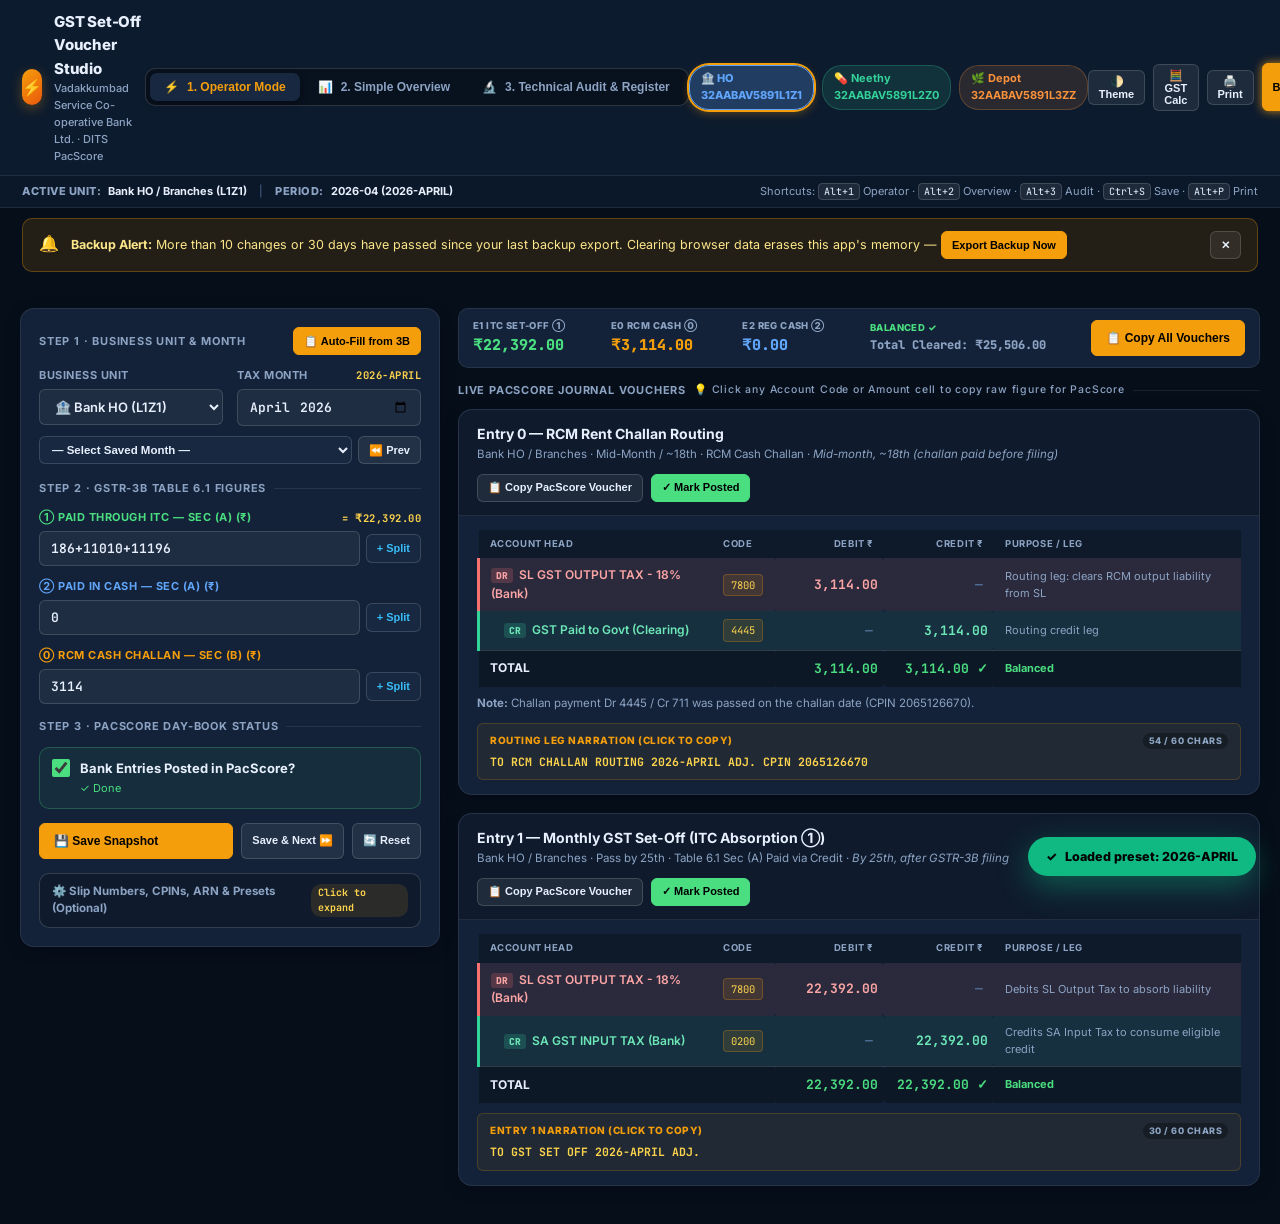
<file: Software/index.html>
<!DOCTYPE html>
<html lang="en">
<head>
  <meta charset="UTF-8">
  <meta name="viewport" content="width=device-width, initial-scale=1.0">
  <title>GST Set-Off Voucher Studio | Vadakkumbad Co-op Bank</title>
  <link rel="preconnect" href="https://fonts.googleapis.com">
  <link rel="preconnect" href="https://fonts.gstatic.com" crossorigin>
  <link href="https://fonts.googleapis.com/css2?family=Inter:wght@400;500;600;700;800&family=JetBrains+Mono:wght@400;600;700;800&display=swap" rel="stylesheet">
  <link rel="stylesheet" href="styles.css">
</head>
<body>

<div class="app-shell">
  <!-- Top Application Bar -->
  <header class="top-header no-print">
    <div class="brand-section">
      <div class="brand-badge">⚡</div>
      <div class="brand-titles">
        <h1>GST Set-Off Voucher Studio</h1>
        <p>Vadakkumbad Service Co-operative Bank Ltd. · DITS PacScore</p>
      </div>
    </div>

    <!-- Center 3-Mode Segmented Switcher -->
    <nav class="mode-switcher" aria-label="Workspace Mode">
      <button type="button" class="nav-tab active" data-tab="generator" id="nav-tab-operator" title="Fast monthly data entry & PacScore vouchers (Alt+1)">
        <span>⚡</span> 1. Operator Mode
      </button>
      <button type="button" class="nav-tab" data-tab="dashboard" id="nav-tab-executive" title="Executive overview & compliance tracker (Alt+2)">
        <span>📊</span> 2. Simple Overview
      </button>
      <button type="button" class="nav-tab" data-tab="reconcile" id="nav-tab-audit" title="Statutory audit, GSTR-3B matrix & registers (Alt+3)">
        <span>🔬</span> 3. Technical Audit &amp; Register
      </button>
    </nav>

    <!-- Topbar Entity Chips -->
    <div class="header-chips">
      <span class="entity-chip chip-bank active" data-entity="bank" title="Click: Switch active entity · Double-click: Copy GSTIN">🏦 HO 32AABAV5891L1Z1</span>
      <span class="entity-chip chip-neethi" data-entity="neethi" title="Click: Switch active entity · Double-click: Copy GSTIN">💊 Neethy 32AABAV5891L2Z0</span>
      <span class="entity-chip chip-depot" data-entity="depot" title="Click: Switch active entity · Double-click: Copy GSTIN">🌿 Depot 32AABAV5891L3ZZ</span>
    </div>

    <!-- Header Tools -->
    <div class="header-tools">
      <button type="button" class="btn btn-sm" id="btn-theme-toggle" title="Toggle Light / Dark Theme">🌓 Theme</button>
      <button type="button" class="btn btn-sm" id="btn-open-calc" title="Open Rule 38 & GST Calculator">🧮 GST Calc</button>
      <button type="button" class="btn btn-sm" id="btn-print-view" title="Print Current View (Alt+P)">🖨️ Print</button>
      <button type="button" class="btn btn-sm btn-primary" id="btn-quick-backup" title="Export Backup JSON">⬇️ Backup</button>
    </div>
  </header>

  <!-- Real-Time Context / Status Bar -->
  <div class="context-bar no-print">
    <div style="display:flex;align-items:center;gap:12px">
      <div><span class="context-lbl">Active Unit:</span> <span id="context-active-entity" style="font-weight:700;color:var(--tx)">Bank Head Office (L1Z1)</span></div>
      <div style="color:var(--dim)">|</div>
      <div><span class="context-lbl">Period:</span> <span id="context-active-period" class="mono" style="font-weight:700;color:var(--tx)">2026-09 (SEPTEMBER 2026)</span></div>
    </div>
    <div class="context-shortcuts">
      <span>Shortcuts:</span>
      <kbd>Alt+1</kbd> Operator · <kbd>Alt+2</kbd> Overview · <kbd>Alt+3</kbd> Audit · <kbd>Ctrl+S</kbd> Save · <kbd>Alt+P</kbd> Print
    </div>
  </div>

  <!-- System Alerts (Cross-tab & Backup Reminders) -->
  <div id="system-alerts-container" class="no-print" style="padding:10px 22px 0 22px"></div>

  <!-- Main Viewport Area -->
  <main class="main-viewport">

    <!-- ======================================================================
         MODE 1: FAST OPERATOR TERMINAL (SIDE-BY-SIDE SPLIT WORKSTATION)
         ====================================================================== -->
    <div id="view-generator" class="tab-view active">
      <!-- Printable Voucher Header (Print Only) -->
      <div class="print-only print-voucher-header">
        <div class="pvh-title-row">
          <h2>VADAKKUMBAD SERVICE CO-OPERATIVE BANK LTD.</h2>
          <p class="pvh-subtitle">DITS PacScore GST Set-Off Journal Vouchers</p>
        </div>
        <div class="pvh-meta-grid">
          <div><span class="pvh-lbl">Business Unit:</span> <span id="pvh-entity-name" class="pvh-val">Bank HO / Branches</span></div>
          <div><span class="pvh-lbl">GSTIN:</span> <span id="pvh-gstin" class="pvh-val mono">32AABAV5891L1Z1</span></div>
          <div><span class="pvh-lbl">Tax Period:</span> <span id="pvh-period" class="pvh-val mono">2026-SEPTEMBER</span></div>
          <div><span class="pvh-lbl">Bank Entries:</span> <span id="pvh-bank-status" class="pvh-val">POSTED IN PACSCORE</span></div>
          <div><span class="pvh-lbl">3B Verified:</span> <span id="pvh-verified" class="pvh-val">VERIFIED MATCH</span></div>
          <div><span class="pvh-lbl">Printed On:</span> <span id="pvh-print-date" class="pvh-val mono"></span></div>
        </div>
      </div>

      <!-- SIDE-BY-SIDE SPLIT WORKSTATION -->
      <div class="operator-split-grid">

        <!-- LEFT PANE: FAST INPUT CARD (420px width) -->
        <div class="card operator-left no-print" style="margin-bottom:0">
          <div style="display:flex;justify-content:space-between;align-items:center;margin-bottom:12px">
            <div class="sh" style="margin-bottom:0">Step 1 · Business Unit &amp; Month</div>
            <button type="button" class="btn btn-sm btn-primary" id="btn-open-gstr3b" title="Paste GSTR-3B PDF text or JSON">📋 Auto-Fill from 3B</button>
          </div>

          <div class="grid2" style="margin-bottom:10px">
            <div class="field" style="margin-bottom:0">
              <label for="gen-entity">Business Unit</label>
              <select id="gen-entity">
                <option value="bank">🏦 Bank HO (L1Z1)</option>
                <option value="neethi">💊 Neethy Store (L2Z0)</option>
                <option value="depot">🌿 Manure Depot (L3ZZ)</option>
              </select>
            </div>
            <div class="field" style="margin-bottom:0">
              <label for="gen-period"><span>Tax Month</span><span class="math-preview" id="gen-period-label">2026-SEPTEMBER</span></label>
              <input type="month" id="gen-period" value="2026-09">
            </div>
          </div>

          <!-- Quick Month Loader Bar -->
          <div style="display:flex;gap:6px;align-items:center;margin-bottom:16px">
            <select id="gen-load-saved-select" style="flex:1;background:var(--card2);color:var(--tx);border:1px solid var(--bdr2);padding:6px 8px;border-radius:6px;font-size:11.5px;font-weight:600">
              <option value="">— Jump to Saved Month —</option>
            </select>
            <button type="button" class="btn btn-sm" id="btn-gen-prev-month" title="Load previous month">⏪ Prev</button>
          </div>

          <div class="sh">Step 2 · GSTR-3B Table 6.1 Figures</div>

          <!-- Figure 1: ITC -->
          <div class="field">
            <label for="gen-itc">
              <span style="color:var(--green)">① Paid Through ITC — Sec (A) (₹)</span>
              <span class="math-preview" id="prev-gen-itc"></span>
            </label>
            <div class="input-with-tools">
              <input type="text" id="gen-itc" placeholder="e.g. 186+11010+11196" value="1090+1611+1611">
              <button type="button" class="btn-subsplit-toggle" data-target="subsplit-itc" title="Split IGST + CGST + SGST">+ Split</button>
            </div>
            <div id="subsplit-itc" class="subsplit-box" style="display:none">
              <div class="subsplit-head">
                <span>Table 6.1(A) ITC Sub-Columns</span>
                <button type="button" class="btn-close-subsplit" data-target="subsplit-itc">✕</button>
              </div>
              <div class="subsplit-grid">
                <div><label>IGST ₹</label><input type="text" id="sub-itc-igst" class="subsplit-input" placeholder="0"></div>
                <div><label>CGST ₹</label><input type="text" id="sub-itc-cgst" class="subsplit-input" placeholder="0"></div>
                <div><label>SGST ₹</label><input type="text" id="sub-itc-sgst" class="subsplit-input" placeholder="0"></div>
              </div>
              <div class="subsplit-actions">
                <button type="button" class="btn-subsplit-quick" data-sub="itc" data-mode="cgst-equal-sgst">CGST = SGST (×2)</button>
                <button type="button" class="btn-subsplit-quick" data-sub="itc" data-mode="clear" style="color:var(--muted);border-color:var(--bdr2)">Clear</button>
              </div>
            </div>
          </div>

          <!-- Figure 2: Regular Cash -->
          <div class="field">
            <label for="gen-cash">
              <span style="color:var(--bank)">② Paid in Cash — Sec (A) (₹)</span>
              <span class="math-preview" id="prev-gen-cash"></span>
            </label>
            <div class="input-with-tools">
              <input type="text" id="gen-cash" placeholder="0 if covered by ITC" value="12340+13430">
              <button type="button" class="btn-subsplit-toggle" data-target="subsplit-cash" title="Split IGST + CGST + SGST">+ Split</button>
            </div>
            <div id="subsplit-cash" class="subsplit-box" style="display:none">
              <div class="subsplit-head">
                <span>Table 6.1(A) Cash Sub-Columns</span>
                <button type="button" class="btn-close-subsplit" data-target="subsplit-cash">✕</button>
              </div>
              <div class="subsplit-grid">
                <div><label>IGST ₹</label><input type="text" id="sub-cash-igst" class="subsplit-input" placeholder="0"></div>
                <div><label>CGST ₹</label><input type="text" id="sub-cash-cgst" class="subsplit-input" placeholder="0"></div>
                <div><label>SGST ₹</label><input type="text" id="sub-cash-sgst" class="subsplit-input" placeholder="0"></div>
              </div>
              <div class="subsplit-actions">
                <button type="button" class="btn-subsplit-quick" data-sub="cash" data-mode="cgst-equal-sgst">CGST = SGST (×2)</button>
                <button type="button" class="btn-subsplit-quick" data-sub="cash" data-mode="clear" style="color:var(--muted);border-color:var(--bdr2)">Clear</button>
              </div>
            </div>
          </div>

          <!-- Figure 0: RCM Cash -->
          <div class="field">
            <label for="gen-rcm">
              <span style="color:var(--saf)">⓪ RCM Cash Challan — Sec (B) (₹)</span>
              <span class="math-preview" id="prev-gen-rcm"></span>
            </label>
            <div class="input-with-tools">
              <input type="text" id="gen-rcm" placeholder="3114 for Bank HO rent" value="1557+1557">
              <button type="button" class="btn-subsplit-toggle" data-target="subsplit-rcm" title="Split CGST + SGST">+ Split</button>
            </div>
            <div id="subsplit-rcm" class="subsplit-box" style="display:none">
              <div class="subsplit-head">
                <span>Table 6.1(B) Reverse Charge Sub-Columns</span>
                <button type="button" class="btn-close-subsplit" data-target="subsplit-rcm">✕</button>
              </div>
              <div class="subsplit-grid">
                <div><label>IGST ₹</label><input type="text" id="sub-rcm-igst" class="subsplit-input" placeholder="0"></div>
                <div><label>CGST ₹</label><input type="text" id="sub-rcm-cgst" class="subsplit-input" placeholder="0"></div>
                <div><label>SGST ₹</label><input type="text" id="sub-rcm-sgst" class="subsplit-input" placeholder="0"></div>
              </div>
              <div class="subsplit-actions">
                <button type="button" class="btn-subsplit-quick" data-sub="rcm" data-mode="cgst-equal-sgst">CGST = SGST (×2)</button>
                <button type="button" class="btn-subsplit-quick" data-sub="rcm" data-mode="clear" style="color:var(--muted);border-color:var(--bdr2)">Clear</button>
              </div>
            </div>
          </div>

          <!-- Step 3: Big Simple PacScore Status Toggle Switch -->
          <div class="sh" style="margin-top:14px">Step 3 · PacScore Day-Book Status</div>
          <div class="status-toggle-box">
            <div style="display:flex;align-items:center;justify-content:space-between">
              <div>
                <label style="display:flex;align-items:center;gap:10px;cursor:pointer;font-weight:700;font-size:13px;color:var(--tx);margin:0">
                  <input type="checkbox" id="gen-bank-entries-done" checked style="width:18px;height:18px;accent-color:var(--green);cursor:pointer">
                  <span>Bank Entries Posted in PacScore?</span>
                </label>
                <div style="font-size:11px;color:var(--muted);margin-left:28px;margin-top:2px" id="gen-bank-status-sub">
                  Vouchers recorded in PacScore General Ledger.
                </div>
              </div>
            </div>
          </div>

          <div style="display:flex;gap:8px;margin-top:14px;flex-wrap:wrap">
            <button type="button" class="btn btn-primary" id="btn-save-register" style="flex:1">💾 Save Snapshot</button>
            <button type="button" class="btn btn-sm" id="btn-save-next-month" title="Save this month and advance to next month">Save &amp; Next ⏩</button>
            <button type="button" class="btn btn-sm" id="btn-reset-form" title="Reset form to defaults">🔄 Reset</button>
          </div>

          <!-- Progressive Disclosure Accordion: Granular Slips, CPINs, ARN & Presets -->
          <details class="advanced-drawer" id="gen-advanced-drawer">
            <summary>
              <span>⚙️ Slip Numbers, CPINs, ARN &amp; Presets (Optional)</span>
              <span class="drawer-pill">Click to expand</span>
            </summary>
            <div class="drawer-body">
              <!-- PacScore Slips -->
              <div style="margin-bottom:12px">
                <div style="display:flex;justify-content:space-between;align-items:center;margin-bottom:6px">
                  <span style="font-size:11px;font-weight:700;color:var(--tx)">PacScore Day-Book Slip Numbers:</span>
                  <button type="button" class="btn-link-action" id="btn-same-slip">🔗 Same Slip #</button>
                </div>
                <div class="grid3" style="gap:6px">
                  <div class="field" style="margin-bottom:0">
                    <label for="gen-e0-slip">E0 RCM Slip</label>
                    <input type="text" id="gen-e0-slip" placeholder="e.g. 611">
                  </div>
                  <div class="field" style="margin-bottom:0">
                    <label for="gen-e1-slip">E1 ITC Slip</label>
                    <input type="text" id="gen-e1-slip" placeholder="e.g. 613">
                  </div>
                  <div class="field" style="margin-bottom:0">
                    <label for="gen-e2-slip">E2 Cash Slip</label>
                    <input type="text" id="gen-e2-slip" placeholder="e.g. 617">
                  </div>
                </div>
              </div>

              <!-- CPINs -->
              <div class="grid2" style="gap:8px">
                <div class="field">
                  <label for="gen-rcm-cpin"><span>RCM CPIN</span><span class="cpin-counter" id="badge-rcm-cpin-len"></span></label>
                  <input type="text" id="gen-rcm-cpin" placeholder="10-digit CPIN" maxlength="10">
                </div>
                <div class="field">
                  <label for="gen-reg-cpin">
                    <span>Reg Cash CPIN</span>
                    <button type="button" class="btn-link-action" id="btn-copy-rcm-cpin">🔗 Copy RCM</button>
                    <span class="cpin-counter" id="badge-reg-cpin-len"></span>
                  </label>
                  <input type="text" id="gen-reg-cpin" placeholder="Optional" maxlength="10">
                </div>
              </div>

              <!-- GL Status, Post Date, ARN, File Date -->
              <div class="grid2" style="gap:8px">
                <div class="field">
                  <label for="gen-gl-status">Exact Status</label>
                  <select id="gen-gl-status">
                    <option value="draft">Draft (Unposted)</option>
                    <option value="posted" selected>Posted in GL</option>
                    <option value="reconciled">Reconciled</option>
                  </select>
                </div>
                <div class="field">
                  <label for="gen-gl-postdate">GL Post Date</label>
                  <input type="date" id="gen-gl-postdate" value="2026-10-31">
                </div>
              </div>

              <div class="grid2" style="gap:8px">
                <div class="field">
                  <label for="gen-arn">GSTR-3B ARN</label>
                  <input type="text" id="gen-arn" placeholder="AA320926391808L">
                </div>
                <div class="field">
                  <label for="gen-filedate">Return Filed Date</label>
                  <input type="date" id="gen-filedate">
                </div>
              </div>

              <div class="field">
                <label for="gen-notes">Audit / Narration Note</label>
                <input type="text" id="gen-notes" placeholder="Optional internal note">
              </div>
              <input type="hidden" id="gen-output-liability" value="">
              <input type="checkbox" id="gen-verified" checked style="display:none">

              <!-- Quick Presets -->
              <div style="margin-top:8px;padding-top:8px;border-top:1px solid var(--bdr)">
                <div style="font-size:10px;font-weight:800;color:var(--muted);text-transform:uppercase;margin-bottom:6px">Quick Audited Presets (FY 26-27):</div>
                <div style="display:flex;flex-wrap:wrap;gap:4px">
                  <button type="button" class="btn btn-sm" data-preset="bank-apr26">Bank Apr</button>
                  <button type="button" class="btn btn-sm" data-preset="bank-may26">Bank May</button>
                  <button type="button" class="btn btn-sm" data-preset="bank-jun26">Bank Jun</button>
                  <button type="button" class="btn btn-sm" data-preset="bank-jul26">Bank Jul</button>
                  <button type="button" class="btn btn-sm" data-preset="bank-aug26">Bank Aug</button>
                  <button type="button" class="btn btn-sm" data-preset="bank-sep26">Bank Sep</button>
                  <button type="button" class="btn btn-sm" data-preset="neethi-apr26">Neethi Apr</button>
                  <button type="button" class="btn btn-sm" data-preset="neethi-jul26">Neethi Jul</button>
                  <button type="button" class="btn btn-sm" data-preset="neethi-aug26">Neethi Aug</button>
                  <button type="button" class="btn btn-sm" data-preset="neethi-sep26">Neethi Sep</button>
                  <button type="button" class="btn btn-sm" data-preset="depot-jul26">Depot Jul</button>
                  <button type="button" class="btn btn-sm" data-preset="depot-aug26">Depot Aug</button>
                  <button type="button" class="btn btn-sm" data-preset="depot-sep26">Depot Sep</button>
                </div>
              </div>
            </div>
          </details>
        </div>

        <!-- RIGHT PANE: STICKY LIVE PACSCORE VOUCHERS -->
        <div class="operator-right">
          <!-- Warnings / Compliance Banner Area -->
          <div id="gen-warnings-container" class="no-print"></div>

          <!-- Compact KPI Strip + Copy All Button -->
          <div class="operator-kpi-bar no-print">
            <div class="op-kpi">
              <span class="op-kpi-lbl">E1 ITC Set-Off ①</span>
              <span class="op-kpi-val" id="kpi-itc" style="color:var(--green)">₹4,312.00</span>
            </div>
            <div class="op-kpi">
              <span class="op-kpi-lbl">E0 RCM Cash ⓪</span>
              <span class="op-kpi-val" id="kpi-rcm" style="color:var(--saf)">₹3,114.00</span>
            </div>
            <div class="op-kpi">
              <span class="op-kpi-lbl">E2 Reg Cash ②</span>
              <span class="op-kpi-val" id="kpi-cash" style="color:var(--bank)">₹25,770.00</span>
            </div>
            <div class="op-kpi">
              <span class="op-kpi-lbl" id="kpi-status">Balanced ✓</span>
              <span class="op-kpi-val" id="kpi-total-output" style="font-size:12px;color:var(--muted)">Total: ₹33,196.00</span>
            </div>
            <button type="button" class="btn btn-primary" id="btn-copy-all-vouchers">📋 Copy All Vouchers</button>
          </div>

          <div class="sh no-print" style="margin-bottom:10px">
            <span>Live PacScore Journal Vouchers</span>
            <span style="font-size:10.5px;color:var(--muted);text-transform:none;font-weight:500">💡 Click any Account Code or Amount cell to copy raw figure for PacScore</span>
          </div>

          <!-- Generated Voucher Cards Container -->
          <div id="gen-vouchers-container"></div>
        </div>
      </div>

      <!-- Formal Printable PacScore Physical Signature Block Footer (Print Only) -->
      <div class="print-only print-voucher-footer">
        <div class="pv-signatures">
          <div class="sig-box"><div class="sig-line"></div><div class="sig-title">Prepared By</div><div class="sig-role">Clerk / IT Section</div></div>
          <div class="sig-box"><div class="sig-line"></div><div class="sig-title">Verified By</div><div class="sig-role">Accountant / Senior Manager</div></div>
          <div class="sig-box"><div class="sig-line"></div><div class="sig-title">Approved By</div><div class="sig-role">Secretary / General Manager</div></div>
        </div>
        <div class="pv-statutory-note">
          Statutory Audit Copy · Retain with Physical GSTR-3B Acknowledgement &amp; Bank Challans (Form PMT-06 / CPIN)
        </div>
      </div>
    </div>

    <!-- ======================================================================
         MODE 2: SIMPLE BEGINNER-FRIENDLY EXECUTIVE OVERVIEW
         ====================================================================== -->
    <div id="view-dashboard" class="tab-view">
      <!-- Upcoming Filing Countdown Banner -->
      <div class="card" style="border-left:4px solid var(--saf);background:linear-gradient(90deg, rgba(245,158,11,0.08) 0%, var(--card) 100%);margin-bottom:16px">
        <div style="display:flex;justify-content:space-between;align-items:center;flex-wrap:wrap;gap:12px">
          <div>
            <div style="display:flex;align-items:center;gap:8px">
              <span style="font-size:18px">📅</span>
              <strong style="font-size:14px;color:var(--tx)">Next Monthly Filing: October 2026 (2026-10)</strong>
              <span class="status-chip status-draft">Due 20-Nov-2026</span>
            </div>
            <div style="font-size:12px;color:var(--muted);margin-top:3px">
              Step 1: Pay RCM Rent Challan by <strong style="color:var(--saf)">18-Nov-2026</strong> · Step 2: CA files GSTR-3B by <strong style="color:var(--green)">20-Nov-2026</strong> · Step 3: Post Set-off in PacScore by <strong style="color:var(--bank)">25-Nov-2026</strong>
            </div>
          </div>
          <button type="button" class="btn btn-primary" id="btn-dash-start-oct">➕ Start Oct 2026 Entry</button>
        </div>
      </div>

      <!-- 3 Clean Jargon-Free Hero Cards (Updated FY 26-27 Figures) -->
      <div class="grid3" style="margin-bottom:16px">
        <div class="card" style="border-top:3px solid var(--saf);margin-bottom:0">
          <div style="font-size:11px;font-weight:800;color:var(--saf);text-transform:uppercase">💳 Total Cash Paid to Govt (FY 26-27)</div>
          <div style="font-size:26px;font-weight:800;font-family:var(--mono);color:var(--tx);margin:6px 0" id="dash-tot-cash-hero">₹1,51,393.00</div>
          <div style="font-size:11.5px;color:var(--muted)">Actual bank money paid via Challan 4445 (Regular Cash + RCM Rent) across all 3 units.</div>
        </div>

        <div class="card" style="border-top:3px solid var(--green);margin-bottom:0">
          <div style="font-size:11px;font-weight:800;color:var(--green);text-transform:uppercase">🛡️ Tax Saved Using Purchase Credit (ITC)</div>
          <div style="font-size:26px;font-weight:800;font-family:var(--mono);color:var(--green);margin:6px 0" id="dash-tot-itc-hero">₹3,07,723.00</div>
          <div style="font-size:11.5px;color:var(--muted)">Output tax settled using input credits (Entry ①) without spending bank cash.</div>
        </div>

        <div class="card" style="border-top:3px solid var(--purple);margin-bottom:0">
          <div style="font-size:11px;font-weight:800;color:var(--purple);text-transform:uppercase">🚦 PacScore GL Posting Health</div>
          <div style="font-size:24px;font-weight:800;color:var(--tx);margin:6px 0" id="dash-gl-health-hero">17 / 18 Posted ✓</div>
          <div style="font-size:11.5px;color:var(--muted)" id="dash-gl-health-sub">17 returns posted in PacScore GL · 1 pending catch-up slip.</div>
        </div>
      </div>

      <!-- Action Items & Cleared Reversals -->
      <div class="grid2" style="margin-bottom:16px">
        <div class="card" style="margin-bottom:0">
          <div class="sh">Pending Action Items</div>
          <ul id="dash-action-list" style="list-style:none;font-size:12.5px;display:flex;flex-direction:column;gap:8px"></ul>
        </div>
        <div class="card" style="margin-bottom:0">
          <div class="sh">Prior-Year (FY 2025-26) Reversal Status</div>
          <div id="dash-reversal-summary" style="font-size:12.5px;display:flex;flex-direction:column;gap:8px"></div>
        </div>
      </div>

      <!-- Clean Traffic-Light Monthly Matrix -->
      <div class="card">
        <div style="display:flex;justify-content:space-between;align-items:center;margin-bottom:14px;flex-wrap:wrap;gap:10px">
          <div>
            <div class="sh" style="margin-bottom:2px">Monthly Compliance Traffic-Light Tracker</div>
            <div style="font-size:11.5px;color:var(--muted)">🟢 Posted in PacScore · 🟡 Pending GL Adjustment · ⚪ Not Yet Filed — Click any box to view or print its vouchers</div>
          </div>
          <div style="display:flex;align-items:center;gap:8px">
            <label style="font-size:11px;font-weight:700;color:var(--muted);text-transform:uppercase">Financial Year:</label>
            <select id="dash-fy-select" style="background:var(--card2);color:var(--tx);border:1px solid var(--bdr2);padding:6px 12px;border-radius:6px;font-weight:700">
              <option value="2026-27" selected>FY 2026-27 (Current)</option>
              <option value="2025-26">FY 2025-26 (Closed)</option>
            </select>
          </div>
        </div>

        <!-- Hidden KPI IDs preserved for internal sync -->
        <div style="display:none">
          <span id="dash-tot-rcm"></span><span id="dash-tot-itc"></span><span id="dash-tot-cash"></span><span id="dash-tot-cleared"></span>
        </div>

        <div style="overflow-x:auto">
          <table class="matrix-table" id="dash-matrix-table">
            <thead>
              <tr>
                <th style="width:140px">Month</th>
                <th>🏦 Bank HO / Branches (L1Z1)</th>
                <th>💊 Neethy Medical Store (L2Z0)</th>
                <th>🌿 Fertilizer / Manure Depot (L3ZZ)</th>
              </tr>
            </thead>
            <tbody id="dash-matrix-tbody"></tbody>
            <tfoot id="dash-matrix-tfoot" style="font-weight:700;background:rgba(0,0,0,0.3)"></tfoot>
          </table>
        </div>
      </div>
    </div>

    <!-- ======================================================================
         MODE 3: UNIFIED STATUTORY AUDIT, GSTR-3B, REGISTER & SETTINGS HUB
         ====================================================================== -->
    <div id="view-reconcile" class="tab-view">
      <!-- Formal Printable PacScore Annual Reconciliation Header (Print Only) -->
      <div class="print-only print-voucher-header">
        <div class="pvh-title-row">
          <h2>VADAKKUMBAD SERVICE CO-OPERATIVE BANK LTD.</h2>
          <p class="pvh-subtitle">Statutory GST Audit, GSTR-3B Table 6.1 Analysis &amp; GL Reconciliation Report</p>
        </div>
        <div class="pvh-meta-grid">
          <div><span class="pvh-lbl">Business Unit:</span> <span id="pvh-rec-entity-name" class="pvh-val">Bank HO / Branches</span></div>
          <div><span class="pvh-lbl">GSTIN:</span> <span id="pvh-rec-gstin" class="pvh-val mono">32AABAV5891L1Z1</span></div>
          <div><span class="pvh-lbl">Financial Year:</span> <span id="pvh-rec-fy" class="pvh-val mono">FY 2026-27</span></div>
          <div><span class="pvh-lbl">Printed On:</span> <span id="pvh-rec-print-date" class="pvh-val mono"></span></div>
        </div>
      </div>

      <!-- Unified Sub-Navigation Bar for Mode 3 -->
      <div class="card no-print" style="padding:12px 16px;margin-bottom:16px">
        <div style="display:flex;justify-content:space-between;align-items:center;flex-wrap:wrap;gap:10px">
          <div style="display:flex;gap:6px;flex-wrap:wrap">
            <button type="button" class="btn btn-sm audit-subtab active" data-audit-target="audit-sec-gl">⚖️ 1. PacScore GL Cross-Match</button>
            <button type="button" class="btn btn-sm audit-subtab" data-audit-target="audit-sec-3b">📋 2. GSTR-3B Table 6.1 Matrix</button>
            <button type="button" class="btn btn-sm audit-subtab" data-audit-target="audit-sec-reversals">🔄 3. Annual Reconcile &amp; Reversals</button>
            <button type="button" class="btn btn-sm audit-subtab" data-audit-target="audit-sec-register">🗂️ 4. Return Register (CSV)</button>
            <button type="button" class="btn btn-sm audit-subtab" data-audit-target="audit-sec-r38">🏛️ 5. Rule 38 Inspector</button>
            <button type="button" class="btn btn-sm audit-subtab" data-audit-target="audit-sec-settings">⚙️ 6. Settings &amp; Backup</button>
          </div>
          <div style="display:flex;gap:8px;align-items:center" id="audit-entity-fy-controls">
            <select id="rec-entity" style="background:var(--card2);color:var(--tx);border:1px solid var(--bdr2);padding:5px 10px;border-radius:6px;font-weight:700;font-size:12px">
              <option value="bank">🏦 Bank HO (L1Z1)</option>
              <option value="neethi">💊 Neethy Store (L2Z0)</option>
              <option value="depot">🌿 Manure Depot (L3ZZ)</option>
            </select>
            <select id="rec-fy" style="background:var(--card2);color:var(--tx);border:1px solid var(--bdr2);padding:5px 10px;border-radius:6px;font-weight:700;font-size:12px">
              <option value="2026-27" selected>FY 2026-27</option>
              <option value="2025-26">FY 2025-26</option>
            </select>
          </div>
        </div>

        <!-- PacScore GL Accounts Mapping Pill Strip -->
        <div id="rec-entity-gl-strip" style="display:flex;flex-wrap:wrap;gap:8px;padding:7px 12px;background:rgba(0,0,0,0.22);border-radius:6px;border:1px solid var(--bdr);margin-top:10px;font-size:11.5px">
          <div><strong style="color:var(--muted)">Input Tax (SA):</strong> <span id="rec-strip-sa" class="mono" style="color:var(--green)">0200 SA GST INPUT TAX</span></div>
          <div style="color:var(--dim)">•</div>
          <div><strong style="color:var(--muted)">Output Tax (SL):</strong> <span id="rec-strip-sl" class="mono" style="color:var(--bank)">7800 SL GST OUTPUT TAX -18%</span></div>
          <div style="color:var(--dim)">•</div>
          <div><strong style="color:var(--muted)">Clearing / Cash:</strong> <span class="mono" style="color:var(--saf)">4445 GST PAID TO GOVT</span></div>
        </div>
      </div>

      <!-- SUB-VIEW 1: PACSCORE GENERAL LEDGER CROSS-RECONCILIATION (DEFAULT IN AUDIT) -->
      <div id="audit-sec-gl" class="audit-subview">
        <div class="card">
          <div class="sh">PacScore General Ledger XML Line-Item Slip Cross-Reconciliation</div>
          <div id="audit-gl-anomaly-banner" style="margin-bottom:12px"></div>
          <div style="overflow-x:auto">
            <table class="data-table" id="audit-gl-table">
              <thead>
                <tr>
                  <th>Tax Period</th>
                  <th style="text-align:right">GSTR-3B Total</th>
                  <th style="text-align:right">GL Posted Total</th>
                  <th style="text-align:right">Variance</th>
                  <th>E1 ITC Slip (SA Cr)</th>
                  <th>E2 Cash Slip (4445 Cr)</th>
                  <th>E0 RCM Slip (4445 Cr)</th>
                  <th style="text-align:center">PMT-06 Receipt</th>
                  <th style="text-align:center">GL Status</th>
                </tr>
              </thead>
              <tbody id="audit-gl-tbody"></tbody>
              <tfoot id="audit-gl-tfoot" style="font-weight:800;background:rgba(0,0,0,0.3)"></tfoot>
            </table>
          </div>
        </div>
      </div>

      <!-- SUB-VIEW 2: GSTR-3B TABLE 6.1 SUB-COLUMN MATRIX -->
      <div id="audit-sec-3b" class="audit-subview" style="display:none">
        <div class="card">
          <div class="sh">GSTR-3B Table 6.1 Tax Payment &amp; Table 3.1(d) RCM Breakdown</div>
          <div style="overflow-x:auto">
            <table class="data-table" id="audit-3b-table">
              <thead>
                <tr>
                  <th>Period</th>
                  <th>Filed ARN &amp; Date</th>
                  <th style="text-align:right">① ITC Paid (IGST+CGST+SGST)</th>
                  <th style="text-align:right">② Cash Paid (CGST+SGST)</th>
                  <th style="text-align:right">⓪ RCM Cash (3.1d)</th>
                  <th style="text-align:right">Total Settled</th>
                  <th style="text-align:center">3B Verified</th>
                  <th style="text-align:center">GL Status</th>
                </tr>
              </thead>
              <tbody id="audit-3b-tbody"></tbody>
              <tfoot id="audit-3b-tfoot" style="font-weight:800;background:rgba(0,0,0,0.3)"></tfoot>
            </table>
          </div>
        </div>
      </div>

      <!-- SUB-VIEW 3: 12-MONTH RECONCILER & REVERSAL GENERATOR -->
      <div id="audit-sec-reversals" class="audit-subview" style="display:none">
        <div class="card">
          <div style="display:flex;justify-content:space-between;align-items:center;margin-bottom:12px;flex-wrap:wrap;gap:8px">
            <div class="sh" style="margin-bottom:0">12-Month Interactive Worksheet &amp; Credit Ledger Tie-Out</div>
            <div style="display:flex;gap:8px">
              <button type="button" class="btn btn-sm" id="btn-rec-sync-saved">🔄 Pull Saved History</button>
              <button type="button" class="btn btn-sm" id="btn-rec-paste-excel">📋 Paste Excel Column</button>
            </div>
          </div>

          <div style="overflow-x:auto;margin-bottom:16px">
            <table class="data-table" id="rec-grid-table">
              <thead>
                <tr>
                  <th>Month</th>
                  <th style="text-align:right">Entry 0: RCM Cash (₹)</th>
                  <th style="text-align:right">Entry 1: ITC Set-Off ① (₹)</th>
                  <th style="text-align:right">Entry 2: Regular Cash ② (₹)</th>
                  <th style="text-align:right">Total Output Cleared</th>
                  <th>Challan CPIN</th>
                  <th style="text-align:center">Edit</th>
                </tr>
              </thead>
              <tbody id="rec-grid-tbody"></tbody>
              <tfoot id="rec-grid-tfoot" style="font-weight:800;background:rgba(0,0,0,0.3)"></tfoot>
            </table>
          </div>

          <div class="grid4" id="rec-quarterly-cards" style="margin-bottom:18px"></div>

          <!-- 10-Minute Audit Verifier Box -->
          <div class="card2" style="border:1.5px solid var(--saf)">
            <div class="sh" style="color:var(--saf)">10-Minute Electronic Credit Ledger Tie-Out &amp; Reversal Generator</div>
            <div class="grid3" style="margin-bottom:12px">
              <div class="field">
                <label for="rec-gl-override"><span>GL Posted SA Set-Off Total (₹)</span><span class="math-preview" id="prev-rec-gl"></span></label>
                <input type="text" id="rec-gl-override" placeholder="Defaults to sum of ① above">
              </div>
              <div class="field">
                <label for="rec-portal-input"><span>Portal Credit Ledger Debit Sum (₹)</span><span class="math-preview" id="prev-rec-portal"></span></label>
                <input type="text" id="rec-portal-input" placeholder="Enter Portal Credit Ledger sum">
              </div>
              <div class="field" style="display:flex;flex-direction:column;justify-content:flex-end">
                <button type="button" class="btn btn-primary" id="btn-compute-reversal">⚡ Check Variance &amp; Build Reversal</button>
              </div>
            </div>
            <div id="rec-reversal-result-area"></div>
          </div>
        </div>

        <div class="card">
          <div class="sh">Cleared &amp; Audited Prior-Period Reversal Vouchers</div>
          <div id="rec-cleared-reversals-list"></div>
        </div>
      </div>

      <!-- SUB-VIEW 4: FULL FILTERABLE RETURN REGISTER -->
      <div id="audit-sec-register" class="audit-subview" style="display:none">
        <div class="card">
          <div style="display:flex;justify-content:space-between;align-items:center;margin-bottom:14px;flex-wrap:wrap;gap:10px">
            <div class="sh" style="margin-bottom:0">Complete Return Register &amp; CSV Export (<span id="badge-register-count">18</span> returns)</div>
            <div style="display:flex;gap:8px">
              <button type="button" class="btn btn-sm btn-green" id="btn-export-register-csv">⬇️ Export CSV for Auditor</button>
              <button type="button" class="btn btn-sm" onclick="window.print()">🖨️ Print Register</button>
            </div>
          </div>

          <div class="grid4" style="margin-bottom:14px">
            <div class="field" style="margin-bottom:0">
              <label>Entity Filter</label>
              <select id="reg-filter-entity">
                <option value="all">All Entities (3 GSTINs)</option>
                <option value="bank">Bank HO / Branches</option>
                <option value="neethi">Neethy Medical Store</option>
                <option value="depot">Fertilizer / Manure Depot</option>
              </select>
            </div>
            <div class="field" style="margin-bottom:0">
              <label>Financial Year</label>
              <select id="reg-filter-fy">
                <option value="all">All Years</option>
                <option value="2026-27" selected>FY 2026-27</option>
                <option value="2025-26">FY 2025-26</option>
              </select>
            </div>
            <div class="field" style="margin-bottom:0">
              <label>Status</label>
              <select id="reg-filter-status">
                <option value="all">All Statuses</option>
                <option value="posted">Posted in GL</option>
                <option value="reconciled">Reconciled</option>
                <option value="draft">Draft (Unposted)</option>
              </select>
            </div>
            <div class="field" style="margin-bottom:0">
              <label>Search (CPIN / Slip / ARN)</label>
              <input type="text" id="reg-search" placeholder="Type to filter...">
            </div>
          </div>

          <div style="overflow-x:auto">
            <table class="data-table" id="reg-table">
              <thead>
                <tr>
                  <th>Entity</th>
                  <th>Period</th>
                  <th style="text-align:right">RCM Cash (E0)</th>
                  <th style="text-align:right">ITC Set-Off (E1 ①)</th>
                  <th style="text-align:right">Reg Cash (E2 ②)</th>
                  <th style="text-align:right">Total Cleared</th>
                  <th>Slips (E0/E1/E2)</th>
                  <th>Status</th>
                  <th>Verified</th>
                  <th style="text-align:right">Actions</th>
                </tr>
              </thead>
              <tbody id="reg-tbody"></tbody>
            </table>
          </div>
        </div>
      </div>

      <!-- SUB-VIEW 5: RULE 38 50% BANKING DISCARD INSPECTOR -->
      <div id="audit-sec-r38" class="audit-subview" style="display:none">
        <div class="card">
          <div class="sh">Rule 38 (Section 17(4) CGST Act) Banking ITC 50% Discard Inspector</div>
          <div class="grid2">
            <div class="card2">
              <div style="font-weight:800;color:var(--bank);font-size:13px;margin-bottom:6px">Why Bank HO SA 0200 Contains 100% Eligible Credit</div>
              <p style="font-size:12px;color:var(--tx);line-height:1.6;margin-bottom:8px">
                Under Section 17(4) of the CGST Act, 2017, banking companies &amp; co-operative banks are mandated to claim only 50% of eligible input tax credit every month.
              </p>
              <p style="font-size:12px;color:var(--muted);line-height:1.6">
                <strong>Vadakkumbad SCB SOP:</strong> At purchase entry, invoices are expensed 50% directly into expenditure ledgers, and only the remaining 50% eligible tax is debited into <code>SA 0200</code>.
                Therefore, <code>SA 0200</code> in PacScore represents <strong>100% net claimable credit</strong>, requiring <em>zero post-return reversal</em> at set-off time.
              </p>
            </div>
            <div class="card2">
              <div style="font-weight:800;color:var(--saf);font-size:13px;margin-bottom:6px">Interactive Rule 38 Purchase Split Simulator</div>
              <div class="field" style="margin-bottom:8px">
                <label>Taxable Purchase Value (₹)</label>
                <input type="text" id="r38-test-amt" value="10000" placeholder="e.g. 10000">
              </div>
              <div id="r38-test-output" style="font-size:12px;font-family:var(--mono);background:rgba(0,0,0,0.3);padding:12px;border-radius:6px;border:1px solid var(--bdr)"></div>
            </div>
          </div>
        </div>
      </div>

      <!-- SUB-VIEW 6: SETTINGS, NARRATION POLICIES & JSON BACKUP -->
      <div id="audit-sec-settings" class="audit-subview" style="display:none">
        <div class="grid2">
          <div class="card">
            <div class="sh">Narration Style &amp; Voucher Policies</div>
            <div class="field">
              <label for="set-narr-profile">Narration Profile</label>
              <select id="set-narr-profile">
                <option value="sop" selected>SOP Profile (info.md: "TO GST SET OFF 2026-APRIL ADJ.")</option>
                <option value="legacy">Legacy Profile ("BANK-GST SET OFF 2026-APRIL ADJ.")</option>
                <option value="custom">Custom Templates</option>
              </select>
            </div>

            <div id="custom-narr-templates-box" style="display:none;margin-bottom:12px">
              <div class="field"><label>Entry 0 Routing Template</label><input type="text" id="set-template-e0route"></div>
              <div class="field"><label>Entry 0 Payment Leg Template</label><input type="text" id="set-template-e0pay"></div>
              <div class="field"><label>Entry 1 ITC Set-Off Template</label><input type="text" id="set-template-e1"></div>
              <div class="field"><label>Entry 2 Regular Cash Template</label><input type="text" id="set-template-e2"></div>
            </div>

            <div class="field">
              <label style="display:flex;align-items:center;gap:8px;cursor:pointer">
                <input type="checkbox" id="set-e0-bankleg" style="width:16px;height:16px;accent-color:var(--saf)">
                <span>Entry 0 includes bank payment leg (Dr 4445 / Cr 711) — 4-line voucher</span>
              </label>
            </div>
            <div class="field">
              <label style="display:flex;align-items:center;gap:8px;cursor:pointer">
                <input type="checkbox" id="set-e2-bankleg" style="width:16px;height:16px;accent-color:var(--saf)">
                <span>Entry 2 includes bank payment leg (Dr 4445 / Cr 711)</span>
              </label>
            </div>
            <div class="grid2">
              <div class="field">
                <label for="set-narr-maxlen">Narration Max Length</label>
                <input type="number" id="set-narr-maxlen" value="60" min="20" max="250">
              </div>
              <div class="field">
                <label for="set-copy-format">Clipboard Copy Format</label>
                <select id="set-copy-format">
                  <option value="tsv" selected>TSV (Excel / Sheets)</option>
                  <option value="text">Text Block (PacScore)</option>
                  <option value="json">JSON</option>
                </select>
              </div>
            </div>
            <button type="button" class="btn btn-primary" id="btn-save-settings">💾 Save Policies</button>
          </div>

          <div class="card">
            <div class="sh">Database Backup, Restore &amp; Reset</div>
            <div style="display:flex;flex-direction:column;gap:10px;margin-bottom:18px">
              <button type="button" class="btn btn-green" id="btn-export-backup-json">⬇️ Export Full JSON Backup</button>
              <button type="button" class="btn" id="btn-trigger-import">⬆️ Import JSON Backup (with Diff Preview)</button>
              <input type="file" id="file-import-input" accept=".json" style="display:none">
              <button type="button" class="btn" id="btn-restore-audited-seed" style="color:var(--saf2)">🔄 Reset to Audited September 2026 Defaults</button>
            </div>
            <div class="card2" style="border:1px solid var(--red);background:rgba(248,113,113,0.05)">
              <div style="font-size:11px;font-weight:800;color:var(--red);text-transform:uppercase;margin-bottom:4px">Danger Zone</div>
              <button type="button" class="btn btn-danger btn-sm" id="btn-wipe-data">⚠️ Wipe All Local Storage</button>
            </div>
          </div>
        </div>

        <div class="card">
          <div style="display:flex;justify-content:space-between;align-items:center;margin-bottom:12px">
            <div class="sh" style="margin-bottom:0">Compliance Audit Trail Log</div>
            <button type="button" class="btn btn-sm" id="btn-export-audit-csv">⬇️ Export Audit CSV</button>
          </div>
          <div style="max-height:240px;overflow-y:auto">
            <table class="data-table" id="audit-table">
              <thead><tr><th>Timestamp (ISO)</th><th>Action</th><th>Details</th></tr></thead>
              <tbody id="audit-tbody"></tbody>
            </table>
          </div>
        </div>
      </div>

      <!-- Formal Printable PacScore Physical Signature Block Footer (Print Only) -->
      <div class="print-only print-voucher-footer">
        <div class="pv-signatures">
          <div class="sig-box"><div class="sig-line"></div><div class="sig-title">Prepared By</div><div class="sig-role">Clerk / IT Section</div></div>
          <div class="sig-box"><div class="sig-line"></div><div class="sig-title">Verified By</div><div class="sig-role">Accountant / Senior Manager</div></div>
          <div class="sig-box"><div class="sig-line"></div><div class="sig-title">Approved By</div><div class="sig-role">Secretary / General Manager</div></div>
        </div>
        <div class="pv-statutory-note">
          Statutory Audit Copy · Annual Reconciliation Statement · Vadakkumbad Service Co-operative Bank Ltd.
        </div>
      </div>
    </div>

  </main>
</div>

<!-- ======================================================================
     MODAL 1: RULE 38 & GST CALCULATOR
     ====================================================================== -->
<div id="modal-calc" class="modal-overlay">
  <div class="modal-box">
    <div class="modal-head">
      <h3>🧮 Interactive GST &amp; Rule 38 Calculator</h3>
      <button type="button" class="modal-close" id="btn-close-calc">✕</button>
    </div>
    <div class="field">
      <label for="calc-entity">Business Unit</label>
      <select id="calc-entity">
        <option value="bank">Bank HO / Branches (50% Upfront Discard — Rule 38)</option>
        <option value="neethi">Neethy Medical Store (100% Eligible ITC)</option>
        <option value="depot">Fertilizer / Manure Depot (100% Eligible ITC)</option>
      </select>
    </div>
    <div style="display:flex;gap:14px;margin-bottom:12px;font-size:12px;background:rgba(0,0,0,0.25);padding:8px 12px;border-radius:7px;border:1px solid var(--bdr)">
      <label style="display:flex;align-items:center;gap:6px;cursor:pointer;font-weight:600">
        <input type="radio" name="calc-mode" id="calc-mode-excl" value="excl" checked> Exclusive of GST (Add GST)
      </label>
      <label style="display:flex;align-items:center;gap:6px;cursor:pointer;font-weight:600;color:var(--saf2)">
        <input type="radio" name="calc-mode" id="calc-mode-incl" value="incl"> Inclusive of GST (Reverse calc)
      </label>
    </div>
    <div class="grid2">
      <div class="field">
        <label for="calc-amt">Invoice Amount (₹)</label>
        <input type="text" id="calc-amt" value="10000" placeholder="e.g. 10000 or 5000+2500">
      </div>
      <div class="field">
        <label for="calc-rate">GST Rate</label>
        <select id="calc-rate">
          <option value="18">18% (Services / Rent)</option>
          <option value="12">12% (Medicines / Goods)</option>
          <option value="5">5% (Fertilizer / Inputs)</option>
        </select>
      </div>
    </div>
    <div class="card2" style="margin-top:10px">
      <table class="data-table" style="font-size:12px">
        <tr><td>Calculated Taxable Base:</td><td class="mono" id="c-taxable" style="font-weight:700">₹10,000.00</td></tr>
        <tr><td>Total Invoice Value:</td><td class="mono" id="c-tot" style="font-weight:700">₹11,800.00</td></tr>
        <tr><td>Total Combined GST:</td><td class="mono" id="c-gst" style="color:var(--saf)">₹1,800.00</td></tr>
        <tr><td>CGST (half) / SGST (half):</td><td class="mono" id="c-halves">₹900.00 each</td></tr>
        <tr style="background:rgba(74,222,128,0.08)"><td><strong>Eligible ITC Head Balance:</strong></td><td class="mono" id="c-itc" style="color:var(--green);font-weight:800">₹900.00</td></tr>
        <tr id="c-exp-row" style="background:rgba(248,113,113,0.08)"><td>Ineligible Expense Absorption (Bank HO):</td><td class="mono" id="c-exp" style="color:var(--red);font-weight:800">₹900.00</td></tr>
      </table>
    </div>
    <div class="narration-box" style="margin-top:12px" id="calc-narr-box" data-action="copy-narration">
      <div class="narr-label"><span>Generated Narration Snippet</span><span class="char-badge">Click to Copy</span></div>
      <code id="c-narr">TO GST PURCHASE BILL TAXABLE ₹10,000.00 (ITC Head 0200: ₹900.00)</code>
    </div>
  </div>
</div>

<!-- ======================================================================
     MODAL 2: EDIT / RENAME SAVED RETURN
     ====================================================================== -->
<div id="modal-edit" class="modal-overlay">
  <div class="modal-box">
    <div class="modal-head">
      <h3>✏️ Edit Return Snapshot</h3>
      <button type="button" class="modal-close" id="btn-close-edit">✕</button>
    </div>
    <input type="hidden" id="edit-id">
    <div class="grid2">
      <div class="field"><label>Entity</label><input type="text" id="edit-entity" readonly style="opacity:0.7"></div>
      <div class="field"><label>Tax Period</label><input type="text" id="edit-period"></div>
    </div>
    <div class="grid3">
      <div class="field"><label>① ITC Total</label><input type="text" id="edit-itc"></div>
      <div class="field"><label>② Cash Total</label><input type="text" id="edit-cash"></div>
      <div class="field"><label>RCM Cash</label><input type="text" id="edit-rcm"></div>
    </div>
    <div class="grid3">
      <div class="field"><label>E0 RCM Slip #</label><input type="text" id="edit-e0slip"></div>
      <div class="field"><label>E1 ITC Slip #</label><input type="text" id="edit-e1slip"></div>
      <div class="field"><label>E2 Cash Slip #</label><input type="text" id="edit-e2slip"></div>
    </div>
    <div class="grid2">
      <div class="field"><label>RCM Challan CPIN</label><input type="text" id="edit-rcmcpin"></div>
      <div class="field"><label>Regular CPIN</label><input type="text" id="edit-regcpin"></div>
    </div>
    <div class="grid2">
      <div class="field">
        <label>GL Status</label>
        <select id="edit-glstatus">
          <option value="draft">Draft (Unposted)</option>
          <option value="posted">Posted in GL</option>
          <option value="reconciled">Reconciled</option>
        </select>
      </div>
      <div class="field"><label>GL Posted Date</label><input type="date" id="edit-glpostdate"></div>
    </div>
    <div class="field"><label>Audit Notes</label><input type="text" id="edit-notes"></div>
    <div style="display:flex;justify-content:flex-end;gap:8px;margin-top:14px">
      <button type="button" class="btn" id="btn-cancel-edit">Cancel</button>
      <button type="button" class="btn btn-primary" id="btn-save-edit">Save Changes</button>
    </div>
  </div>
</div>

<!-- ======================================================================
     MODAL 3: IMPORT DIFF PREVIEW MODAL
     ====================================================================== -->
<div id="modal-import-preview" class="modal-overlay">
  <div class="modal-box">
    <div class="modal-head">
      <h3>⬆️ Backup Import Preview</h3>
      <button type="button" class="modal-close" id="btn-close-import-preview">✕</button>
    </div>
    <div id="import-preview-content" style="font-size:13px;line-height:1.6;margin-bottom:16px"></div>
    <div style="display:flex;justify-content:flex-end;gap:8px">
      <button type="button" class="btn" id="btn-cancel-import">Cancel</button>
      <button type="button" class="btn btn-primary" id="btn-confirm-import-merge">Merge (Newer records win)</button>
      <button type="button" class="btn btn-danger" id="btn-confirm-import-replace">Replace All Records</button>
    </div>
  </div>
</div>

<!-- ======================================================================
     MODAL 4: UNIFIED GSTR-3B TEXT & JSON AUTO-POPULATE MODAL
     ====================================================================== -->
<div id="modal-gstr3b" class="modal-overlay">
  <div class="modal-box" style="max-width:660px">
    <div class="modal-head">
      <h3>📋 Auto-Fill from GSTR-3B PDF Text or Portal JSON</h3>
      <button type="button" class="modal-close" id="btn-close-gstr3b">✕</button>
    </div>
    <div style="font-size:12px;color:var(--muted);margin-bottom:10px;line-height:1.5">
      Open your filed GSTR-3B PDF, select &amp; copy the text around <strong>Table 6.1 (Payment of tax)</strong>, and paste it below.
    </div>
    <div class="field">
      <label for="gstr3b-paste-input">
        <span>Paste GSTR-3B Text or JSON</span>
        <button type="button" class="btn-link-action" id="btn-sample-gstr3b">Load Sample GSTR-3B Text</button>
      </label>
      <textarea id="gstr3b-paste-input" rows="6" placeholder="Paste GSTR-3B Table 6.1 lines or JSON here..." style="font-family:var(--mono);font-size:12px;width:100%;padding:10px;background:var(--card2);border:1px solid var(--bdr2);border-radius:6px;color:var(--tx);resize:vertical"></textarea>
    </div>
    <div style="display:flex;justify-content:space-between;align-items:center;margin-bottom:12px;flex-wrap:wrap;gap:8px">
      <button type="button" class="btn btn-sm btn-primary" id="btn-parse-gstr3b">⚡ Extract Figures</button>
      <span id="gstr3b-parse-status" style="font-size:12px;font-weight:700"></span>
    </div>
    <div id="gstr3b-preview-card" class="card2" style="display:none;margin-bottom:14px">
      <table class="data-table" style="font-size:12px">
        <tr><td>Detected Unit &amp; Period:</td><td class="mono"><span id="gstr3b-res-entity" style="font-weight:700">—</span> · <span id="gstr3b-res-period">—</span></td></tr>
        <tr><td>① Paid Through ITC:</td><td class="mono" id="gstr3b-res-itc" style="color:var(--green);font-weight:700">—</td></tr>
        <tr><td>② Paid in Cash:</td><td class="mono" id="gstr3b-res-cash" style="color:var(--bank);font-weight:700">—</td></tr>
        <tr><td>⓪ Sec (B) RCM Cash:</td><td class="mono" id="gstr3b-res-rcm" style="color:var(--saf);font-weight:700">—</td></tr>
      </table>
    </div>
    <div style="display:flex;justify-content:flex-end;gap:8px">
      <button type="button" class="btn" id="btn-cancel-gstr3b">Cancel</button>
      <button type="button" class="btn btn-green" id="btn-apply-gstr3b" disabled>✓ Fill Operator Form</button>
    </div>
  </div>
</div>

<!-- Toast Notification Element -->
<div id="toast" class="toast">
  <span>✓</span>
  <span id="toast-text">Copied to clipboard</span>
</div>

<script src="core.js"></script>
<script src="store.js"></script>
<script src="app.js"></script>
</body>
</html>
</file>
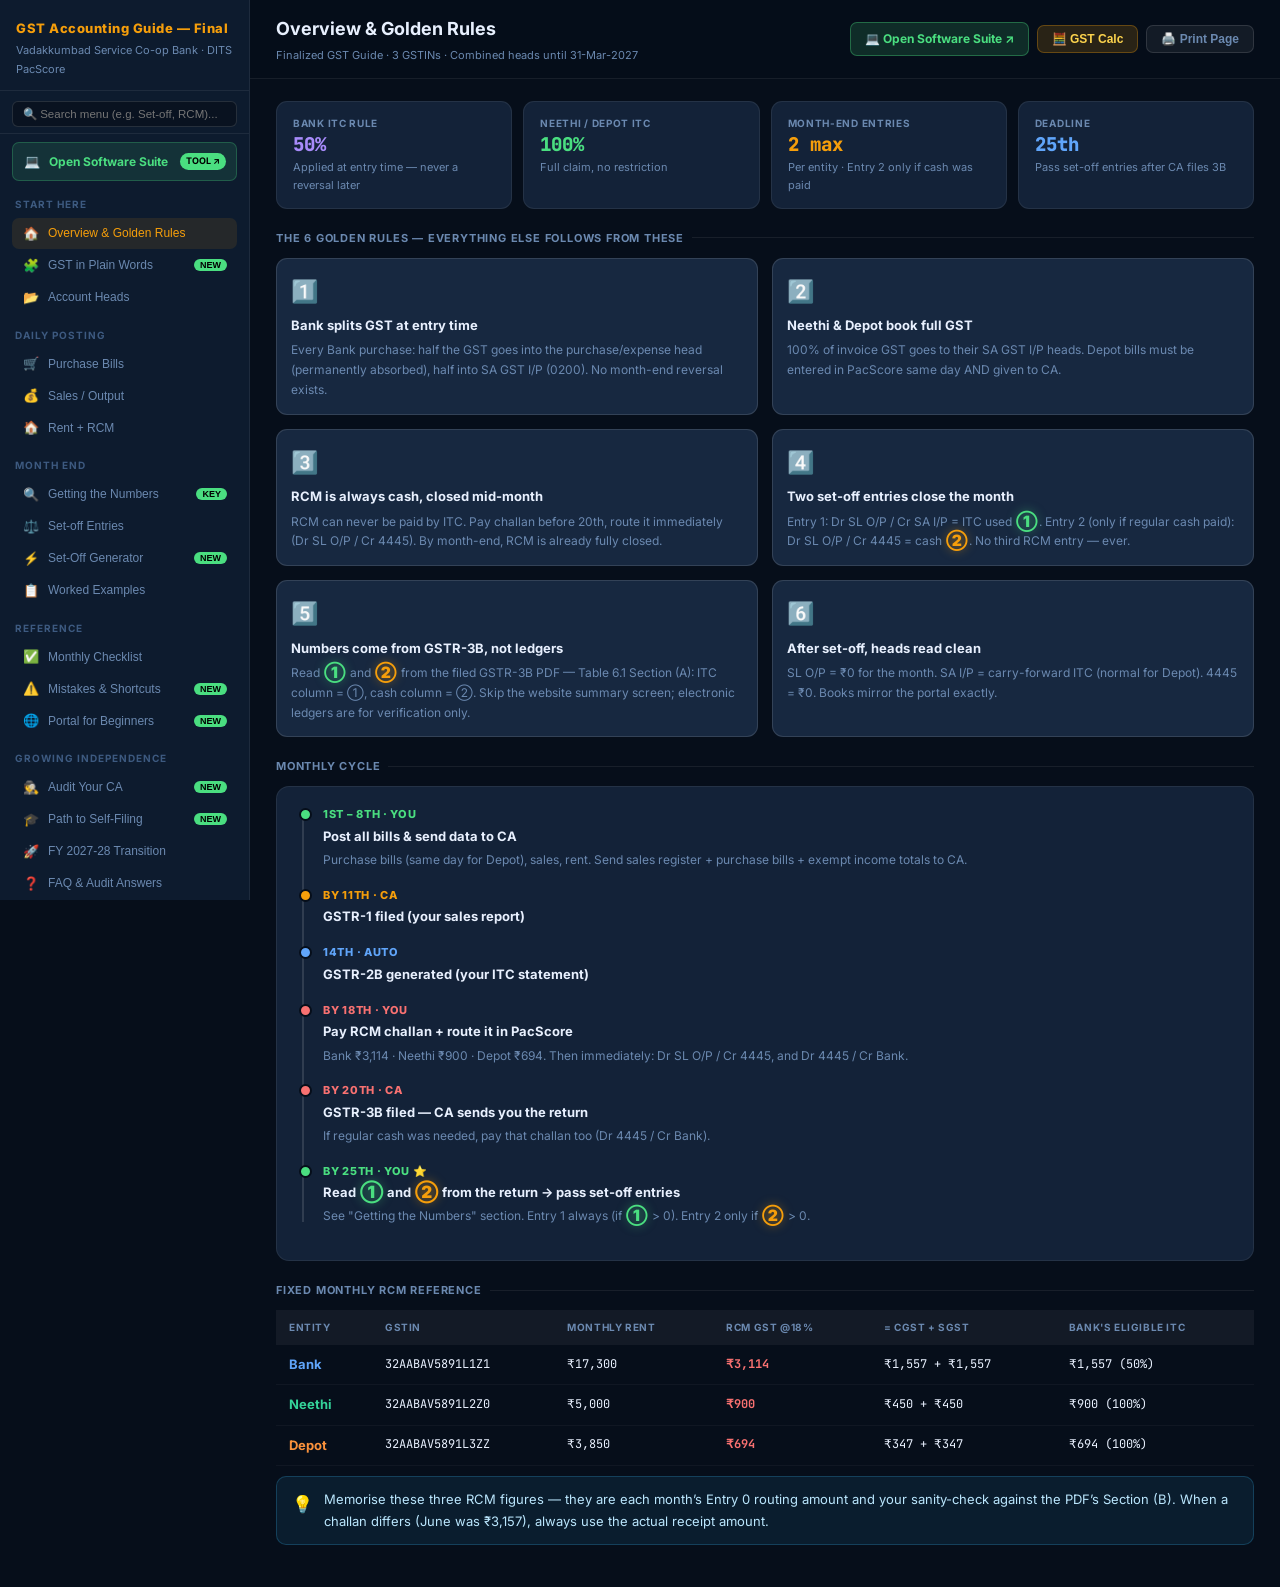
<file: GST_Accounting_Guide_FINAL.html>
<!DOCTYPE html>
<html lang="en">
<head>
<meta charset="UTF-8">
<meta name="viewport" content="width=device-width,initial-scale=1.0">
<title>GST Accounting Guide — Final | Vadakkumbad Co-op Bank | DITS PacScore</title>
<link rel="preconnect" href="https://fonts.googleapis.com">
<link rel="preconnect" href="https://fonts.gstatic.com" crossorigin>
<link href="https://fonts.googleapis.com/css2?family=Inter:wght@400;500;600;700;800&family=JetBrains+Mono:wght@400;600;700;800&display=swap" rel="stylesheet">
<style>
:root{
  --bg:#060E1A;--surf:#0D1B2E;--card:#132238;--card2:#172840;
  --bdr:rgba(255,255,255,0.07);--bdr2:rgba(255,255,255,0.12);
  --tx:#E8F0FE;--muted:#6B89B0;--dim:#3D5A80;
  --saf:#F59E0B;--saf2:#FCD34D;
  --bank:#60A5FA;--neethi:#34D399;--depot:#FB923C;
  --red:#F87171;--green:#4ADE80;--purple:#A78BFA;--sky:#38BDF8;
  --dr-bg:rgba(248,113,113,0.1);--dr-border:#F87171;--dr-text:#FCA5A5;
  --cr-bg:rgba(52,211,153,0.08);--cr-border:#34D399;--cr-text:#6EE7B7;
  --cur-border:rgba(245,158,11,0.25);--fut-border:rgba(74,222,128,0.25);
  --mono:'JetBrains Mono','Consolas','Courier New',monospace;
  --sans:'Inter',-apple-system,BlinkMacSystemFont,'Segoe UI',sans-serif;
}
*{margin:0;padding:0;box-sizing:border-box}
/* highlighted circled numbers <b class="cn1">①</b> <b class="cn2">②</b> */
.cn1,.cn2{font-style:normal;font-weight:900;font-size:1.3em;line-height:1;vertical-align:-1px;padding:0 1px}
.cn1{color:var(--green);text-shadow:0 0 10px rgba(74,222,128,.55)}
.cn2{color:var(--saf);text-shadow:0 0 10px rgba(245,158,11,.55)}
/* flow diagrams (beginner maps) */
.flow{display:flex;align-items:stretch;flex-wrap:wrap;row-gap:12px}
.fbox{background:var(--card2);border:1px solid var(--bdr2);border-radius:10px;padding:9px 11px;flex:1;min-width:118px}
.fb-who{font-size:9px;font-weight:800;letter-spacing:.6px;text-transform:uppercase;margin-bottom:2px}
.fb-t{font-size:12px;font-weight:700;line-height:1.35}
.fb-d{font-size:10.5px;color:var(--muted);margin-top:2px;line-height:1.45}
.farr{display:flex;align-items:center;padding:0 7px;color:var(--dim);font-size:15px;font-weight:800;flex-shrink:0}
.marr{text-align:center;color:var(--dim);font-size:17px;font-weight:800;padding:6px 0}
.who-you{color:var(--green)}.who-ca{color:var(--saf)}.who-portal{color:var(--sky)}
.crumb{font-family:var(--mono);font-size:11.5px;background:rgba(0,0,0,.3);border:1px solid var(--bdr);border-radius:7px;padding:8px 11px;color:var(--saf2);margin:8px 0;line-height:1.6}
.crumb b{color:var(--tx)}
html{scroll-behavior:smooth;font-size:15px}
body{background:var(--bg);color:var(--tx);font-family:var(--sans);min-height:100vh;line-height:1.65}
.shell{display:grid;grid-template-columns:250px 1fr;min-height:100vh}
.sidebar{background:var(--surf);border-right:1px solid var(--bdr);position:sticky;top:0;height:100vh;overflow-y:auto;display:flex;flex-direction:column;z-index:100}
.main{overflow:hidden}
.sb-logo{padding:18px 16px 12px;border-bottom:1px solid var(--bdr)}
.sb-logo h1{font-size:13px;font-weight:800;color:var(--saf);letter-spacing:.5px}
.sb-logo p{font-size:11px;color:var(--muted);margin-top:2px}
.nb-sec{padding:10px 12px 0;flex:1}
.nb-sec p{font-size:10px;color:var(--dim);text-transform:uppercase;letter-spacing:1px;margin:14px 0 5px 3px;font-weight:700}
.nb-sec p:first-child{margin-top:4px}
.nb{display:flex;align-items:center;gap:8px;padding:8px 10px;border-radius:7px;cursor:pointer;font-size:12px;font-weight:500;color:var(--muted);background:none;border:none;width:100%;text-align:left;transition:.15s;margin-bottom:1px}
.nb:hover{background:rgba(255,255,255,.04);color:var(--tx)}
.nb.active{background:rgba(245,158,11,.1);color:var(--saf)}
.nb .ic{width:18px;text-align:center;font-size:13px}
.nbadge{margin-left:auto;font-size:9px;font-weight:700;padding:1px 6px;border-radius:20px;background:var(--green);color:#000}
.topbar{background:rgba(6,14,26,.94);backdrop-filter:blur(16px);border-bottom:1px solid var(--bdr);padding:14px 26px;position:sticky;top:0;z-index:50;display:flex;align-items:center;justify-content:space-between}
.topbar h2{font-size:18px;font-weight:700}
.topbar .sub{font-size:11px;color:var(--muted);margin-top:2px}
.page{display:none;padding:22px 26px;max-width:1150px}
.page.active{display:block}
.card{background:var(--card);border:1px solid var(--bdr);border-radius:13px;padding:18px}
.card2{background:var(--card2);border:1px solid var(--bdr2);border-radius:11px;padding:14px}
.grid2{display:grid;grid-template-columns:1fr 1fr;gap:14px}
.grid3{display:grid;grid-template-columns:1fr 1fr 1fr;gap:13px}
.gap{margin-bottom:20px}
.sh{font-size:11px;font-weight:700;color:var(--muted);text-transform:uppercase;letter-spacing:.8px;margin-bottom:11px;display:flex;align-items:center;gap:8px}
.sh::after{content:'';flex:1;height:1px;background:var(--bdr)}
.alert{border-radius:10px;padding:12px 15px;display:flex;gap:11px;font-size:13px;margin-bottom:14px;align-items:flex-start}
.alert .ai{font-size:17px;flex-shrink:0;margin-top:1px}
.a-warn{background:rgba(245,158,11,.09);border:1px solid rgba(245,158,11,.22);color:#FDE68A}
.a-err{background:rgba(248,113,113,.09);border:1px solid rgba(248,113,113,.22);color:#FCA5A5}
.a-ok{background:rgba(74,222,128,.09);border:1px solid rgba(74,222,128,.22);color:#86EFAC}
.a-info{background:rgba(56,189,248,.09);border:1px solid rgba(56,189,248,.22);color:#BAE6FD}
.a-purple{background:rgba(167,139,250,.09);border:1px solid rgba(167,139,250,.22);color:#DDD6FE}
.alert strong{display:block;margin-bottom:2px;font-size:13px}
table.jt{width:100%;border-collapse:collapse}
table.jt th{padding:8px 12px;background:rgba(0,0,0,.3);font-size:9px;font-weight:700;text-transform:uppercase;letter-spacing:.6px;color:var(--muted);text-align:left}
table.jt th.amt-h{text-align:right;min-width:85px}
table.jt tr.dr-row{background:var(--dr-bg);border-left:3px solid var(--dr-border)}
table.jt tr.cr-row{background:var(--cr-bg);border-left:3px solid var(--cr-border)}
table.jt tr.total-row{background:rgba(0,0,0,.25);border-top:1px solid var(--bdr2)}
table.jt td{padding:8px 12px;font-size:12px;vertical-align:middle}
table.jt td.ac-name{font-weight:600}
table.jt tr.dr-row td.ac-name{color:var(--dr-text)}
table.jt tr.cr-row td.ac-name{color:var(--cr-text);padding-left:26px}
table.jt td.code-td span{font-family:var(--mono);font-size:10px;color:var(--saf2);background:rgba(245,158,11,.08);padding:2px 6px;border-radius:4px;white-space:nowrap}
table.jt td.amt{font-family:var(--mono);font-size:13px;font-weight:700;text-align:right;white-space:nowrap}
table.jt tr.dr-row td.amt{color:var(--dr-text)}
table.jt tr.cr-row td.amt{color:var(--cr-text)}
table.jt tr.total-row td{font-weight:700;color:var(--tx);font-size:12px}
table.jt tr.total-row td.amt{color:var(--green)}
table.jt td.empty-amt{color:var(--dim);text-align:right;font-size:11px}
table.jt td.note-td{font-size:11px;color:var(--muted)}
.dr-badge{background:rgba(248,113,113,.22);color:#FCA5A5;border-radius:4px;padding:1px 6px;font-size:10px;font-weight:700;margin-right:5px;font-family:var(--mono)}
.cr-badge{background:rgba(52,211,153,.2);color:#6EE7B7;border-radius:4px;padding:1px 6px;font-size:10px;font-weight:700;margin-right:5px;font-family:var(--mono)}
.sn-box{margin-top:8px;padding:8px 12px;background:rgba(74,222,128,0.07);border:1px solid rgba(74,222,128,0.25);border-radius:7px;font-size:11.5px;color:var(--tx);position:relative;cursor:pointer;transition:all .2s ease}
.sn-box:hover{border-color:var(--saf);background:rgba(245,158,11,0.1);transform:translateY(-1px);box-shadow:0 4px 12px rgba(0,0,0,0.3)}
.sn-box .sn-label{font-size:10px;font-weight:800;text-transform:uppercase;letter-spacing:.6px;color:var(--green);margin-bottom:3px}
.sn-box code{font-family:var(--mono);font-size:12px;font-weight:700;color:var(--saf2);background:rgba(0,0,0,0.3);padding:2px 7px;border-radius:4px;display:inline-block}
.sn-box::after{content:'📋 Copy';position:absolute;right:10px;top:8px;font-size:10px;font-weight:700;color:var(--muted);opacity:0.7;transition:opacity .2s}
.sn-box:hover::after{opacity:1;color:var(--saf)}
.page.active{display:block;animation:fadeIn .25s cubic-bezier(0.16, 1, 0.3, 1)}
@keyframes fadeIn{from{opacity:0;transform:translateY(6px)}to{opacity:1;transform:translateY(0)}}
.card,.card2,.jv-card,.hcard{transition:all .2s ease}
.card:hover,.card2:hover,.hcard:hover{border-color:rgba(255,255,255,0.18)}
.sb-search-box{padding:10px 12px 6px;border-bottom:1px solid var(--bdr)}
.sb-search-box input{width:100%;background:rgba(0,0,0,0.3);border:1px solid var(--bdr2);border-radius:6px;padding:6px 10px;color:var(--tx);font-size:11.5px;outline:none;transition:all .15s}
.sb-search-box input:focus{border-color:var(--saf);box-shadow:0 0 0 2px rgba(245,158,11,0.2)}
.toast{position:fixed;bottom:24px;right:24px;background:#10B981;color:#000;font-weight:800;font-size:12.5px;padding:9px 18px;border-radius:30px;box-shadow:0 10px 30px rgba(16,185,129,0.4);z-index:9999;display:none;align-items:center;gap:8px;animation:slideUp .25s ease}
@keyframes slideUp{from{transform:translateY(15px);opacity:0}to{transform:translateY(0);opacity:1}}
/* Modal */
.modal-overlay{position:fixed;inset:0;background:rgba(0,0,0,0.75);backdrop-filter:blur(6px);z-index:9000;display:none;align-items:center;justify-content:center;padding:16px}
.modal-overlay.active{display:flex}
.modal-card{background:var(--surf);border:1px solid var(--bdr2);border-radius:16px;width:100%;max-width:520px;padding:22px;box-shadow:0 20px 50px rgba(0,0,0,0.6);animation:modalIn .25s ease}
@keyframes modalIn{from{transform:scale(0.95);opacity:0}to{transform:scale(1);opacity:1}}
.modal-head{display:flex;justify-content:space-between;align-items:center;margin-bottom:16px;border-bottom:1px solid var(--bdr);padding-bottom:12px}
.modal-head h3{font-size:16px;font-weight:700;color:var(--saf)}
.modal-close{background:none;border:none;color:var(--muted);font-size:20px;cursor:pointer}
.modal-close:hover{color:var(--tx)}
.jv-card{background:var(--card);border:1px solid var(--bdr);border-radius:14px;overflow:hidden;margin-bottom:16px}
.jv-head{padding:13px 17px;display:flex;align-items:flex-start;justify-content:space-between;gap:12px;border-bottom:1px solid var(--bdr)}
.jv-head h4{font-size:14px;font-weight:700;margin-bottom:2px}
.jv-head p{font-size:12px;color:var(--muted)}
.jv-body{padding:14px 17px}
.etag2{padding:4px 12px;border-radius:20px;font-size:11px;font-weight:700;flex-shrink:0;white-space:nowrap}
.je-bank{background:rgba(96,165,250,.1);color:var(--bank);border:1px solid rgba(96,165,250,.2)}
.je-neethi{background:rgba(52,211,153,.1);color:var(--neethi);border:1px solid rgba(52,211,153,.2)}
.je-depot{background:rgba(251,146,60,.1);color:var(--depot);border:1px solid rgba(251,146,60,.2)}
.je-all{background:rgba(245,158,11,.1);color:var(--saf);border:1px solid rgba(245,158,11,.2)}
.dt{width:100%;border-collapse:collapse;font-size:13px}
.dt th{background:rgba(255,255,255,.05);padding:9px 13px;text-align:left;font-size:10px;font-weight:700;text-transform:uppercase;letter-spacing:.6px;color:var(--muted)}
.dt td{padding:9px 13px;border-bottom:1px solid rgba(255,255,255,.04)}
.dt tr:hover td{background:rgba(255,255,255,.02)}
.ok{color:var(--green)}.err{color:var(--red)}.warn{color:var(--saf)}.inf{color:var(--bank)}
.mono{font-family:var(--mono);font-size:12px}
.tabs{display:flex;gap:4px;background:rgba(255,255,255,.04);padding:4px;border-radius:9px;width:fit-content;margin-bottom:16px;flex-wrap:wrap}
.tab{padding:6px 16px;border-radius:6px;cursor:pointer;font-size:12px;font-weight:600;color:var(--muted);border:none;background:none;transition:.15s}
.tab:hover{color:var(--tx)}
.tab.active{background:var(--card2);color:var(--tx);box-shadow:0 2px 8px rgba(0,0,0,.4)}
.tc{display:none}.tc.active{display:block}
.kpis{display:grid;grid-template-columns:repeat(4,1fr);gap:11px;margin-bottom:20px}
.kpi{background:var(--card);border:1px solid var(--bdr);border-radius:11px;padding:13px 16px}
.kpi-l{font-size:10px;color:var(--muted);text-transform:uppercase;letter-spacing:.7px;font-weight:700}
.kpi-v{font-size:19px;font-weight:800;font-family:var(--mono);margin:4px 0;line-height:1}
.kpi-s{font-size:11px;color:var(--muted)}
.badge{display:inline-block;padding:2px 8px;border-radius:20px;font-size:10px;font-weight:700}
.b-red{background:rgba(248,113,113,.12);color:var(--red)}
.b-green{background:rgba(74,222,128,.12);color:var(--green)}
.b-yellow{background:rgba(245,158,11,.12);color:var(--saf)}
.b-purple{background:rgba(167,139,250,.12);color:var(--purple)}
.b-blue{background:rgba(96,165,250,.12);color:var(--bank)}
.tl{padding-left:28px;position:relative}
.tl::before{content:'';position:absolute;left:7px;top:4px;bottom:4px;width:2px;background:var(--bdr2)}
.tl-item{position:relative;margin-bottom:16px}
.tl-dot{position:absolute;left:-24px;top:3px;width:13px;height:13px;border-radius:50%;border:2px solid var(--bg)}
.tl-dot.g{background:var(--green)}.tl-dot.y{background:var(--saf)}.tl-dot.r{background:var(--red)}.tl-dot.b{background:var(--bank)}
.tl-when{font-size:11px;font-weight:800;text-transform:uppercase;letter-spacing:.7px;margin-bottom:2px}
.tl-title{font-size:13px;font-weight:700}
.tl-body{font-size:12px;color:var(--muted);margin-top:3px}
.hcard{background:var(--card2);border:1px solid var(--bdr2);border-radius:10px;padding:12px;margin-bottom:8px}
.hcard .hcode{font-family:var(--mono);font-size:12px;color:var(--saf2);font-weight:700}
.hcard .hname{font-size:13px;font-weight:700;margin:3px 0 2px}
.hcard .hdesc{font-size:11px;color:var(--muted)}
.hcard.new{border-color:rgba(74,222,128,.3);background:rgba(74,222,128,.05)}
.hcard.new .hcode::after{content:' • NEW HEAD';color:var(--green);font-weight:800;font-size:10px}
.cf-split{display:grid;grid-template-columns:1fr 1fr;gap:16px;margin-bottom:16px}
.cf-col{border-radius:14px;overflow:hidden;border:1px solid var(--bdr2)}
.cf-col.cur{border-color:var(--cur-border)}
.cf-col.fut{border-color:var(--fut-border)}
.cf-head{padding:10px 15px;font-size:11px;font-weight:800;text-transform:uppercase;letter-spacing:.7px}
.cf-head.cur{background:rgba(245,158,11,.12);color:var(--saf)}
.cf-head.fut{background:rgba(74,222,128,.12);color:var(--green)}
.cf-body{background:var(--card);padding:13px}
/* Portal replica — Authentic GST Portal Tile Styling */
.portal-tile{background:#FFFFFF;border-radius:6px;overflow:hidden;box-shadow:0 4px 14px rgba(0,0,0,0.3);max-width:380px;font-family:var(--sans);color:#1A202C;border:1px solid #CBD5E1;margin-bottom:12px}
.portal-tile .pt-head{background:#203864;color:#FFFFFF;padding:10px 16px;font-weight:700;font-size:13.5px;letter-spacing:.2px;display:flex;align-items:center;justify-content:space-between}
.portal-tile .pt-body{padding:14px 16px;background:#F8FAFC}
.portal-tile .pt-grid{display:grid;grid-template-columns:1fr 1fr;gap:12px 16px;margin-bottom:10px}
.portal-tile .pt-item{display:flex;flex-direction:column;padding:8px 10px;border-radius:5px;background:#FFFFFF;border:1px solid #E2E8F0}
.portal-tile .pt-label{font-size:11px;color:#475569;font-weight:600;margin-bottom:3px}
.portal-tile .pt-val{font-size:13px;font-weight:700;font-family:var(--mono);color:#0F172A}
.portal-tile .pt-item.hl-credit-item{background:rgba(29,78,216,0.06);border:1.5px solid #2563EB;border-left:4px solid #1D4ED8}
.portal-tile .pt-item.hl-credit-item .pt-label{color:#1E3A8A;font-weight:700}
.portal-tile .pt-item.hl-credit-item .pt-val{color:#1D4ED8;font-weight:800}
.portal-tile .pt-item.hl-cash-item{background:rgba(217,119,6,0.06);border:1.5px solid #D97706;border-left:4px solid #D97706}
.portal-tile .pt-item.hl-cash-item .pt-label{color:#9A3412;font-weight:700}
.portal-tile .pt-item.hl-cash-item .pt-val{color:#D97706;font-weight:800}
.portal{background:#F4F6F9;border-radius:10px;padding:16px;color:#1a2733;font-family:var(--sans)}
/* PDF replica */
.pdfrep{background:#FFFFFF;border-radius:10px;padding:16px;color:#111;font-size:12px}
.pdfrep .pdf-title{font-size:13px;font-weight:700;border-bottom:2px solid #333;padding-bottom:6px;margin-bottom:8px;color:#111}
.pdfrep table{width:100%;border-collapse:collapse;font-size:11px}
.pdfrep th{border:1px solid #999;padding:5px 7px;background:#ECEFF3;color:#222;font-size:10px;text-align:center}
.pdfrep th.th-itc-h,.pdfrep th.th-itc-sub{background:#1E3A8A!important;color:#FFFFFF!important;border-color:#2563EB!important;font-weight:800}
.pdfrep th.th-cash-h{background:#9A3412!important;color:#FFFFFF!important;border-color:#D97706!important;font-weight:800}
.pdfrep td{border:1px solid #bbb;padding:5px 7px;color:#222;text-align:right;font-family:var(--mono);font-size:11px}
.pdfrep td.rowlabel{text-align:left;font-family:var(--sans);font-weight:600}
.pdfrep tr.hl-a td{background:rgba(37,99,235,.08)}
.pdfrep tr.hl-b td{background:#f5f5f5;color:#999}
.pdfrep td.cell-itc{background:#1D4ED8!important;color:#FFFFFF!important;font-weight:800;font-size:12px;border:2px solid #2563EB!important;box-shadow:inset 0 0 6px rgba(0,0,0,0.3)}
.pdfrep td.cell-itc b{color:#FFFFFF!important;text-shadow:0 1px 2px rgba(0,0,0,0.5)}
.pdfrep td.cell-cash{background:#D97706!important;color:#FFFFFF!important;font-weight:800;font-size:12px;border:2px solid #F59E0B!important;box-shadow:inset 0 0 6px rgba(0,0,0,0.3)}
.pdfrep td.cell-cash b{color:#FFFFFF!important;text-shadow:0 1px 2px rgba(0,0,0,0.5)}
.map-arrow{display:flex;align-items:center;gap:9px;background:var(--card2);border:1px solid var(--bdr2);border-radius:9px;padding:10px 13px;margin-top:9px;font-size:12px}
.map-arrow .num{width:26px;height:26px;border-radius:50%;display:flex;align-items:center;justify-content:center;font-weight:800;font-size:13px;flex-shrink:0}
.n1{background:#1D4ED8;color:#FFFFFF;box-shadow:0 0 10px rgba(29,78,216,0.6)}
.n2{background:#D97706;color:#FFFFFF;box-shadow:0 0 10px rgba(217,119,6,0.6)}
/* Checklist */
.chk{display:flex;gap:11px;align-items:flex-start;padding:10px 13px;background:var(--card2);border:1px solid var(--bdr2);border-radius:9px;margin-bottom:7px;cursor:pointer;transition:.15s}
.chk:hover{border-color:var(--saf)}
.chk input{margin-top:3px;accent-color:var(--saf);width:15px;height:15px;flex-shrink:0}
.chk .chk-t{font-size:13px;font-weight:600}
.chk .chk-d{font-size:11px;color:var(--muted);margin-top:1px}
.chk.done{opacity:.45}
.chk.done .chk-t{text-decoration:line-through}
.chk-sec{font-size:11px;font-weight:800;text-transform:uppercase;letter-spacing:.8px;margin:16px 0 8px;color:var(--saf)}
.chk-sec:first-child{margin-top:0}
/* FAQ */
.faq{border:1px solid var(--bdr2);border-radius:10px;margin-bottom:9px;overflow:hidden}
.faq-q{padding:12px 15px;font-size:13px;font-weight:600;cursor:pointer;display:flex;justify-content:space-between;align-items:center;background:var(--card2);transition:.15s}
.faq-q:hover{background:rgba(255,255,255,.05)}
.faq-q .chev{transition:.2s;color:var(--muted)}
.faq.open .faq-q .chev{transform:rotate(180deg)}
.faq-a{display:none;padding:13px 15px;font-size:13px;color:var(--muted);border-top:1px solid var(--bdr);background:var(--card)}
.faq.open .faq-a{display:block}
.faq-a strong{color:var(--tx)}
.faq-a code{font-family:var(--mono);font-size:12px;background:rgba(255,255,255,.07);padding:1px 6px;border-radius:4px;color:var(--saf2)}
/* Calc fields */
.field{margin-bottom:12px}
.field label{display:block;font-size:11px;color:var(--muted);text-transform:uppercase;letter-spacing:.7px;font-weight:700;margin-bottom:5px}
.field input,.field select{width:100%;background:rgba(255,255,255,.06);border:1px solid var(--bdr2);border-radius:7px;padding:9px 13px;color:var(--tx);font-family:var(--mono);font-size:14px;font-weight:600;outline:none;transition:.2s}
.field input:focus{border-color:var(--saf)}
.field select{font-family:var(--sans)}
.field select option{background:var(--surf)}
@media print{
  body{background:#fff;color:#000}
  .sidebar,.topbar{display:none}
  .shell{display:block}
  .page{display:none!important;padding:10mm}
  .page.active{display:block!important}
}
@media(max-width:768px){
  .shell{grid-template-columns:1fr}
  .sidebar{display:none}
  .page{padding:14px}
  .kpis,.grid2,.grid3,.cf-split{grid-template-columns:1fr}
}
</style>
</head>
<body>

<div class="shell">
<aside class="sidebar">
  <div class="sb-logo">
    <h1>GST Accounting Guide — Final</h1>
    <p>Vadakkumbad Service Co-op Bank · DITS PacScore</p>
  </div>
  <div class="sb-search-box">
    <input type="text" id="sb-search" placeholder="🔍 Search menu (e.g. Set-off, RCM)..." onkeyup="filterMenu(this.value)">
  </div>
  <div style="padding:8px 12px 0">
    <a href="Software/index.html" target="_blank" class="nb" style="background:rgba(74,222,128,0.12);color:var(--green);font-weight:700;border:1px solid rgba(74,222,128,0.25);text-decoration:none">
      <span class="ic">💻</span>Open Software Suite <span class="nbadge" style="background:var(--green);color:#000;margin-left:auto">TOOL ↗</span>
    </a>
  </div>
  <div class="nb-sec">
    <p>Start Here</p>
    <button class="nb active" onclick="nav('home',this)"><span class="ic">🏠</span>Overview &amp; Golden Rules</button>
    <button class="nb" onclick="nav('basics',this)"><span class="ic">🧩</span>GST in Plain Words <span class="nbadge">NEW</span></button>
    <button class="nb" onclick="nav('heads',this)"><span class="ic">📂</span>Account Heads</button>
    <p>Daily Posting</p>
    <button class="nb" onclick="nav('purchase',this)"><span class="ic">🛒</span>Purchase Bills</button>
    <button class="nb" onclick="nav('sales',this)"><span class="ic">💰</span>Sales / Output</button>
    <button class="nb" onclick="nav('rcm',this)"><span class="ic">🏠</span>Rent + RCM</button>
    <p>Month End</p>
    <button class="nb" onclick="nav('fetch',this)"><span class="ic">🔍</span>Getting the Numbers <span class="nbadge">KEY</span></button>
    <button class="nb" onclick="nav('setoff',this)"><span class="ic">⚖️</span>Set-off Entries</button>
    <button class="nb" onclick="nav('setoffcalc',this)"><span class="ic">⚡</span>Set-Off Generator <span class="nbadge">NEW</span></button>
    <button class="nb" onclick="nav('examples',this)"><span class="ic">📋</span>Worked Examples</button>
    <p>Reference</p>
    <button class="nb" onclick="nav('checklist',this)"><span class="ic">✅</span>Monthly Checklist</button>
    <button class="nb" onclick="nav('mistakes',this)"><span class="ic">⚠️</span>Mistakes &amp; Shortcuts <span class="nbadge">NEW</span></button>
    <button class="nb" onclick="nav('portal',this)"><span class="ic">🌐</span>Portal for Beginners <span class="nbadge">NEW</span></button>
    <p>Growing Independence</p>
    <button class="nb" onclick="nav('audit',this)"><span class="ic">🕵️</span>Audit Your CA <span class="nbadge">NEW</span></button>
    <button class="nb" onclick="nav('selffile',this)"><span class="ic">🎓</span>Path to Self-Filing <span class="nbadge">NEW</span></button>
    <button class="nb" onclick="nav('future',this)"><span class="ic">🚀</span>FY 2027-28 Transition</button>
    <button class="nb" onclick="nav('faq',this)" style="margin-bottom:20px"><span class="ic">❓</span>FAQ &amp; Audit Answers</button>
  </div>
</aside>
<div class="main">
<div class="topbar">
  <div><h2 id="pg-title">Overview &amp; Golden Rules</h2><div class="sub">Finalized GST Guide · 3 GSTINs · Combined heads until 31-Mar-2027</div></div>
  <div style="display:flex;gap:8px;align-items:center">
    <a href="Software/index.html" target="_blank" style="background:rgba(74,222,128,0.15);border:1px solid rgba(74,222,128,0.35);color:var(--green);padding:6px 14px;border-radius:7px;cursor:pointer;font-size:12px;font-weight:700;text-decoration:none;display:inline-flex;align-items:center;gap:5px">💻 Open Software Suite ↗</a>
    <button onclick="toggleCalcModal()" style="background:rgba(245,158,11,0.15);border:1px solid rgba(245,158,11,0.3);color:var(--saf2);padding:6px 14px;border-radius:7px;cursor:pointer;font-size:12px;font-weight:700">🧮 GST Calc</button>
    <button onclick="window.print()" style="background:rgba(255,255,255,.06);border:1px solid var(--bdr2);color:var(--muted);padding:6px 14px;border-radius:7px;cursor:pointer;font-size:12px;font-weight:600">🖨️ Print Page</button>
  </div>
</div>

<!-- ═══ HOME ═══ -->
<div class="page active" id="pg-home">
  <div class="kpis">
    <div class="kpi"><div class="kpi-l">Bank ITC Rule</div><div class="kpi-v" style="color:var(--purple)">50%</div><div class="kpi-s">Applied at entry time — never a reversal later</div></div>
    <div class="kpi"><div class="kpi-l">Neethi / Depot ITC</div><div class="kpi-v" style="color:var(--green)">100%</div><div class="kpi-s">Full claim, no restriction</div></div>
    <div class="kpi"><div class="kpi-l">Month-End Entries</div><div class="kpi-v" style="color:var(--saf)">2 max</div><div class="kpi-s">Per entity · Entry 2 only if cash was paid</div></div>
    <div class="kpi"><div class="kpi-l">Deadline</div><div class="kpi-v" style="color:var(--bank)">25th</div><div class="kpi-s">Pass set-off entries after CA files 3B</div></div>
  </div>

  <div class="gap"><div class="sh">The 6 Golden Rules — Everything Else Follows From These</div>
  <div class="grid2">
    <div class="card2"><div style="font-size:22px;margin-bottom:6px">1️⃣</div><div style="font-size:13px;font-weight:700;margin-bottom:4px">Bank splits GST at entry time</div><div style="font-size:12px;color:var(--muted)">Every Bank purchase: half the GST goes into the purchase/expense head (permanently absorbed), half into SA GST I/P (0200). No month-end reversal exists.</div></div>
    <div class="card2"><div style="font-size:22px;margin-bottom:6px">2️⃣</div><div style="font-size:13px;font-weight:700;margin-bottom:4px">Neethi &amp; Depot book full GST</div><div style="font-size:12px;color:var(--muted)">100% of invoice GST goes to their SA GST I/P heads. Depot bills must be entered in PacScore same day AND given to CA.</div></div>
    <div class="card2"><div style="font-size:22px;margin-bottom:6px">3️⃣</div><div style="font-size:13px;font-weight:700;margin-bottom:4px">RCM is always cash, closed mid-month</div><div style="font-size:12px;color:var(--muted)">RCM can never be paid by ITC. Pay challan before 20th, route it immediately (Dr SL O/P / Cr 4445). By month-end, RCM is already fully closed.</div></div>
    <div class="card2"><div style="font-size:22px;margin-bottom:6px">4️⃣</div><div style="font-size:13px;font-weight:700;margin-bottom:4px">Two set-off entries close the month</div><div style="font-size:12px;color:var(--muted)">Entry 1: Dr SL O/P / Cr SA I/P = ITC used <b class="cn1">①</b>. Entry 2 (only if regular cash paid): Dr SL O/P / Cr 4445 = cash <b class="cn2">②</b>. No third RCM entry — ever.</div></div>
    <div class="card2"><div style="font-size:22px;margin-bottom:6px">5️⃣</div><div style="font-size:13px;font-weight:700;margin-bottom:4px">Numbers come from GSTR-3B, not ledgers</div><div style="font-size:12px;color:var(--muted)">Read <b class="cn1">①</b> and <b class="cn2">②</b> from the filed GSTR-3B PDF — Table 6.1 Section (A): ITC column = ①, cash column = ②. Skip the website summary screen; electronic ledgers are for verification only.</div></div>
    <div class="card2"><div style="font-size:22px;margin-bottom:6px">6️⃣</div><div style="font-size:13px;font-weight:700;margin-bottom:4px">After set-off, heads read clean</div><div style="font-size:12px;color:var(--muted)">SL O/P = ₹0 for the month. SA I/P = carry-forward ITC (normal for Depot). 4445 = ₹0. Books mirror the portal exactly.</div></div>
  </div></div>

  <div class="gap"><div class="sh">Monthly Cycle</div>
  <div class="card"><div class="tl">
    <div class="tl-item"><div class="tl-dot g"></div><div class="tl-when" style="color:var(--green)">1st – 8th · You</div><div class="tl-title">Post all bills &amp; send data to CA</div><div class="tl-body">Purchase bills (same day for Depot), sales, rent. Send sales register + purchase bills + exempt income totals to CA.</div></div>
    <div class="tl-item"><div class="tl-dot y"></div><div class="tl-when" style="color:var(--saf)">By 11th · CA</div><div class="tl-title">GSTR-1 filed (your sales report)</div></div>
    <div class="tl-item"><div class="tl-dot b"></div><div class="tl-when" style="color:var(--bank)">14th · Auto</div><div class="tl-title">GSTR-2B generated (your ITC statement)</div></div>
    <div class="tl-item"><div class="tl-dot r"></div><div class="tl-when" style="color:var(--red)">By 18th · You</div><div class="tl-title">Pay RCM challan + route it in PacScore</div><div class="tl-body">Bank ₹3,114 · Neethi ₹900 · Depot ₹694. Then immediately: Dr SL O/P / Cr 4445, and Dr 4445 / Cr Bank.</div></div>
    <div class="tl-item"><div class="tl-dot r"></div><div class="tl-when" style="color:var(--red)">By 20th · CA</div><div class="tl-title">GSTR-3B filed — CA sends you the return</div><div class="tl-body">If regular cash was needed, pay that challan too (Dr 4445 / Cr Bank).</div></div>
    <div class="tl-item"><div class="tl-dot g"></div><div class="tl-when" style="color:var(--green)">By 25th · You ⭐</div><div class="tl-title">Read <b class="cn1">①</b> and <b class="cn2">②</b> from the return → pass set-off entries</div><div class="tl-body">See "Getting the Numbers" section. Entry 1 always (if <b class="cn1">①</b> &gt; 0). Entry 2 only if <b class="cn2">②</b> &gt; 0.</div></div>
  </div></div></div>

  <div class="gap"><div class="sh">Fixed Monthly RCM Reference</div>
  <table class="dt"><tr><th>Entity</th><th>GSTIN</th><th>Monthly Rent</th><th>RCM GST @18%</th><th>= CGST + SGST</th><th>Bank's Eligible ITC</th></tr>
  <tr><td style="color:var(--bank);font-weight:700">Bank</td><td class="mono">32AABAV5891L1Z1</td><td class="mono">₹17,300</td><td class="mono" style="color:var(--red);font-weight:700">₹3,114</td><td class="mono">₹1,557 + ₹1,557</td><td class="mono">₹1,557 (50%)</td></tr>
  <tr><td style="color:var(--neethi);font-weight:700">Neethi</td><td class="mono">32AABAV5891L2Z0</td><td class="mono">₹5,000</td><td class="mono" style="color:var(--red);font-weight:700">₹900</td><td class="mono">₹450 + ₹450</td><td class="mono">₹900 (100%)</td></tr>
  <tr><td style="color:var(--depot);font-weight:700">Depot</td><td class="mono">32AABAV5891L3ZZ</td><td class="mono">₹3,850</td><td class="mono" style="color:var(--red);font-weight:700">₹694</td><td class="mono">₹347 + ₹347</td><td class="mono">₹694 (100%)</td></tr></table>
  <div class="alert a-info" style="margin-top:10px"><span class="ai">💡</span><div>Memorise these three RCM figures — they are each month’s Entry 0 routing amount and your sanity-check against the PDF’s Section (B). When a challan differs (June was ₹3,157), always use the actual receipt amount.</div></div>
  </div>
</div>

<!-- ═══ BASICS (GST in Plain Words) ═══ -->
<div class="page" id="pg-basics">
  <div class="alert a-ok gap"><span class="ai">😌</span><div><strong>First, breathe: you never file any GST return. Ever.</strong> The CA files everything. Your whole job is four things: 1) enter bills in PacScore, 2) pay 1–2 challans a month, 3) pass 2 journal entries, 4) check 3 balances. Everything on this page just explains the paperwork flying around you so it stops being scary.</div></div>

  <div class="kpis">
    <div class="kpi"><div class="kpi-l">Returns YOU file</div><div class="kpi-v" style="color:var(--green)">0</div><div class="kpi-s">The CA files all of them</div></div>
    <div class="kpi"><div class="kpi-l">Documents you read</div><div class="kpi-v" style="color:var(--saf)">1</div><div class="kpi-s">GSTR-3B — once a month</div></div>
    <div class="kpi"><div class="kpi-l">Numbers to memorise</div><div class="kpi-v" style="color:var(--bank)">3</div><div class="kpi-s">₹3,114 · ₹900 · ₹694 (RCM)</div></div>
    <div class="kpi"><div class="kpi-l">Time needed</div><div class="kpi-v" style="color:var(--purple)">~1 hr</div><div class="kpi-s">per month, all 3 GSTINs</div></div>
  </div>

  <div class="gap"><div class="sh">The Three Players</div>
  <div class="grid3">
    <div class="card2"><div style="font-size:20px;margin-bottom:5px">👤</div><div class="fb-t who-you" style="font-size:13px">YOU — the bookkeeper</div><div class="fb-d" style="font-size:11.5px">You live in PacScore. Enter bills and sales, pay the challans, pass the month-end entries, run the health check. You never touch a government form.</div></div>
    <div class="card2"><div style="font-size:20px;margin-bottom:5px">🧑‍💼</div><div class="fb-t who-ca" style="font-size:13px">YOUR CA — the filer</div><div class="fb-d" style="font-size:11.5px">Takes the data you send by the 8th and turns it into filed returns (GSTR-1 by the 11th, GSTR-3B by the 20th). Tells you if a cash challan is needed.</div></div>
    <div class="card2"><div style="font-size:20px;margin-bottom:5px">🏛️</div><div class="fb-t who-portal" style="font-size:13px">GST PORTAL — the referee</div><div class="fb-d" style="font-size:11.5px">The government website (gst.gov.in). Whatever is filed there is the truth — when your books and the portal disagree, the portal wins. Always.</div></div>
  </div></div>

  <div class="gap"><div class="sh">The Paperwork, Translated to Plain Words</div>
  <div class="hcard"><div class="hcode">GSTR-1</div><div class="hname">"Here's what we sold this month" — your sales report</div><div class="hdesc"><b>Who makes it:</b> the CA, from the sales register YOU send. <b>Your job:</b> send accurate sales + exempt-income totals by the 8th. You never open this return yourself.</div></div>
  <div class="hcard"><div class="hcode">GSTR-2B</div><div class="hname">"Here's what suppliers say they sold YOU" — your purchase statement</div><div class="hdesc">Auto-generated by the portal on the 14th from every supplier's GSTR-1. It is the official list of ITC you're allowed to claim. <b>Your job:</b> nothing monthly — open it only when ITC looks short (a missing bill here means the supplier didn't upload it).</div></div>
  <div class="hcard"><div class="hcode">GSTR-3B ⭐</div><div class="hname">"The monthly bill &amp; how it was paid" — THE one you read</div><div class="hdesc">Filed by the CA by the 20th. Shows total output tax, how much was paid using ITC (that's your <b><b class="cn1">①</b></b>) and how much in cash (gives your <b><b class="cn2">②</b></b>). <b>Your job:</b> open it once a month, read two numbers, pass two entries. This is the only return you ever need to understand.</div></div>
  <div class="hcard"><div class="hcode">CASH LEDGER</div><div class="hname">Electronic Cash Ledger — your wallet AT the government</div><div class="hdesc">Challan money lands here first, then gets used to pay tax. <b>Your job:</b> nothing — cross-check only if a payment seems lost.</div></div>
  <div class="hcard"><div class="hcode">CREDIT LEDGER</div><div class="hname">Electronic Credit Ledger — your ITC passbook</div><div class="hdesc">Every month: a credit (ITC earned) and a debit (ITC used). Its closing balance is what your SA GST I/P head must match in the health check. Also the 10-minute year-end verifier: sum all its debit rows = your year's total set-off.</div></div>
  <div class="hcard"><div class="hcode">CHALLAN</div><div class="hname">A deposit slip for the government wallet</div><div class="hdesc">The only thing you ever "do" on the portal: create it, pay via net-banking, save the PDF. Its receipt number is the CPIN — put it in your narration.</div></div>
  <div class="alert a-info" style="margin-top:10px"><span class="ai">🏦</span><div><b>One analogy that holds it all together:</b> you hold an account AT the government. The Cash Ledger is that account, a challan is the deposit slip, the Credit Ledger is your rewards-points balance, GSTR-3B is the monthly account statement, and the CA is the branch manager who does the paperwork for you.</div></div>
  </div>

  <div class="gap"><div class="sh">Map 1 · One Month of GST — who does what, when</div>
  <div class="card">
    <div class="flow">
      <div class="fbox"><div class="fb-who who-you">You · 1st–8th</div><div class="fb-t">Post bills &amp; sales daily</div><div class="fb-d">Depot bills same day. Send register + exempt totals to CA by the 8th.</div></div>
      <div class="farr">→</div>
      <div class="fbox"><div class="fb-who who-ca">CA · by 11th</div><div class="fb-t">Files GSTR-1</div><div class="fb-d">Your sales report goes to the govt.</div></div>
      <div class="farr">→</div>
      <div class="fbox"><div class="fb-who who-portal">Portal · 14th</div><div class="fb-t">GSTR-2B appears</div><div class="fb-d">Auto-list of your allowed ITC.</div></div>
      <div class="farr">→</div>
      <div class="fbox"><div class="fb-who who-you">You · by 18th</div><div class="fb-t">Pay RCM challan + route it</div><div class="fb-d">₹3,114 / ₹900 / ₹694. Two entries same day.</div></div>
      <div class="farr">→</div>
      <div class="fbox"><div class="fb-who who-ca">CA · by 20th</div><div class="fb-t">Files GSTR-3B</div><div class="fb-d">Sends you the return (and any cash challan to pay).</div></div>
      <div class="farr">→</div>
      <div class="fbox"><div class="fb-who who-you">You · by 25th ⭐</div><div class="fb-t">Read <b class="cn1">①</b> and <b class="cn2">②</b> → 2 entries</div><div class="fb-d">Then health check: SL=0 · 4445=0 · SA=Credit Ledger.</div></div>
    </div>
  </div></div>

  <div class="gap"><div class="sh">Map 2 · Where the Money Actually Flows</div>
  <div class="card">
    <div class="grid2">
      <div class="card2" style="border-color:rgba(248,113,113,.3)"><div class="fb-who" style="color:var(--red)">MONEY IN — SALES</div><div class="fb-t">Customer pays you price + GST</div><div class="fb-d">The GST part is not your income — you're holding it for the government. It piles up in <b>SL GST Output Tax</b> (liability: "we owe govt").</div></div>
      <div class="card2" style="border-color:rgba(74,222,128,.3)"><div class="fb-who" style="color:var(--green)">MONEY OUT — PURCHASES</div><div class="fb-t">You pay supplier price + GST</div><div class="fb-d">That GST is refundable credit (ITC). It piles up in <b>SA GST Input Tax</b> (asset: "govt owes us"). Bank keeps only half (Rule 38); Neethi/Depot keep all.</div></div>
    </div>
    <div class="marr">↘ &nbsp;&nbsp; ↙</div>
    <div class="card2" style="max-width:470px;margin:0 auto;text-align:center;border-color:rgba(245,158,11,.35)"><div class="fb-who" style="color:var(--saf)">MONTH END — SET-OFF (ENTRY <b class="cn1">①</b>)</div><div class="fb-t">The two piles cancel each other</div><div class="fb-d">No real money moves. Dr SL O/P / Cr SA I/P for the <b class="cn1">①</b> amount shown on the GSTR-3B.</div></div>
    <div class="marr">↙ &nbsp;&nbsp; ↘</div>
    <div class="grid2">
      <div class="card2"><div class="fb-who" style="color:var(--red)">IF OUTPUT WAS BIGGER</div><div class="fb-t">Pay the difference by challan — Entry <b class="cn2">②</b></div><div class="fb-d">Real money leaves the bank: Dr SL O/P / Cr 4445 (plus Dr 4445 / Cr Bank on payment day).</div></div>
      <div class="card2"><div class="fb-who" style="color:var(--green)">IF ITC WAS BIGGER</div><div class="fb-t">Leftover carries forward — do nothing</div><div class="fb-d">Stays as a Dr balance in SA I/P, matching the portal Credit Ledger. Completely normal for the Depot.</div></div>
    </div>
    <div class="alert a-warn" style="margin-top:12px"><span class="ai">🏠</span><div><b>RCM takes a separate shortcut road:</b> rent GST never joins this cancelling game — it must be paid in cash mid-month (challan by the 18th). Its ITC then joins the SA pile like any other credit.</div></div>
  </div></div>

  <div class="gap"><div class="sh">Jargon Decoder — every scary word, one line each</div>
  <table class="dt"><tr><th>Word</th><th>Plain meaning</th><th>What YOU do about it</th></tr>
  <tr><td style="font-weight:700">ITC</td><td>GST you already paid on purchases; govt lets you subtract it from what you owe</td><td>It's the balance of SA GST I/P — never claim more than the portal shows</td></tr>
  <tr><td style="font-weight:700">Output tax</td><td>GST you collected on sales — the govt's money sitting in your hands</td><td>Credit the full rate to SL O/P (both halves!)</td></tr>
  <tr><td style="font-weight:700">Set-off</td><td>Cancelling output against ITC, once a month</td><td>Entry <b class="cn1">①</b> — Dr SL O/P / Cr SA I/P</td></tr>
  <tr><td style="font-weight:700">RCM</td><td>Landlord is unregistered, so YOU pay the GST on rent in his place</td><td>The 4-step loop; always cash; done by the 18th</td></tr>
  <tr><td style="font-weight:700">CGST + SGST</td><td>The same tax split into central and state halves — always equal for you</td><td>Your combined heads hold both; "CA quotes CGST → ×2"</td></tr>
  <tr><td style="font-weight:700">IGST</td><td>The interstate version — appears on out-of-state bills (software, some insurance)</td><td>⚠️ That month don't ×2 — copy the return's exact figures</td></tr>
  <tr><td style="font-weight:700">Carry-forward</td><td>Unused ITC that rolls into next month</td><td>Nothing — it's normal (the Depot lives this way)</td></tr>
  <tr><td style="font-weight:700">Rule 38</td><td>Banks may claim only 50% of ITC; the other half is lost forever</td><td>Bank splits at entry: half to expense, half to 0200</td></tr>
  <tr><td style="font-weight:700">Tax period</td><td>The month a return is ABOUT — not when it's filed</td><td>March's return is filed in April; that lag is normal</td></tr>
  <tr><td style="font-weight:700">ARN</td><td>Acknowledgement number proving a return was actually filed</td><td>Seeing it = "Filed" = final = safe to read numbers from</td></tr>
  <tr><td style="font-weight:700">CPIN</td><td>A challan's reference number</td><td>Copy it into the routing entry's narration</td></tr>
  <tr><td style="font-weight:700">Exempt income</td><td>Loan/FD interest — no GST applies at all</td><td>No GST line in the entry; just report the monthly total to CA</td></tr>
  </table></div>
</div>

<!-- ═══ HEADS ═══ -->
<div class="page" id="pg-heads">
  <div class="alert a-info gap"><span class="ai">📂</span><div><strong>One combined head per function, per entity + Bank Account head.</strong> Your heads hold CGST + SGST together (always equal for intra-state Kerala transactions). All amounts in this guide are combined figures — when CA quotes CGST only, multiply by 2.</div></div>
  <div class="gap"><div class="sh">Bank · 32AABAV5891L1Z1</div>
  <div class="hcard"><div class="hcode">Code 0200</div><div class="hname">SA — GST INPUT TAX (Bank)</div><div class="hdesc">Asset. Dr on purchases (eligible 50% only) and RCM booking (eligible 50%). Cr at month-end set-off. Balance = unused ITC pool.</div></div>
  <div class="hcard"><div class="hcode">Code 7800</div><div class="hname">SL GST OUTPUT TAX — 18% (Bank)</div><div class="hdesc">Liability. Cr on taxable income (full 18%) and RCM booking (full amount). Dr on RCM challan routing and month-end set-off. Reaches ₹0 monthly.</div></div>
  <div class="hcard"><div class="hcode">Code 711</div><div class="hname">BANK ACCOUNT (Bank Main Treasury / Operating A/c)</div><div class="hdesc">Asset / Bank Head. Cr on rent payments to landlord, RCM cash challans paid to Govt, or regular cash challans paid to Govt. Dr on cash/cheque deposits.</div></div></div>
  <div class="gap"><div class="sh">Neethi Medical Store · 32AABAV5891L2Z0</div>
  <div class="hcard"><div class="hcode">Code 702</div><div class="hname">SA GST INPUT TAX — NEETHI STORE</div><div class="hdesc">Asset. Dr on purchases and RCM (100%). Cr at set-off.</div></div>
  <div class="hcard"><div class="hcode">Code 703</div><div class="hname">SL GST OUTPUT TAX — NEETHI STORE</div><div class="hdesc">Liability. Cr on sales + RCM. Dr on routing + set-off. Reaches ₹0 monthly.</div></div></div>
  <div class="gap"><div class="sh">Fertilizer Depot · 32AABAV5891L3ZZ</div>
  <div class="hcard"><div class="hcode">Code 732</div><div class="hname">SA GST INPUT TAX - MANURE</div><div class="hdesc">Asset. Dr on purchases and RCM (100%). Usually holds a growing Dr balance (ITC &gt; output) — normal carry-forward.</div></div>
  <div class="hcard"><div class="hcode">Code 733</div><div class="hname">SL GST OUTPUT TAX - MANURE</div><div class="hdesc">Liability. Cr on fertilizer sales + RCM. Reaches ₹0 monthly after set-off.</div></div></div>
  <div class="gap"><div class="sh">Shared — All 3 Entities</div>
  <div class="hcard"><div class="hcode">Code 4445</div><div class="hname">GST PAID TO GOVT.</div><div class="hdesc">Clearing account (Adjusting Heads — Due By). Dr when challan paid / Cr when routed to SL O/P. Nets to ₹0 after monthly entries. Distinguish entities by narration. Replaced by per-GSTIN clearing heads from FY 2027-28.</div></div></div>
</div>


<!-- ═══ PURCHASE ═══ -->
<div class="page" id="pg-purchase">
  <div class="tabs"><button class="tab active" onclick="stab('pb','bank',this)">🏦 Bank (50%)</button><button class="tab" onclick="stab('pb','neethi',this)">💊 Neethi (100%)</button><button class="tab" onclick="stab('pb','depot',this)">🌿 Depot (100%)</button></div>

  <div class="tc active" id="pb-bank">
    <div class="jv-card">
      <div class="jv-head"><div><h4>Purchase Bill — Bank</h4><p>Example: BSNL ₹5,000 + 18% GST (₹450 + ₹450) = ₹5,900 invoice</p></div><span class="etag2 je-bank">🏦 Rule 38 · 50% at entry</span></div>
      <div class="jv-body">
        <table class="jt"><thead><tr><th>Account Head</th><th>Code</th><th class="amt-h">Debit ₹</th><th class="amt-h">Credit ₹</th><th>Why</th></tr></thead><tbody>
          <tr class="dr-row"><td class="ac-name"><span class="dr-badge">DR</span>Purchase / Expense A/c</td><td class="code-td">—</td><td class="amt">5,450</td><td class="empty-amt">—</td><td class="note-td">Taxable ₹5,000 + ineligible half ₹450 absorbed into cost</td></tr>
          <tr class="dr-row"><td class="ac-name"><span class="dr-badge">DR</span>SA GST Input Tax (Bank)</td><td class="code-td"><span>0200</span></td><td class="amt">450</td><td class="empty-amt">—</td><td class="note-td">Eligible half only (invoice GST ÷ 2)</td></tr>
          <tr class="cr-row"><td class="ac-name"><span class="cr-badge">CR</span>Creditor / Bank A/c</td><td class="code-td">—</td><td class="empty-amt">—</td><td class="amt">5,900</td><td class="note-td">Full invoice value</td></tr>
          <tr class="total-row"><td colspan="2">TOTAL</td><td class="amt">5,900</td><td class="amt">5,900 ✓</td><td class="note-td" style="color:var(--green)">Balanced</td></tr>
        </tbody></table>
        <div class="jv-narr"><strong>Rule of thumb:</strong> whatever the total GST on the invoice, divide by 2. One half joins the purchase amount, the other half goes to 0200. Done — no later reversal.</div>
        <div class="sn-box"><div class="sn-label">Required PacScore Short Narration</div><code>TO GST PURCHASE BILL BSNL 2026-APRIL</code></div>
      </div>
    </div>
  </div>

  <div class="tc" id="pb-neethi">
    <div class="jv-card">
      <div class="jv-head"><div><h4>Purchase Bill — Neethi</h4><p>Example: Medicines ₹50,000 + 12% GST (₹3,000 + ₹3,000) = ₹56,000</p></div><span class="etag2 je-neethi">💊 100% ITC</span></div>
      <div class="jv-body">
        <table class="jt"><thead><tr><th>Account Head</th><th>Code</th><th class="amt-h">Debit ₹</th><th class="amt-h">Credit ₹</th><th>Why</th></tr></thead><tbody>
          <tr class="dr-row"><td class="ac-name"><span class="dr-badge">DR</span>Purchase / Medicine Stock</td><td class="code-td">—</td><td class="amt">50,000</td><td class="empty-amt">—</td><td class="note-td">Taxable value only</td></tr>
          <tr class="dr-row"><td class="ac-name"><span class="dr-badge">DR</span>SA GST INPUT TAX - NEETHI STORE</td><td class="code-td"><span>702</span></td><td class="amt">6,000</td><td class="empty-amt">—</td><td class="note-td">Full invoice GST</td></tr>
          <tr class="cr-row"><td class="ac-name"><span class="cr-badge">CR</span>Supplier A/c</td><td class="code-td">—</td><td class="empty-amt">—</td><td class="amt">56,000</td><td class="note-td">Full invoice value</td></tr>
          <tr class="total-row"><td colspan="2">TOTAL</td><td class="amt">56,000</td><td class="amt">56,000 ✓</td><td class="note-td" style="color:var(--green)">Balanced</td></tr>
        </tbody></table>
        <div class="sn-box"><div class="sn-label">Required PacScore Short Narration</div><code>TO GST MEDICINES PURCHASE 2026-APRIL</code></div>
      </div>
    </div>
  </div>

  <div class="tc" id="pb-depot">
    <div class="jv-card">
      <div class="jv-head"><div><h4>Purchase Bill — Depot</h4><p>Example: Fertilizer ₹1,00,000 + 5% GST (₹2,500 + ₹2,500) = ₹1,05,000</p></div><span class="etag2 je-depot">🌿 100% ITC</span></div>
      <div class="jv-body">
        <table class="jt"><thead><tr><th>Account Head</th><th>Code</th><th class="amt-h">Debit ₹</th><th class="amt-h">Credit ₹</th><th>Why</th></tr></thead><tbody>
          <tr class="dr-row"><td class="ac-name"><span class="dr-badge">DR</span>Purchase / Fertilizer Stock</td><td class="code-td">—</td><td class="amt">1,00,000</td><td class="empty-amt">—</td><td class="note-td">Taxable value</td></tr>
          <tr class="dr-row"><td class="ac-name"><span class="dr-badge">DR</span>SA GST INPUT TAX - MANURE</td><td class="code-td"><span>732</span></td><td class="amt">5,000</td><td class="empty-amt">—</td><td class="note-td">Full invoice GST</td></tr>
          <tr class="cr-row"><td class="ac-name"><span class="cr-badge">CR</span>Supplier A/c</td><td class="code-td">—</td><td class="empty-amt">—</td><td class="amt">1,05,000</td><td class="note-td">Full invoice value</td></tr>
          <tr class="total-row"><td colspan="2">TOTAL</td><td class="amt">1,05,000</td><td class="amt">1,05,000 ✓</td><td class="note-td" style="color:var(--green)">Balanced</td></tr>
        </tbody></table>
        <div class="sn-box"><div class="sn-label">Required PacScore Short Narration</div><code>TO GST FERTILIZER PURCHASE 2026-APRIL</code></div>
      </div>
    </div>
    <div class="alert a-err"><span class="ai">🚨</span><div><strong>Depot two-destination rule:</strong> every purchase bill goes BOTH into PacScore (same day) AND to CA. FY 25-26 books missed ₹10,260 of ITC because bills only went to CA. Also watch for Rule 36(4) warnings on the return — claiming ITC above what GSTR-2B shows means a bill reached CA before the supplier filed it.</div></div>
  </div>
</div>

<!-- ═══ SALES ═══ -->
<div class="page" id="pg-sales">
  <div class="tabs"><button class="tab active" onclick="stab('sl','bank',this)">🏦 Bank</button><button class="tab" onclick="stab('sl','neethi',this)">💊 Neethi</button><button class="tab" onclick="stab('sl','depot',this)">🌿 Depot</button></div>

  <div class="tc active" id="sl-bank">
    <div class="jv-card">
      <div class="jv-head"><div><h4>Taxable Service Income — Bank</h4><p>Example: Locker rent ₹1,000 + 18% GST = ₹1,180 collected</p></div><span class="etag2 je-bank">🏦 18% output</span></div>
      <div class="jv-body">
        <table class="jt"><thead><tr><th>Account Head</th><th>Code</th><th class="amt-h">Debit ₹</th><th class="amt-h">Credit ₹</th><th>Why</th></tr></thead><tbody>
          <tr class="dr-row"><td class="ac-name"><span class="dr-badge">DR</span>Cash / Member A/c</td><td class="code-td">—</td><td class="amt">1,180</td><td class="empty-amt">—</td><td class="note-td">Total collected</td></tr>
          <tr class="cr-row"><td class="ac-name"><span class="cr-badge">CR</span>Locker Rent Income</td><td class="code-td">—</td><td class="empty-amt">—</td><td class="amt">1,000</td><td class="note-td">Taxable value</td></tr>
          <tr class="cr-row"><td class="ac-name"><span class="cr-badge">CR</span>SL GST Output Tax (Bank)</td><td class="code-td"><span>7800</span></td><td class="empty-amt">—</td><td class="amt">180</td><td class="note-td">Full 18% — CGST ₹90 + SGST ₹90 combined</td></tr>
          <tr class="total-row"><td colspan="2">TOTAL</td><td class="amt">1,180</td><td class="amt">1,180 ✓</td><td class="note-td" style="color:var(--green)">Balanced</td></tr>
        </tbody></table>
        <div class="jv-narr"><strong>Critical habit:</strong> credit 7800 with the FULL 18% (taxable × 0.18), never just 9%. FY 26-27 HO books were missing the SGST half entirely. Also: all four branches' output must consolidate into 7800.</div>
        <div class="sn-box"><div class="sn-label">Required PacScore Short Narration</div><code>TO GST SERVICE INCOME LOCKER RENT 2026-APRIL</code></div>
      </div>
    </div>
    <div class="alert a-info"><span class="ai">💡</span><div><strong>Exempt income (loan interest, savings/FD interest):</strong> book income directly — no GST line, no 7800 entry. Just report the monthly exempt total to CA for GSTR-1 Table 8.</div></div>
  </div>

  <div class="tc" id="sl-neethi">
    <div class="jv-card">
      <div class="jv-head"><div><h4>Medicine Sale — Neethi</h4><p>Example: Sale ₹500 + 12% GST = ₹560</p></div><span class="etag2 je-neethi">💊 Rate varies by drug</span></div>
      <div class="jv-body">
        <table class="jt"><thead><tr><th>Account Head</th><th>Code</th><th class="amt-h">Debit ₹</th><th class="amt-h">Credit ₹</th><th>Why</th></tr></thead><tbody>
          <tr class="dr-row"><td class="ac-name"><span class="dr-badge">DR</span>Cash / Customer</td><td class="code-td">—</td><td class="amt">560</td><td class="empty-amt">—</td><td class="note-td">Total collected</td></tr>
          <tr class="cr-row"><td class="ac-name"><span class="cr-badge">CR</span>Pharmacy Sales</td><td class="code-td">—</td><td class="empty-amt">—</td><td class="amt">500</td><td class="note-td">Taxable value</td></tr>
          <tr class="cr-row"><td class="ac-name"><span class="cr-badge">CR</span>SL GST OUTPUT TAX — NEETHI STORE</td><td class="code-td"><span>703</span></td><td class="empty-amt">—</td><td class="amt">60</td><td class="note-td">CGST ₹30 + SGST ₹30</td></tr>
          <tr class="total-row"><td colspan="2">TOTAL</td><td class="amt">560</td><td class="amt">560 ✓</td><td class="note-td" style="color:var(--green)">Balanced</td></tr>
        </tbody></table>
        <div class="sn-box"><div class="sn-label">Required PacScore Short Narration</div><code>TO GST PHARMACY SALES 2026-APRIL</code></div>
      </div>
    </div>
  </div>

  <div class="tc" id="sl-depot">
    <div class="jv-card">
      <div class="jv-head"><div><h4>Fertilizer Sale — Depot</h4><p>Example: Sale ₹6,123.81 taxable + 5% GST (₹153.10 + ₹153.10) — from your real May 2026 register</p></div><span class="etag2 je-depot">🌿 5% fertilizer rate</span></div>
      <div class="jv-body">
        <table class="jt"><thead><tr><th>Account Head</th><th>Code</th><th class="amt-h">Debit ₹</th><th class="amt-h">Credit ₹</th><th>Why</th></tr></thead><tbody>
          <tr class="dr-row"><td class="ac-name"><span class="dr-badge">DR</span>Cash / Farmer A/c</td><td class="code-td">—</td><td class="amt">6,430.00</td><td class="empty-amt">—</td><td class="note-td">Taxable + GST collected</td></tr>
          <tr class="cr-row"><td class="ac-name"><span class="cr-badge">CR</span>Fertilizer Sales</td><td class="code-td">—</td><td class="empty-amt">—</td><td class="amt">6,123.81</td><td class="note-td">Taxable value</td></tr>
          <tr class="cr-row"><td class="ac-name"><span class="cr-badge">CR</span>SL GST OUTPUT TAX - MANURE</td><td class="code-td"><span>733</span></td><td class="empty-amt">—</td><td class="amt">306.19</td><td class="note-td">CGST ₹153.10 + SGST ₹153.10</td></tr>
          <tr class="total-row"><td colspan="2">TOTAL</td><td class="amt">6,430.00</td><td class="amt">6,430.00 ✓</td><td class="note-td" style="color:var(--green)">Balanced</td></tr>
        </tbody></table>
        <div class="jv-narr"><strong>Note:</strong> non-taxable sales (₹4,640 in May) are booked separately with no GST line. Only the taxable portion generates output tax.</div>
        <div class="sn-box"><div class="sn-label">Required PacScore Short Narration</div><code>TO GST FERTILIZER SALES 2026-MAY</code></div>
      </div>
    </div>
  </div>
</div>

<!-- ═══ RCM ═══ -->
<div class="page" id="pg-rcm">
  <div class="alert a-warn gap"><span class="ai">⚡</span><div><strong>RCM is a 4-step, self-closing loop that finishes before month-end.</strong> Pay landlord → book RCM → pay challan (cash only, before 20th) → route challan. After Step 4, RCM has zero presence in the month-end set-off. This is why there is no "RCM set-off entry."</div></div>

  <div class="tabs"><button class="tab active" onclick="stab('rc','bank',this)">🏦 Bank (50%)</button><button class="tab" onclick="stab('rc','neethi',this)">💊 Neethi (100%)</button><button class="tab" onclick="stab('rc','depot',this)">🌿 Depot (100%)</button></div>

  <div class="tc active" id="rc-bank">
    <div class="jv-card">
      <div class="jv-head"><div><h4>Step 1 — Pay Landlord</h4><p>Rent only. No GST to landlord (unregistered).</p></div><span class="etag2 je-bank">🏦 Bank</span></div>
      <div class="jv-body"><table class="jt"><tbody>
        <tr class="dr-row"><td class="ac-name"><span class="dr-badge">DR</span>Rent Expense A/c</td><td class="code-td">—</td><td class="amt">17,300</td><td class="empty-amt">—</td></tr>
        <tr class="cr-row"><td class="ac-name"><span class="cr-badge">CR</span>Bank A/c</td><td class="code-td"><span>711</span></td><td class="empty-amt">—</td><td class="amt">17,300</td></tr>
      </tbody></table></div>
    </div>
    <div class="jv-card">
      <div class="jv-head"><div><h4>Step 2 — Book RCM (50/50 split)</h4><p>₹17,300 × 18% = ₹3,114. Eligible half → 0200. Ineligible half → rent cost.</p></div><span class="etag2 je-bank">🏦 Rule 38</span></div>
      <div class="jv-body"><table class="jt"><thead><tr><th>Account Head</th><th>Code</th><th class="amt-h">Debit ₹</th><th class="amt-h">Credit ₹</th><th>Why</th></tr></thead><tbody>
        <tr class="dr-row"><td class="ac-name"><span class="dr-badge">DR</span>Rent Expense (ineligible ½)</td><td class="code-td">—</td><td class="amt">1,557</td><td class="empty-amt">—</td><td class="note-td">Permanently absorbed into rent cost</td></tr>
        <tr class="dr-row"><td class="ac-name"><span class="dr-badge">DR</span>SA GST Input Tax (Bank)</td><td class="code-td"><span>0200</span></td><td class="amt">1,557</td><td class="empty-amt">—</td><td class="note-td">Eligible 50% ITC</td></tr>
        <tr class="cr-row"><td class="ac-name"><span class="cr-badge">CR</span>SL GST Output Tax (Bank)</td><td class="code-td"><span>7800</span></td><td class="empty-amt">—</td><td class="amt">3,114</td><td class="note-td">Full RCM liability to govt</td></tr>
        <tr class="total-row"><td colspan="2">TOTAL</td><td class="amt">3,114</td><td class="amt">3,114 ✓</td><td class="note-td" style="color:var(--green)">Balanced</td></tr>
      </tbody></table>
      <div class="jv-narr"><strong>Verified from your April 2026 filing:</strong> CA's Rule 38 reversal (₹18,629.96) was exactly 50% of gross ITC including RCM ITC — confirming the 50% cap applies to RCM too.</div></div>
    </div>
    <div class="alert a-info"><span class="ai">➡️</span><div><strong>Steps 3 &amp; 4 (Pay Challan + Route It) have moved to the ⚖️ Set-off Entries page</strong> — they're part of the monthly closing routine, so all three monthly entries now live together there as Entry 0 · Entry 1 · Entry 2. Pay the challan by the 18th, then follow that page.</div></div>
  </div>

  <div class="tc" id="rc-neethi">
    <div class="jv-card">
      <div class="jv-head"><div><h4>All 4 Steps — Neethi</h4><p>Rent ₹5,000 × 18% = ₹900 RCM. 100% ITC.</p></div><span class="etag2 je-neethi">💊 Neethi</span></div>
      <div class="jv-body">
        <div style="font-size:11px;font-weight:700;color:var(--muted);margin-bottom:6px">STEP 1 — PAY LANDLORD</div>
        <table class="jt"><tbody>
          <tr class="dr-row"><td class="ac-name"><span class="dr-badge">DR</span>Rent Expense</td><td class="code-td">—</td><td class="amt">5,000</td><td class="empty-amt">—</td></tr>
          <tr class="cr-row"><td class="ac-name"><span class="cr-badge">CR</span>Bank A/c</td><td class="code-td"><span>711</span></td><td class="empty-amt">—</td><td class="amt">5,000</td></tr>
        </tbody></table>
        <div style="font-size:11px;font-weight:700;color:var(--muted);margin:12px 0 6px">STEP 2 — BOOK RCM (100%)</div>
        <table class="jt"><tbody>
          <tr class="dr-row"><td class="ac-name"><span class="dr-badge">DR</span>SA GST Input Tax (Neethi)</td><td class="code-td"><span>702</span></td><td class="amt">900</td><td class="empty-amt">—</td></tr>
          <tr class="cr-row"><td class="ac-name"><span class="cr-badge">CR</span>SL GST Output Tax (Neethi)</td><td class="code-td"><span>703</span></td><td class="empty-amt">—</td><td class="amt">900</td></tr>
        </tbody></table>
        <div style="font-size:11px;font-weight:700;color:var(--muted);margin:12px 0 6px">STEPS 3 &amp; 4 — PAY ₹900 CHALLAN + ROUTE</div>
        <table class="jt"><tbody>
          <tr class="dr-row"><td class="ac-name"><span class="dr-badge">DR</span>SL GST Output Tax (Neethi)</td><td class="code-td"><span>703</span></td><td class="amt">900</td><td class="empty-amt">—</td></tr>
          <tr class="cr-row"><td class="ac-name"><span class="cr-badge">CR</span>GST Paid to Govt</td><td class="code-td"><span>4445</span></td><td class="empty-amt">—</td><td class="amt">900</td></tr>
          <tr class="dr-row"><td class="ac-name"><span class="dr-badge">DR</span>GST Paid to Govt</td><td class="code-td"><span>4445</span></td><td class="amt">900</td><td class="empty-amt">—</td></tr>
          <tr class="cr-row"><td class="ac-name"><span class="cr-badge">CR</span>Bank A/c</td><td class="code-td"><span>711</span></td><td class="empty-amt">—</td><td class="amt">900</td></tr>
        </tbody></table>
      </div>
    </div>
  </div>

  <div class="tc" id="rc-depot">
    <div class="jv-card">
      <div class="jv-head"><div><h4>All 4 Steps — Depot</h4><p>Rent ₹3,850 × 18% = ₹694 RCM. 100% ITC.</p></div><span class="etag2 je-depot">🌿 Depot</span></div>
      <div class="jv-body">
        <div style="font-size:11px;font-weight:700;color:var(--muted);margin-bottom:6px">STEP 1 — PAY LANDLORD</div>
        <table class="jt"><tbody>
          <tr class="dr-row"><td class="ac-name"><span class="dr-badge">DR</span>Rent Expense</td><td class="code-td">—</td><td class="amt">3,850</td><td class="empty-amt">—</td></tr>
          <tr class="cr-row"><td class="ac-name"><span class="cr-badge">CR</span>Bank A/c</td><td class="code-td"><span>711</span></td><td class="empty-amt">—</td><td class="amt">3,850</td></tr>
        </tbody></table>
        <div style="font-size:11px;font-weight:700;color:var(--muted);margin:12px 0 6px">STEP 2 — BOOK RCM (100%)</div>
        <table class="jt"><tbody>
          <tr class="dr-row"><td class="ac-name"><span class="dr-badge">DR</span>SA GST Input Tax (Depot)</td><td class="code-td"><span>732</span></td><td class="amt">694</td><td class="empty-amt">—</td></tr>
          <tr class="cr-row"><td class="ac-name"><span class="cr-badge">CR</span>SL GST Output Tax (Depot)</td><td class="code-td"><span>733</span></td><td class="empty-amt">—</td><td class="amt">694</td></tr>
        </tbody></table>
        <div style="font-size:11px;font-weight:700;color:var(--muted);margin:12px 0 6px">STEPS 3 &amp; 4 — PAY ₹694 CHALLAN + ROUTE</div>
        <table class="jt"><tbody>
          <tr class="dr-row"><td class="ac-name"><span class="dr-badge">DR</span>SL GST Output Tax (Depot)</td><td class="code-td"><span>733</span></td><td class="amt">694</td><td class="empty-amt">—</td></tr>
          <tr class="cr-row"><td class="ac-name"><span class="cr-badge">CR</span>GST Paid to Govt</td><td class="code-td"><span>4445</span></td><td class="empty-amt">—</td><td class="amt">694</td></tr>
          <tr class="dr-row"><td class="ac-name"><span class="dr-badge">DR</span>GST Paid to Govt</td><td class="code-td"><span>4445</span></td><td class="amt">694</td><td class="empty-amt">—</td></tr>
          <tr class="cr-row"><td class="ac-name"><span class="cr-badge">CR</span>Bank A/c</td><td class="code-td"><span>711</span></td><td class="empty-amt">—</td><td class="amt">694</td></tr>
        </tbody></table>
        <div class="jv-narr"><strong>Some months are ₹693 or ₹696:</strong> the exact figure comes from the challan — always use the actual challan amount, not the formula, in Steps 3–4.</div>
      </div>
    </div>
  </div>
</div>


<!-- ═══ FETCH NUMBERS ═══ -->
<div class="page" id="pg-fetch">
  <div class="alert a-ok gap"><span class="ai">🔑</span><div><strong>This page answers the biggest question: where do <b class="cn1">①</b> and <b class="cn2">②</b> come from?</strong> Answer: from the <b>downloaded GSTR-3B PDF, Table 6.1, Section (A) only</b> — never the Electronic ledgers (verification only) and, as a beginner, never the website summary screen (it lumps RCM into its cash figure and causes confusion — short note at the bottom explains it for later).</div></div>

  <div class="gap"><div class="sh">Format 1 — Downloaded GSTR-3B PDF (Table 6.1) — exact layout</div>
  <div class="card">
    <p style="font-size:12px;color:var(--muted);margin-bottom:12px">Column-for-column replica of the real PDF, using your <b>Bank June 2026</b> filed return. Section (A) = regular tax, Section (B) = RCM. The three ITC sub-columns are why you must ADD all of them, never "×2 the CGST":</p>
    <div class="pdfrep" style="overflow-x:auto">
      <div class="pdf-title">6.1 Payment of tax</div>
      <table style="min-width:760px">
        <tr><th rowspan="2" style="text-align:left">Description</th><th rowspan="2">Tax<br>payable</th><th rowspan="2">Adjustment of<br>negative liability</th><th rowspan="2">Net Tax<br>Payable</th><th colspan="4" class="th-itc-h">Tax paid through ITC ①</th><th rowspan="2" class="th-cash-h">Tax paid<br>in cash ②</th><th rowspan="2">Interest<br>paid in cash</th><th rowspan="2">Late fee<br>paid in cash</th></tr>
        <tr><th class="th-itc-sub">Integrated<br>tax</th><th class="th-itc-sub">Central<br>tax</th><th class="th-itc-sub">State/UT<br>tax</th><th class="th-itc-sub">Cess</th></tr>
        <tr><td class="rowlabel" colspan="11" style="font-weight:700">(A) Other than reverse charge</td></tr>
        <tr class="hl-a"><td class="rowlabel">Integrated tax</td><td>0.00</td><td>0.00</td><td>0.00</td><td>0.00</td><td>0.00</td><td>0.00</td><td>—</td><td>0.00</td><td>0.00</td><td>—</td></tr>
        <tr class="hl-a"><td class="rowlabel">Central tax</td><td>18668.00</td><td>0.00</td><td>18668.00</td><td class="cell-itc"><b>1842.00</b></td><td class="cell-itc"><b>4826.00</b></td><td>—</td><td>—</td><td class="cell-cash"><b>12000.00</b></td><td>0.00</td><td>0.00</td></tr>
        <tr class="hl-a"><td class="rowlabel">State/UT tax</td><td>18668.00</td><td>0.00</td><td>18668.00</td><td>0.00</td><td>—</td><td class="cell-itc"><b>4826.00</b></td><td>—</td><td class="cell-cash"><b>13842.00</b></td><td>0.00</td><td>0.00</td></tr>
        <tr class="hl-a"><td class="rowlabel">Cess</td><td>0.00</td><td>0.00</td><td>0.00</td><td>—</td><td>—</td><td>—</td><td>0.00</td><td>0.00</td><td>0.00</td><td>—</td></tr>
        <tr><td class="rowlabel" colspan="11" style="font-weight:700">(B) Reverse charge and supplies made u/s 9(5)</td></tr>
        <tr class="hl-b"><td class="rowlabel">Integrated tax</td><td>43.00</td><td>0.00</td><td>43.00</td><td>—</td><td>—</td><td>—</td><td>—</td><td>43.00</td><td>—</td><td>—</td></tr>
        <tr class="hl-b"><td class="rowlabel">Central tax</td><td>1557.00</td><td>0.00</td><td>1557.00</td><td>—</td><td>—</td><td>—</td><td>—</td><td>1557.00</td><td>—</td><td>—</td></tr>
        <tr class="hl-b"><td class="rowlabel">State/UT tax</td><td>1557.00</td><td>0.00</td><td>1557.00</td><td>—</td><td>—</td><td>—</td><td>—</td><td>1557.00</td><td>—</td><td>—</td></tr>
        <tr class="hl-b"><td class="rowlabel">Cess</td><td>0.00</td><td>0.00</td><td>0.00</td><td>—</td><td>—</td><td>—</td><td>—</td><td>0.00</td><td>—</td><td>—</td></tr>
      </table>
    </div>
    <div class="map-arrow"><span class="num n1">①</span><div><strong style="color:#93C5FD">① Darker Blue Cells = Tax paid through ITC (Entry 1).</strong> Every number in Section (A)'s "Tax paid through ITC" block added together. Here: 1,842 + 4,826 + 4,826 = ₹11,494. Goes into Entry 1.</div></div>
    <div class="map-arrow"><span class="num n2">②</span><div><strong style="color:#FCD34D">② Golden/Orange Cells = Tax paid in cash (Entry 2).</strong> Section (A) "Tax paid in cash" added together. Here: 12,000 + 13,842 = ₹25,842. Goes into Entry 2.</div></div>
    <div class="map-arrow"><span class="num" style="background:rgba(255,255,255,.08);color:var(--dim)">✕</span><div><strong style="color:var(--tx)">Section (B): never enters ① or ②.</strong> That's RCM — but DO note its cash total (43 + 1,557 + 1,557 = ₹3,157) — that is your Entry 0 routing amount, and this month it wasn't the memorised 3,114.</div></div>
  </div>
  </div>

  <div class="gap"><div class="sh">The Portal Website Screen — Skip It (For Now)</div>
  <div class="card">
    <div class="alert a-warn" style="margin-bottom:0"><span class="ai">🖥️</span><div><strong>The website’s summary screen shows different cash numbers than the PDF — for the same return.</strong> Its “Paid through Cash” adds regular cash AND RCM cash into one figure (April: 0 + 3,114 shows as ₹3,114). Nothing is wrong — it just lumps what the PDF keeps separate. <b>Beginner rule: always download the PDF and read only Section (A).</b> If someday you must read the screen: “Paid through Credit” = <b class="cn1">①</b> as-is, and “Paid through Cash” − the actual RCM challan amount = <b class="cn2">②</b>.</div></div>
  </div></div>

  <div class="gap"><div class="sh">Where the Electronic Ledgers Fit</div>
  <div class="grid2">
    <div class="card2"><div style="font-weight:700;font-size:13px;margin-bottom:5px">📗 Electronic Credit Ledger</div><div style="font-size:12px;color:var(--muted)">Optional cross-check after posting: the debit dated on the 3B filing date should equal <b class="cn1">①</b>. Also the only place to see your live carry-forward ITC balance. Date-range download gets the full year in one file.</div></div>
    <div class="card2"><div style="font-weight:700;font-size:13px;margin-bottom:5px">📘 Electronic Cash Ledger</div><div style="font-size:12px;color:var(--muted)">Optional cross-check: challan deposits (Dr side of 4445) and the debit on filing date (RCM + <b class="cn2">②</b>). Never read set-off amounts from here — entries mix months when balances roll.</div></div>
  </div></div>
</div>

<!-- ═══ SET-OFF ═══ -->
<div class="page" id="pg-setoff">
  <div class="alert a-ok gap"><span class="ai">⚖️</span><div><strong>The complete monthly close = 3 entries per entity, all on this page.</strong> Entry 0 (RCM routing) on challan day ~18th · Entry 1 (set-off) and Entry 2 (cash routing) by the 25th. There is no Bank-specific reversal (50% handled at entry time) and no separate RCM set-off. If <b class="cn1">①</b> = 0, skip Entry 1. If <b class="cn2">②</b> = 0, skip Entry 2.</div></div>

  <div class="jv-card">
    <div class="jv-head"><div><h4>Entry 0 — RCM challan routing (two legs, same day you pay)</h4><p>Portal → Payments → Create Challan → pay by 18th → pass both legs. Bank ₹3,114 · Neethi ₹900 · Depot ₹694 (always use the ACTUAL challan amount — June 2026 was ₹3,157).</p></div><span class="etag2 je-all">All entities · by 18th</span></div>
    <div class="jv-body">
      <table class="jt"><thead><tr><th>Account Head</th><th>Bank</th><th>Neethi</th><th>Depot</th><th class="amt-h">Amount</th></tr></thead><tbody>
        <tr class="dr-row"><td class="ac-name"><span class="dr-badge">DR</span>SL GST Output Tax — routing leg</td><td class="code-td"><span>7800</span></td><td class="code-td"><span>703</span></td><td class="code-td"><span>733</span></td><td class="amt">challan amt</td></tr>
        <tr class="cr-row"><td class="ac-name"><span class="cr-badge">CR</span>GST Paid to Govt</td><td class="code-td"><span>4445</span></td><td class="code-td"><span>4445</span></td><td class="code-td"><span>4445</span></td><td class="amt">challan amt</td></tr>
        <tr class="dr-row"><td class="ac-name"><span class="dr-badge">DR</span>GST Paid to Govt — payment leg</td><td class="code-td"><span>4445</span></td><td class="code-td"><span>4445</span></td><td class="code-td"><span>4445</span></td><td class="amt">challan amt</td></tr>
        <tr class="cr-row"><td class="ac-name"><span class="cr-badge">CR</span>Bank A/c</td><td class="code-td"><span>711</span></td><td class="code-td"><span>711</span></td><td class="code-td"><span>711</span></td><td class="amt">challan amt</td></tr>
      </tbody></table>
      <div class="jv-narr"><strong>Why two legs:</strong> the payment leg records money leaving the bank (CPIN in narration); the routing leg ties that money to the RCM liability sitting in SL O/P. After both, the RCM slice of SL O/P = ₹0 and 4445's movement for this challan nets to ₹0. Whatever remains in SL O/P is pure sales output — that's what Entry 1 and 2 clear.</div>
      <div class="sn-box"><div class="sn-label">Required PacScore Short Narration</div><code>BANK-GST-RCM-CASH-PAID-2026-APRIL CPIN [CPIN_NO]</code></div>
    </div>
  </div>

  <div class="jv-card">
    <div class="jv-head"><div><h4>Entry 1 — Set-off: ITC absorbs output</h4><p>Pass when <b class="cn1">①</b> &gt; 0. Same entry for all entities — swap the codes.</p></div><span class="etag2 je-all">All entities · by 25th</span></div>
    <div class="jv-body">
      <table class="jt"><thead><tr><th>Account Head</th><th>Bank</th><th>Neethi</th><th>Depot</th><th class="amt-h">Amount</th></tr></thead><tbody>
        <tr class="dr-row"><td class="ac-name"><span class="dr-badge">DR</span>SL GST Output Tax</td><td class="code-td"><span>7800</span></td><td class="code-td"><span>703</span></td><td class="code-td"><span>733</span></td><td class="amt"><b class="cn1">①</b></td></tr>
        <tr class="cr-row"><td class="ac-name"><span class="cr-badge">CR</span>SA GST Input Tax</td><td class="code-td"><span>0200</span></td><td class="code-td"><span>702</span></td><td class="code-td"><span>732</span></td><td class="amt"><b class="cn1">①</b></td></tr>
      </tbody></table>
      <div class="jv-narr"><strong>Narration format:</strong> "Being set-off of ITC utilised against output tax for [month] per GSTR-3B Table 6.1. CGST ₹[x] + SGST ₹[x] = ₹[<b class="cn1">①</b>]."</div>
      <div class="sn-box"><div class="sn-label">Required PacScore Short Narration</div><code>BANK-GST SET OFF 2026-APRIL ADJ.</code></div>
    </div>
  </div>

  <div class="jv-card">
    <div class="jv-head"><div><h4>Entry 2 — Cash routing: challan clears remaining output</h4><p>Pass ONLY when <b class="cn2">②</b> &gt; 0 (output exceeded ITC that month).</p></div><span class="etag2 je-all">All entities · conditional</span></div>
    <div class="jv-body">
      <table class="jt"><thead><tr><th>Account Head</th><th>Bank</th><th>Neethi</th><th>Depot</th><th class="amt-h">Amount</th></tr></thead><tbody>
        <tr class="dr-row"><td class="ac-name"><span class="dr-badge">DR</span>SL GST Output Tax</td><td class="code-td"><span>7800</span></td><td class="code-td"><span>703</span></td><td class="code-td"><span>733</span></td><td class="amt"><b class="cn2">②</b></td></tr>
        <tr class="cr-row"><td class="ac-name"><span class="cr-badge">CR</span>GST Paid to Govt</td><td class="code-td"><span>4445</span></td><td class="code-td"><span>4445</span></td><td class="code-td"><span>4445</span></td><td class="amt"><b class="cn2">②</b></td></tr>
      </tbody></table>
      <div class="jv-narr"><strong>The matching bank-side entry</strong> (Dr 4445 / Cr Bank Head 711 ₹<b class="cn2">②</b>) is already passed on the day you paid the regular challan — don't duplicate it here. After Entry 2, the 4445 slice for this challan nets to ₹0.</div>
      <div class="sn-box"><div class="sn-label">Required PacScore Short Narration</div><code>BANK-GST-CASH-PAID-2026-MAY CPIN [CPIN_NO]</code></div>
    </div>
  </div>

  <div class="card">
    <div class="sh">State of the Heads After Set-off — Your Monthly Health Check</div>
    <table class="dt"><tr><th>Head</th><th>Expected Balance</th><th>If It's Not…</th></tr>
    <tr><td>SL GST Output Tax (each entity: 7800 / 703 / 733)</td><td class="ok">₹0 for the month</td><td class="note-td" style="font-size:12px;color:var(--muted)">Leftover = a missed RCM routing (Step 4) or a sales entry CA didn't file — trace the exact gap amount</td></tr>
    <tr><td>SA GST Input Tax (each entity: 0200 / 702 / 732)</td><td class="inf">Dr balance = carry-forward ITC</td><td class="note-td" style="font-size:12px;color:var(--muted)">Should match portal Credit Ledger closing balance; mismatch = missing purchase entries in books</td></tr>
    <tr><td>GST Paid to Govt (4445)</td><td class="ok">₹0</td><td class="note-td" style="font-size:12px;color:var(--muted)">Dr residue = a challan paid but never routed; find which month and pass its routing entry</td></tr></table>
  </div>
</div>

<!-- ═══ INTERACTIVE SET-OFF GENERATOR ═══ -->
<div class="page" id="pg-setoffcalc">
  <div class="alert a-ok gap"><span class="ai">⚡</span><div><strong>Interactive Monthly Set-Off Voucher Generator.</strong> Input three figures from the downloaded GSTR-3B PDF, Table 6.1 — ① Section (A) ITC total, ② Section (A) cash total, and Section (B)’s RCM challan amount. The tool generates exact, balanced PacScore journal vouchers with required short narrations!</div></div>

  <div class="card gap">
    <div style="display:flex;justify-content:space-between;align-items:center;margin-bottom:12px;flex-wrap:wrap;gap:8px">
      <div class="sh" style="margin-bottom:0">1 · Select Business Unit &amp; Enter Portal Return Figures</div>
      <span class="badge b-blue" style="font-size:11px">💡 Inline Math Enabled (e.g. 186+11010+11196)</span>
    </div>

    <!-- Quick Presets -->
    <div style="display:flex;flex-wrap:wrap;gap:6px;align-items:center;margin-bottom:14px;background:rgba(0,0,0,0.25);padding:8px 12px;border-radius:8px;border:1px solid var(--bdr)">
      <span style="font-size:10.5px;font-weight:800;color:var(--muted);text-transform:uppercase;letter-spacing:0.5px">⚡ Quick Presets:</span>
      <button type="button" class="tab" style="font-size:11px;padding:3px 8px;background:rgba(96,165,250,0.12);color:var(--bank);border:1px solid rgba(96,165,250,0.25)" onclick="loadGuidePreset('bank-apr26')">Bank Apr 26</button>
      <button type="button" class="tab" style="font-size:11px;padding:3px 8px;background:rgba(96,165,250,0.12);color:var(--bank);border:1px solid rgba(96,165,250,0.25)" onclick="loadGuidePreset('bank-may26')">Bank May 26</button>
      <button type="button" class="tab" style="font-size:11px;padding:3px 8px;background:rgba(96,165,250,0.12);color:var(--bank);border:1px solid rgba(96,165,250,0.25)" onclick="loadGuidePreset('bank-jun26')">Bank Jun 26</button>
      <button type="button" class="tab" style="font-size:11px;padding:3px 8px;background:rgba(96,165,250,0.12);color:var(--bank);border:1px solid rgba(96,165,250,0.25)" onclick="loadGuidePreset('bank-jul26')">Bank Jul 26</button>
      <button type="button" class="tab" style="font-size:11px;padding:3px 8px;background:rgba(52,211,153,0.12);color:var(--neethi);border:1px solid rgba(52,211,153,0.25)" onclick="loadGuidePreset('neethi-apr26')">Neethi Apr 26</button>
      <button type="button" class="tab" style="font-size:11px;padding:3px 8px;background:rgba(52,211,153,0.12);color:var(--neethi);border:1px solid rgba(52,211,153,0.25)" onclick="loadGuidePreset('neethi-jul26')">Neethi Jul 26</button>
      <button type="button" class="tab" style="font-size:11px;padding:3px 8px;background:rgba(251,146,60,0.12);color:var(--depot);border:1px solid rgba(251,146,60,0.25)" onclick="loadGuidePreset('depot-jul26')">Depot Jul 26</button>
      <button type="button" class="tab" style="font-size:11px;padding:3px 8px;background:rgba(248,113,113,0.12);color:var(--red);border:1px solid rgba(248,113,113,0.25)" onclick="loadGuidePreset('rev-neethi25')">Neethi Reversal (₹23.6k)</button>
      <button type="button" class="tab" style="font-size:11px;padding:3px 8px;background:rgba(248,113,113,0.12);color:var(--red);border:1px solid rgba(248,113,113,0.25)" onclick="loadGuidePreset('rev-bank25')">Bank Reversal (₹2.3k)</button>
    </div>

    <div class="grid3" style="margin-bottom:12px">
      <div class="field">
        <label>Business Entity / GSTIN</label>
        <select id="soc-entity" onchange="onEntityChange()">
          <option value="bank">Bank HO / Branches (32AABAV5891L1Z1)</option>
          <option value="neethi">Neethi Medical Store (32AABAV5891L2Z0)</option>
          <option value="depot">Fertilizer/Manure Depot (32AABAV5891L3ZZ)</option>
        </select>
      </div>
      <div class="field">
        <label>Tax Period (Month &amp; Year)</label>
        <input type="text" id="soc-month" value="2026-APRIL" oninput="runSetoffGenerator()">
      </div>
      <div class="field">
        <label>① PDF Section (A) — “Tax paid through ITC” total (₹)</label>
        <input type="text" id="soc-itc" class="calc-input" value="22392" oninput="runSetoffGenerator()" placeholder="e.g. 186+11010+11196">
      </div>
    </div>
    <div class="grid3">
      <div class="field">
        <label>② PDF Section (A) — “Tax paid in cash” total (₹)</label>
        <input type="text" id="soc-totcash" class="calc-input" value="0" oninput="runSetoffGenerator()" placeholder="e.g. 12000+13842">
      </div>
      <div class="field">
        <label>PDF Section (B) — RCM cash / actual challan (₹)</label>
        <input type="text" id="soc-rcmcash" class="calc-input" value="3114" oninput="runSetoffGenerator()" placeholder="e.g. 1557+1557">
      </div>
      <div class="field">
        <label>RCM Challan CPIN</label>
        <input type="text" id="soc-rcmcpin" value="2065126670" oninput="runSetoffGenerator()">
      </div>
    </div>
    <div class="grid2" style="margin-top:4px">
      <div class="field">
        <label>Regular Cash Challan CPIN (Entry 2)</label>
        <input type="text" id="soc-regcpin" value="" oninput="runSetoffGenerator()" placeholder="Optional if cash paid">
      </div>
      <div style="display:flex;align-items:flex-end;padding-bottom:12px;gap:8px">
        <button onclick="copyAllSetoffText()" style="background:var(--saf);color:#000;border:none;padding:10px 18px;border-radius:8px;font-weight:800;cursor:pointer;font-size:12.5px;flex:1">📋 Copy All Vouchers for PacScore</button>
      </div>
    </div>
  </div>

  <!-- Summary KPIs -->
  <div class="kpis gap">
    <div class="kpi"><div class="kpi-l">Entry 1 (ITC Set-Off ①)</div><div class="kpi-v" id="kpi-soc-1" style="color:var(--green)">₹22,392.00</div><div class="kpi-s">Paid through Credit</div></div>
    <div class="kpi"><div class="kpi-l">Entry 0 (RCM Cash)</div><div class="kpi-v" id="kpi-soc-rcm" style="color:var(--saf)">₹3,114.00</div><div class="kpi-s">Paid by Challan mid-month</div></div>
    <div class="kpi"><div class="kpi-l">Entry 2 (Regular Cash ②)</div><div class="kpi-v" id="kpi-soc-2" style="color:var(--bank)">₹0.00</div><div class="kpi-s">PDF Section (A) cash</div></div>
    <div class="kpi"><div class="kpi-l">Status</div><div class="kpi-v" style="color:var(--purple);font-size:16px;margin-top:6px" id="kpi-soc-status">Ready to Post</div><div class="kpi-s">Balanced Journal Vouchers</div></div>
  </div>

  <div class="sh" style="margin-bottom:14px">2 · Generated Journal Vouchers (PacScore Format)</div>

  <div id="soc-vouchers-container">
    <!-- Dynamic Vouchers injected here -->
  </div>
</div>

<!-- ═══ WORKED EXAMPLES ═══ -->
<div class="page" id="pg-examples">
  <div class="alert a-info gap"><span class="ai">📋</span><div><strong>Four real filed months from your own GSTINs</strong> — a Bank month with IGST and zero cash, a Bank month with big cash, a Neethi month where the only cash is Section (B) RCM, and a Depot no-sales month.</div></div>

  <div class="jv-card">
    <div class="jv-head"><div><h4>Case 1 — Bank April 2026 · IGST Month, Zero Regular Cash</h4><p>PDF Table 6.1 Section (A): ITC = 186 IGST + 11,010 CGST + 11,196 SGST · cash = 0 · Section (B) RCM = 1,557+1,557 cash</p></div><span class="etag2 je-bank">🏦 PDF format</span></div>
    <div class="jv-body">
      <table class="dt"><tr><th>Step</th><th>Calculation</th><th>Result</th></tr>
      <tr><td><b class="cn1">①</b> ITC used</td><td class="mono">186 + 11,010 + 11,196 = 22,392</td><td class="ok">Entry 1: pass ₹22,392</td></tr>
      <tr><td><b class="cn2">②</b> Regular cash</td><td class="mono">Section (A) cash = 0 + 0 = 0</td><td class="warn">Entry 2: skip</td></tr>
      <tr><td>RCM routing</td><td class="mono">Section (B): 1,557 + 1,557 = 3,114 cash</td><td class="ok">Route when challan paid</td></tr></table>
      <table class="jt" style="margin-top:10px"><tbody>
        <tr class="dr-row"><td class="ac-name"><span class="dr-badge">DR</span>SL GST Output Tax (Bank)</td><td class="code-td"><span>7800</span></td><td class="amt">22,392.00</td><td class="empty-amt">—</td></tr>
        <tr class="cr-row"><td class="ac-name"><span class="cr-badge">CR</span>SA GST Input Tax (Bank)</td><td class="code-td"><span>0200</span></td><td class="empty-amt">—</td><td class="amt">22,392.00</td></tr>
        <tr class="dr-row"><td class="ac-name"><span class="dr-badge">DR</span>SL GST Output Tax (Bank) — RCM routing</td><td class="code-td"><span>7800</span></td><td class="amt">3,114.00</td><td class="empty-amt">—</td></tr>
        <tr class="cr-row"><td class="ac-name"><span class="cr-badge">CR</span>GST Paid to Govt</td><td class="code-td"><span>4445</span></td><td class="empty-amt">—</td><td class="amt">3,114.00</td></tr>
      </tbody></table>
      <div class="jv-narr">Two things to notice: <strong>IGST month</strong> — CGST (11,010) ≠ SGST (11,196), so the ×2 shortcut is banned; add all three columns. And the 4445 side: the payment entry (Dr 4445 / Cr Bank Head 711 ₹3,114) was already passed on challan day (16-May) — the routing credit above is what closes 4445 back to ₹0 for this challan.</div>
      <div class="sn-box"><div class="sn-label">Required PacScore Short Narration</div><code>BANK-GST SET OFF 2026-APRIL ADJ.</code></div>
    </div>
  </div>

  <div class="jv-card">
    <div class="jv-head"><div><h4>Case 2 — Bank June 2026 · Big Cash Month, All 3 Entries</h4><p>PDF Table 6.1 Section (A): ITC = 1,842 + 4,826 + 4,826 · cash = 12,000 + 13,842 · Section (B) RCM = 43 IGST + 1,557 + 1,557</p></div><span class="etag2 je-bank">🏦 PDF format</span></div>
    <div class="jv-body">
      <table class="dt"><tr><th>Step</th><th>Calculation</th><th>Result</th></tr>
      <tr><td><b class="cn1">①</b> ITC used</td><td class="mono">1,842 + 4,826 + 4,826 = 11,494</td><td class="ok">Entry 1: pass ₹11,494</td></tr>
      <tr><td><b class="cn2">②</b> Regular cash</td><td class="mono">12,000 + 13,842 = 25,842</td><td class="ok">Entry 2: pass ₹25,842</td></tr>
      <tr><td>RCM routing</td><td class="mono">43 + 1,557 + 1,557 = 3,157 (not 3,114!)</td><td class="ok">Route actual challan amount</td></tr></table>
      <table class="jt" style="margin-top:10px"><tbody>
        <tr class="dr-row"><td class="ac-name"><span class="dr-badge">DR</span>SL GST Output Tax (Bank) — set-off</td><td class="code-td"><span>7800</span></td><td class="amt">11,494.00</td><td class="empty-amt">—</td></tr>
        <tr class="cr-row"><td class="ac-name"><span class="cr-badge">CR</span>SA GST Input Tax (Bank)</td><td class="code-td"><span>0200</span></td><td class="empty-amt">—</td><td class="amt">11,494.00</td></tr>
        <tr class="dr-row"><td class="ac-name"><span class="dr-badge">DR</span>SL GST Output Tax (Bank) — cash routing</td><td class="code-td"><span>7800</span></td><td class="amt">25,842.00</td><td class="empty-amt">—</td></tr>
        <tr class="cr-row"><td class="ac-name"><span class="cr-badge">CR</span>GST Paid to Govt</td><td class="code-td"><span>4445</span></td><td class="empty-amt">—</td><td class="amt">25,842.00</td></tr>
        <tr class="dr-row"><td class="ac-name"><span class="dr-badge">DR</span>SL GST Output Tax (Bank) — RCM routing</td><td class="code-td"><span>7800</span></td><td class="amt">3,157.00</td><td class="empty-amt">—</td></tr>
        <tr class="cr-row"><td class="ac-name"><span class="cr-badge">CR</span>GST Paid to Govt</td><td class="code-td"><span>4445</span></td><td class="empty-amt">—</td><td class="amt">3,157.00</td></tr>
      </tbody></table>
      <div class="jv-narr">June's ITC pool was small (May consumed the carry-forward), so ₹25,842 had to go in cash. Also note the RCM was ₹3,157, not the usual 3,114 — a one-off ₹43 IGST reverse-charge item rode along. <strong>Always route the actual challan amount, not the memorised one.</strong></div>
      <div class="sn-box"><div class="sn-label">Required PacScore Short Narrations</div><code>Entry 1: BANK-GST SET OFF 2026-JUNE ADJ.<br>Entry 2: BANK-GST-CASH-PAID-2026-JUNE CPIN 1002987654<br>Entry 0: BANK-GST-RCM-CASH-PAID-2026-JUNE CPIN 1002987655</code></div>
    </div>
  </div>

  <div class="jv-card">
    <div class="jv-head"><div><h4>Case 3 — Neethi July 2025 · Big ITC, Cash Only in Section (B)</h4><p>PDF Table 6.1: Section (A) ITC = 44,069 + 44,069 · Section (A) cash = 0 + 0 · Section (B) RCM = 450 + 450</p></div><span class="etag2 je-neethi">💊 PDF format</span></div>
    <div class="jv-body">
      <table class="dt"><tr><th>Step</th><th>Calculation</th><th>Result</th></tr>
      <tr><td><b class="cn1">①</b> ITC used</td><td class="mono">Section (A): 44,069 + 44,069 = 88,138</td><td class="ok">Entry 1: pass ₹88,138</td></tr>
      <tr><td><b class="cn2">②</b> Regular cash</td><td class="mono">Section (A): 0 + 0 = 0</td><td class="warn">Entry 2: skip</td></tr>
      <tr><td>Section (B)</td><td class="mono">450 + 450 = 900 RCM</td><td class="err">Not ① or ② — Entry 0, routed mid-month</td></tr></table>
      <table class="jt" style="margin-top:10px"><tbody>
        <tr class="dr-row"><td class="ac-name"><span class="dr-badge">DR</span>SL GST OUTPUT TAX — NEETHI STORE</td><td class="code-td"><span>703</span></td><td class="amt">88,138.00</td><td class="empty-amt">—</td></tr>
        <tr class="cr-row"><td class="ac-name"><span class="cr-badge">CR</span>SA GST INPUT TAX — NEETHI STORE</td><td class="code-td"><span>702</span></td><td class="empty-amt">—</td><td class="amt">88,138.00</td></tr>
        <tr class="dr-row"><td class="ac-name"><span class="dr-badge">DR</span>SL GST OUTPUT TAX — NEETHI STORE — RCM routing</td><td class="code-td"><span>703</span></td><td class="amt">900.00</td><td class="empty-amt">—</td></tr>
        <tr class="cr-row"><td class="ac-name"><span class="cr-badge">CR</span>GST Paid to Govt</td><td class="code-td"><span>4445</span></td><td class="empty-amt">—</td><td class="amt">900.00</td></tr>
      </tbody></table>
      <div class="jv-narr">The pharmacy's classic pattern: big medicine purchases → big ITC → output almost fully absorbed by credit. Section (A) cash is zero, so Entry 2 is skipped; the only cash this month is Section (B)’s ₹900 RCM rent, which Entry 0 already routed mid-month.</div>
      <div class="sn-box"><div class="sn-label">Required PacScore Short Narrations</div><code>Entry 1: NEETHI-GST SET OFF 2025-JULY ADJ.<br>Entry 0: NEETHI-GST-RCM-CASH-PAID-2025-JULY CPIN 1002111222</code></div>
    </div>
  </div>

  <div class="jv-card">
    <div class="jv-head"><div><h4>Case 4 — Depot April 2026 · No Sales Month</h4><p>PDF Table 6.1: Section (A) all zeros · Section (B) RCM = 347 + 347</p></div><span class="etag2 je-depot">🌿 PDF format</span></div>
    <div class="jv-body">
      <table class="dt"><tr><th>Step</th><th>Calculation</th><th>Result</th></tr>
      <tr><td><b class="cn1">①</b> ITC used</td><td class="mono">Section (A) ITC = 0</td><td class="warn">Entry 1: skip</td></tr>
      <tr><td><b class="cn2">②</b> Regular cash</td><td class="mono">Section (A) cash = 0</td><td class="warn">Entry 2: skip</td></tr>
      <tr><td>Month-end work</td><td>Nothing — only the mid-month RCM 4-step loop applied</td><td class="ok">Done ✓</td></tr></table>
      <div class="jv-narr">No sales → no output → nothing for ITC to absorb. April's ITC (₹347+₹347 RCM) simply carries forward, visible in the Credit Ledger. The quietest possible month.</div>
      <div class="sn-box"><div class="sn-label">Required PacScore Short Narration (RCM routing)</div><code>MANURE-GST-RCM-CASH-PAID-2026-APRIL CPIN 1002333444</code></div>
    </div>
  </div>

  <div class="jv-card">
    <div class="jv-head"><div><h4>Case 5 — Bank July 2026 · Record Regular Cash Month (All 3 Entries)</h4><p>PDF Table 6.1 Section (A): ITC = 274 + 2,931 + 2,931 · cash = 19,695 + 19,969 · Section (B) RCM = 1,557 + 1,557</p></div><span class="etag2 je-bank">🏦 PDF format</span></div>
    <div class="jv-body">
      <table class="dt"><tr><th>Step</th><th>Calculation</th><th>Result</th></tr>
      <tr><td><b class="cn1">①</b> ITC used</td><td class="mono">274 IGST + 2,931 CGST + 2,931 SGST = 6,136</td><td class="ok">Entry 1: pass ₹6,136</td></tr>
      <tr><td><b class="cn2">②</b> Regular cash</td><td class="mono">19,695 CGST + 19,969 SGST = 39,664</td><td class="ok">Entry 2: pass ₹39,664</td></tr>
      <tr><td>RCM routing</td><td class="mono">1,557 + 1,557 = 3,114 cash</td><td class="ok">Route actual challan amount</td></tr></table>
      <table class="jt" style="margin-top:10px"><tbody>
        <tr class="dr-row"><td class="ac-name"><span class="dr-badge">DR</span>SL GST Output Tax (Bank) — set-off</td><td class="code-td"><span>7800</span></td><td class="amt">6,136.00</td><td class="empty-amt">—</td></tr>
        <tr class="cr-row"><td class="ac-name"><span class="cr-badge">CR</span>SA GST Input Tax (Bank)</td><td class="code-td"><span>0200</span></td><td class="empty-amt">—</td><td class="amt">6,136.00</td></tr>
        <tr class="dr-row"><td class="ac-name"><span class="dr-badge">DR</span>SL GST Output Tax (Bank) — cash routing</td><td class="code-td"><span>7800</span></td><td class="amt">39,664.00</td><td class="empty-amt">—</td></tr>
        <tr class="cr-row"><td class="ac-name"><span class="cr-badge">CR</span>GST Paid to Govt</td><td class="code-td"><span>4445</span></td><td class="empty-amt">—</td><td class="amt">39,664.00</td></tr>
        <tr class="dr-row"><td class="ac-name"><span class="dr-badge">DR</span>SL GST Output Tax (Bank) — RCM routing</td><td class="code-td"><span>7800</span></td><td class="amt">3,114.00</td><td class="empty-amt">—</td></tr>
        <tr class="cr-row"><td class="ac-name"><span class="cr-badge">CR</span>GST Paid to Govt</td><td class="code-td"><span>4445</span></td><td class="empty-amt">—</td><td class="amt">3,114.00</td></tr>
      </tbody></table>
      <div class="jv-narr">July was the Bank's highest cash payment month (₹39,664 regular + ₹3,114 RCM = ₹42,778 paid via CPIN 2072232735 on 18-Aug-2026). The routing entry on 22-Aug clears both heads to ₹0 in full harmony with GL books.</div>
      <div class="sn-box"><div class="sn-label">Required PacScore Short Narrations</div><code>Entry 1: BANK-GST SET OFF 2026-JULY ADJ.<br>Entry 2: BANK-GST-CASH-PAID-2026-JULY CPIN 2072232735<br>Entry 0: BANK-GST-RCM-CASH-PAID-2026-JULY CPIN 2072232735</code></div>
    </div>
  </div>

  <div class="jv-card">
    <div class="jv-head"><div><h4>Case 6 — Neethi July 2026 · First Regular Cash Payment Month</h4><p>PDF Table 6.1: Section (A) ITC = 18,086 + 18,086 · Section (A) cash = 1,179 + 1,179 · Section (B) RCM = 450 + 450</p></div><span class="etag2 je-neethi">💊 PDF format</span></div>
    <div class="jv-body">
      <table class="dt"><tr><th>Step</th><th>Calculation</th><th>Result</th></tr>
      <tr><td><b class="cn1">①</b> ITC used</td><td class="mono">Section (A): 18,086 + 18,086 = 36,172</td><td class="ok">Entry 1: pass ₹36,172</td></tr>
      <tr><td><b class="cn2">②</b> Regular cash</td><td class="mono">Section (A): 1,179 + 1,179 = 2,358</td><td class="ok">Entry 2: pass ₹2,358</td></tr>
      <tr><td>RCM routing</td><td class="mono">450 + 450 = 900 RCM cash</td><td class="ok">Entry 0: route ₹900</td></tr></table>
      <table class="jt" style="margin-top:10px"><tbody>
        <tr class="dr-row"><td class="ac-name"><span class="dr-badge">DR</span>SL GST OUTPUT TAX — NEETHI STORE</td><td class="code-td"><span>703</span></td><td class="amt">36,172.00</td><td class="empty-amt">—</td></tr>
        <tr class="cr-row"><td class="ac-name"><span class="cr-badge">CR</span>SA GST INPUT TAX — NEETHI STORE</td><td class="code-td"><span>702</span></td><td class="empty-amt">—</td><td class="amt">36,172.00</td></tr>
        <tr class="dr-row"><td class="ac-name"><span class="dr-badge">DR</span>SL GST OUTPUT TAX — NEETHI STORE — cash routing</td><td class="code-td"><span>703</span></td><td class="amt">2,358.00</td><td class="empty-amt">—</td></tr>
        <tr class="cr-row"><td class="ac-name"><span class="cr-badge">CR</span>GST Paid to Govt</td><td class="code-td"><span>4445</span></td><td class="empty-amt">—</td><td class="amt">2,358.00</td></tr>
        <tr class="dr-row"><td class="ac-name"><span class="dr-badge">DR</span>SL GST OUTPUT TAX — NEETHI STORE — RCM routing</td><td class="code-td"><span>703</span></td><td class="amt">900.00</td><td class="empty-amt">—</td></tr>
        <tr class="cr-row"><td class="ac-name"><span class="cr-badge">CR</span>GST Paid to Govt</td><td class="code-td"><span>4445</span></td><td class="empty-amt">—</td><td class="amt">900.00</td></tr>
      </tbody></table>
      <div class="jv-narr">For the first time in FY 2026-27, Neethi Pharmacy had to pay regular tax in cash (₹2,358) because July medicine sales output exceeded available purchase ITC. Both Entry 1 and Entry 2 must be passed!</div>
      <div class="sn-box"><div class="sn-label">Required PacScore Short Narrations</div><code>Entry 1: NEETHI-GST SET OFF 2026-JULY ADJ.<br>Entry 2: NEETHI-GST-CASH-PAID-2026-JULY CPIN 2072232736<br>Entry 0: NEETHI-GST-RCM-CASH-PAID-2026-JULY CPIN 2072232736</code></div>
    </div>
  </div>
</div>


<!-- ═══ CHECKLIST ═══ -->
<div class="page" id="pg-checklist">
  <div class="alert a-info gap"><span class="ai">✅</span><div><strong>Tick as you go each month — resets on reload, or use Print Page for a paper copy.</strong> Items apply per entity unless marked.</div></div>
  <div class="card">
    <div class="chk-sec">1st – 8th · Posting &amp; Data to CA</div>
    <div class="chk" onclick="tog(this)"><input type="checkbox"><div><div class="chk-t">All purchase bills entered in PacScore</div><div class="chk-d">Bank: half GST in purchase head, half in 0200 · Neethi/Depot: full GST to SA I/P · Depot bills same day + copy to CA</div></div></div>
    <div class="chk" onclick="tog(this)"><input type="checkbox"><div><div class="chk-t">All sales/output posted with full combined GST</div><div class="chk-d">Bank: 18% (not 9%!) to 7800, all branches consolidated · exempt interest income has no GST line</div></div></div>
    <div class="chk" onclick="tog(this)"><input type="checkbox"><div><div class="chk-t">Sales register + purchase bills + exempt totals sent to CA</div><div class="chk-d">By the 8th so CA can file GSTR-1 by the 11th</div></div></div>
    <div class="chk-sec">By 18th · RCM Loop (per entity)</div>
    <div class="chk" onclick="tog(this)"><input type="checkbox"><div><div class="chk-t">Rent paid to landlord + RCM booked</div><div class="chk-d">Bank: ₹1,557 rent-exp + ₹1,557 → 0200 / ₹3,114 → 7800 · Neethi: ₹900 both sides · Depot: ₹694 both sides</div></div></div>
    <div class="chk" onclick="tog(this)"><input type="checkbox"><div><div class="chk-t">RCM challan paid on portal (cash, never ITC)</div><div class="chk-d">Save PDF receipt — CPIN goes in the narration</div></div></div>
    <div class="chk" onclick="tog(this)"><input type="checkbox"><div><div class="chk-t">Challan routed same day: Dr SL O/P / Cr 4445 + Dr 4445 / Cr Bank</div><div class="chk-d">This is what makes month-end need no RCM entry</div></div></div>
    <div class="chk-sec">By 20th · CA Files</div>
    <div class="chk" onclick="tog(this)"><input type="checkbox"><div><div class="chk-t">GSTR-3B received from CA (PDF or portal access)</div><div class="chk-d">Also note any regular cash challan CA asked for — pay it and book Dr 4445 / Cr Bank</div></div></div>
    <div class="chk-sec">By 25th · Set-off (per entity)</div>
    <div class="chk" onclick="tog(this)"><input type="checkbox"><div><div class="chk-t"><b class="cn1">①</b> and <b class="cn2">②</b> read from the return</div><div class="chk-d">Downloaded PDF, Table 6.1 Section (A): “Tax paid through ITC” total = ① · “Tax paid in cash” total = ②. Ignore Section (B) and the website screen.</div></div></div>
    <div class="chk" onclick="tog(this)"><input type="checkbox"><div><div class="chk-t">Entry 1 passed (if <b class="cn1">①</b> &gt; 0): Dr SL O/P / Cr SA I/P = <b class="cn1">①</b></div><div class="chk-d">Narration cites GSTR-3B Table 6.1 and the month</div></div></div>
    <div class="chk" onclick="tog(this)"><input type="checkbox"><div><div class="chk-t">Entry 2 passed (if <b class="cn2">②</b> &gt; 0): Dr SL O/P / Cr 4445 = <b class="cn2">②</b></div><div class="chk-d">Bank-side entry was already done at challan time — don't duplicate</div></div></div>
    <div class="chk-sec">Health Check</div>
    <div class="chk" onclick="tog(this)"><input type="checkbox"><div><div class="chk-t">SL O/P = ₹0 · 4445 = ₹0 · SA I/P matches portal Credit Ledger</div><div class="chk-d">Any residue → trace it now while the month is fresh, not at year-end</div></div></div>
  </div>
</div>

<!-- ═══ AUDIT YOUR CA ═══ -->
<div class="page" id="pg-audit">
  <div class="alert a-info gap"><span class="ai">🕵️</span><div><strong>Checking your CA's work is not an accusation — it is standard practice, and it protects both of you.</strong> The CA prepares 40+ returns a month across clients; a wrong keystroke on one figure is human, not malicious. Your job is to catch it within the month, while it's a 2-minute fix, not at year-end when it's a forensic project (exactly what happened in FY 2025-26).</div></div>

  <div class="gap"><div class="sh">The 5-Minute Monthly Audit — Do This Every Month, Not Just at Year-End</div>
  <div class="hcard"><div class="hcode">CHECK 1</div><div class="hname">Taxable value: your register vs the filed return</div><div class="hdesc">Run your PacScore "GST Headwise Receipts Summary" for the month and compare its total taxable value + GST to GSTR-1 Table 3.1(a)/3.1.1. These should match exactly, or you should know precisely why not (a genuine late entry, a credit note). April 2026 matched to the paisa — that's the proof this check works. June 2026 didn't (₹9,100 short) — that's the proof this check catches real problems.</div></div>
  <div class="hcard"><div class="hcode">CHECK 2</div><div class="hname">ITC claimed vs GSTR-2B — never more than 2B shows</div><div class="hdesc">GSTR-3B Table 4A "All other ITC" must not exceed what GSTR-2B lists as available for that month. If it's higher, that's a Rule 36(4) variance (a supplier filed late, or wrong invoices were claimed) — the portal already flags this; don't just note it, ask which invoice and confirm it gets trued up later.</div></div>
  <div class="hcard"><div class="hcode">CHECK 3</div><div class="hname">Bank only — Rule 38 reversal = exactly 50% of gross ITC</div><div class="hdesc">Table 4B(1) reversal ÷ Table 4A total should be almost exactly 0.50 (including RCM ITC — confirmed from your own April 2026 filing, ₹18,629.96 reversal on the month's gross ITC). If reversal is missing, zero, or not close to half, that reversal did not happen — see the real example below, from your own CA's file.</div></div>
  <div class="hcard"><div class="hcode">CHECK 4</div><div class="hname">RCM value matches your known fixed rent</div><div class="hdesc">Table 3.1(d) inward RCM taxable value × 18% should equal Bank ₹3,114 / Neethi ₹900 / Depot ₹694 (or whatever the current rent implies). A drifting figure with no rent change is worth a question — this is exactly how the Kunnoth Theru ₹8,800-vs-₹6,900 rent conflict surfaced.</div></div>
  <div class="hcard"><div class="hcode">CHECK 5</div><div class="hname">Table 6.1 arithmetic closes</div><div class="hdesc">Net Tax Payable = your Check 1 output. ITC-paid (①) + Cash-paid (②) should sum to Net Tax Payable for the (A) row, exactly. If the CA's Section (A) doesn't add up on the return itself, that's a red flag before you even compare to your books.</div></div>
  </div>

  <div class="gap"><div class="sh">🚩 A Real Miss, Found Inside Your Own CA's Working File</div>
  <div class="card">
    <p style="font-size:12.5px;margin-bottom:10px"><code style="background:rgba(0,0,0,.3);padding:2px 6px;border-radius:4px;color:var(--saf2)">FY_2025-26\4_CA_Files_and_Reports\GST -25-26.xlsx</code> is the CA's own year-end reconciliation workbook. Its Bank sheet has a row that shouldn't need to exist:</p>
    <table class="jt"><tbody>
      <tr class="dr-row"><td class="ac-name">Oct-2025 row</td><td class="empty-amt">SGST Reversed</td><td class="amt" style="color:var(--red)">blank</td><td class="note-td">Rule 38's 50% reversal was never entered for October</td></tr>
      <tr class="cr-row"><td class="ac-name">"March - 50% reversal of Oct-25"</td><td class="empty-amt">SGST + CGST Reversed</td><td class="amt">₹4,790 + ₹4,790</td><td class="note-td">The missed reversal, caught up FIVE MONTHS later in March</td></tr>
    </tbody></table>
    <div class="jv-narr" style="margin-top:10px"><strong>What this proves:</strong> your CA's own workpaper title admits the October reversal was skipped and only fixed at year-end catch-up — the exact same pattern of "errors survive until someone does a forensic sweep" that produced the FY 2025-26 mess in your own books. It also proves Check 3 works: a missing/zero reversal in a month is visible the moment you look, rather than five months later.</div>
    <div class="alert a-ok" style="margin-top:10px;margin-bottom:0"><span class="ai">💡</span><div>This isn't a reason to distrust your CA — it's the reason **verification exists on both sides of this relationship**. Their own file shows they eventually catch their own gaps too. Checking monthly just moves the catch from month 5 to day 1.</div></div>
  </div></div>

  <div class="gap"><div class="sh">Build Your Own Shadow Reconciliation Sheet</div>
  <div class="card2"><div class="fb-t">📊 Keep a running table, per GSTIN, per month</div><div class="fb-d">Columns: Taxable Sales · Output CGST/SGST · RCM Sales · Input CGST/SGST · RCM Input · Reversal (Bank) · Net Tax Payable · ① ITC Used · ② Cash Paid. Fill it in from each filed return the day you get it — this is literally what the CA's own <code>GST -25-26.xlsx</code> is, and keeping your own independent copy means you're never dependent on their file being right, or even existing, when you need to check something.</div></div>
  </div>

  <div class="gap"><div class="sh">🚩 Red Flags — Ask Immediately, Don't Wait for Year-End</div>
  <div class="grid2">
    <div class="alert a-err" style="margin-bottom:0"><span class="ai">🚩</span><div>ITC claimed exceeds GSTR-2B for that month (Rule 36(4) warning)</div></div>
    <div class="alert a-err" style="margin-bottom:0"><span class="ai">🚩</span><div>Bank's reversal ≠ ~50% of that month's gross ITC</div></div>
    <div class="alert a-err" style="margin-bottom:0"><span class="ai">🚩</span><div>Taxable value on the return doesn't match your sales register, with no explanation</div></div>
    <div class="alert a-err" style="margin-bottom:0"><span class="ai">🚩</span><div>RCM taxable value drifts from known rent with no rent change communicated</div></div>
    <div class="alert a-err" style="margin-bottom:0"><span class="ai">🚩</span><div>A prior month's "Net Tax Payable" changes retroactively without being told why</div></div>
    <div class="alert a-err" style="margin-bottom:0"><span class="ai">🚩</span><div>A reversal or figure is silently "caught up" months later with no explanation of which month it belonged to</div></div>
  </div></div>
</div>

<!-- ═══ PATH TO SELF-FILING ═══ -->
<div class="page" id="pg-selffile">
  <div class="alert a-purple gap"><span class="ai">🎓</span><div><strong>You do not need to become a GST Practitioner to file your own GSTINs.</strong> That certification is only required to file on behalf of <em>other</em> taxpayers. Any registered person (or their authorised signatory) can already log in and file their own returns — the only real barriers are knowledge (which this guide now covers) and authentication (DSC/EVC, below).</div></div>

  <div class="gap"><div class="sh">What Your CA Actually Does For You, Today</div>
  <table class="dt"><tr><th>Task</th><th>How hard, really?</th><th>Who could do it once confident</th></tr>
  <tr><td>GSTR-1 (sales report) preparation &amp; filing</td><td class="ok">Mechanical — it's your sales register, GST auto-computed</td><td>You — this is the easiest to take over first</td></tr>
  <tr><td>GSTR-3B for Neethi / Depot (100% ITC, no Rule 38)</td><td class="ok">Straightforward once you can read 2B and Table 6.1</td><td>You — no special tax judgment needed</td></tr>
  <tr><td>GSTR-3B for Bank (Rule 38 reversal calculation)</td><td class="warn">Needs the 50%-of-gross-ITC rule applied correctly every month</td><td>You, after a few months shadowing Check 3</td></tr>
  <tr><td>Rule 36(4) / notice handling, rate classification disputes</td><td class="err">Needs ongoing knowledge of changing law</td><td>Keep the CA for this, even after self-filing</td></tr>
  <tr><td>GSTR-9 annual return</td><td class="err">Complex, high-stakes, filed once a year</td><td>Keep the CA — the cost of an annual filing is small next to the risk</td></tr>
  </table></div>

  <div class="gap"><div class="sh">What You'd Need Before Filing Solo</div>
  <div class="grid2">
    <div class="card2"><div class="fb-t">🔐 Authentication — DSC or EVC</div><div class="fb-d">Filing requires either a Digital Signature Certificate (common for banks/companies) or Aadhaar-linked EVC (OTP-based, simpler for individuals). Ask your CA which one your authorised signatory already holds — a co-operative bank often already has a DSC for other regulatory filings.</div></div>
    <div class="card2"><div class="fb-t">🧠 The knowledge checklist</div><div class="fb-d">Comfortably read GSTR-2B · classify RCM correctly · apply Rule 38 for Bank · reconcile GSTR-1 vs 3B vs books monthly (Checks 1–5, left) · know where ① and ② come from without help. If you can pass this project's Monthly Checklist unaided for 2–3 months running, you're most of the way there.</div></div>
  </div></div>

  <div class="gap"><div class="sh">A Realistic 4-Phase Takeover Plan</div>
  <div class="card"><div class="tl">
    <div class="tl-item"><div class="tl-dot g"></div><div class="tl-when" style="color:var(--green)">Phase 1 · Now</div><div class="tl-title">Shadow-audit — you already started this</div><div class="tl-body">Run Checks 1–5 every month on the CA's filed returns. Zero risk, builds real confidence, catches problems early either way.</div></div>
    <div class="tl-item"><div class="tl-dot y"></div><div class="tl-when" style="color:var(--saf)">Phase 2</div><div class="tl-title">Take over GSTR-1 filing</div><div class="tl-body">It's just your sales register uploaded — no tax judgment involved. CA continues GSTR-3B for all three GSTINs.</div></div>
    <div class="tl-item"><div class="tl-dot b"></div><div class="tl-when" style="color:var(--bank)">Phase 3</div><div class="tl-title">Take over GSTR-3B for Neethi and Depot</div><div class="tl-body">Both are 100% ITC, no Rule 38 complexity — the simplest 3B filings to self-manage. CA continues only the Bank's 3B.</div></div>
    <div class="tl-item"><div class="tl-dot r"></div><div class="tl-when" style="color:var(--red)">Phase 4</div><div class="tl-title">Take over Bank's GSTR-3B</div><div class="tl-body">Once Check 3 (Rule 38 reversal) feels automatic. Retain the CA permanently for GSTR-9, notices, and advisory on anything new (rate changes, new RCM categories) — that ongoing judgment is worth paying for even after you're self-sufficient on the routine filing.</div></div>
  </div></div></div>
</div>

<!-- ═══ FUTURE ═══ -->
<div class="page" id="pg-future">
  <div class="alert a-warn gap"><span class="ai">📅</span><div><strong>Current combined-head system runs unchanged until 31-Mar-2027.</strong> From 1-Apr-2027: CGST/SGST split heads + per-GSTIN clearing heads. RCM heads deliberately NOT separated. Coordinate with DITS before March 2027 — software must auto-split (₹10 taxable → auto 9% + 9% to two heads).</div></div>
  <div class="gap"><div class="sh">Head Mapping — What Changes</div>
  <div class="cf-split">
    <div class="cf-col cur"><div class="cf-head cur">📅 Until 31-Mar-2027</div><div class="cf-body">
      <div class="hcard"><div class="hcode">0200 / 702 / 732</div><div class="hname">SA GST Input Tax (combined)</div><div class="hdesc">One head holds CGST+SGST together per entity</div></div>
      <div class="hcard"><div class="hcode">7800 / 703 / 733</div><div class="hname">SL GST Output Tax (combined)</div><div class="hdesc">One head per entity, RCM included</div></div>
      <div class="hcard"><div class="hcode">4445</div><div class="hname">GST Paid to Govt (shared)</div><div class="hdesc">All 3 GSTINs use it — narration distinguishes</div></div>
    </div></div>
    <div class="cf-col fut"><div class="cf-head fut">🚀 From 1-Apr-2027</div><div class="cf-body">
      <div class="hcard"><div class="hcode">e.g. 0199 + 0200</div><div class="hname">Input CGST + Input SGST (per entity)</div><div class="hdesc">Bank purchase: 9% in purchase head, 4.5% + 4.5% into the two input heads (= 18% ✓)</div></div>
      <div class="hcard"><div class="hcode">e.g. 7800 + 7801</div><div class="hname">Output CGST + Output SGST (per entity)</div><div class="hdesc">Software auto-splits 9% + 9% when taxable amount entered</div></div>
      <div class="hcard new"><div class="hcode">3 new heads</div><div class="hname">GST Clearing — per GSTIN</div><div class="hdesc">Bank / Neethi / Depot each get their own; each independently reconciles to ₹0</div></div>
      <div class="hcard"><div class="hcode">unchanged</div><div class="hname">RCM stays merged</div><div class="hdesc">No separate RCM heads — small fixed amounts, narration is enough. Revisit only if audit demands.</div></div>
    </div></div>
  </div></div>
  <div class="card"><div class="sh">Transition To-Do (Before March 2027)</div>
  <table class="dt"><tr><th>#</th><th>Task</th><th>Who</th></tr>
  <tr><td>1</td><td>Confirm software supports CGST/SGST auto-split on taxable entry; get new head codes assigned</td><td>DITS support</td></tr>
  <tr><td>2</td><td>Create 3 per-GSTIN clearing heads under Adjusting Heads — Due By</td><td>You + DITS</td></tr>
  <tr><td>3</td><td>Brief the manual-entry employee: Bank purchases = 9% with purchase head, 4.5% + 4.5% to the two input heads</td><td>You</td></tr>
  <tr><td>4</td><td>Run March 2027 set-off, verify all heads at expected balances, then cut over on 1-Apr-2027 opening balances</td><td>You + CA</td></tr></table>
  </div>
</div>

<!-- ═══ FAQ ═══ -->
<!-- ═══ MISTAKES & SHORTCUTS ═══ -->
<div class="page" id="pg-mistakes">
  <div class="alert a-err gap"><span class="ai">🩹</span><div><strong>These are not textbook examples.</strong> Every mistake below actually happened in these books during FY 2025-26 / 2026-27, and each one cost real money or a painful audit to untangle. Learn them once — they cover ~95% of everything that can go wrong.</div></div>

  <div class="gap"><div class="sh">Nine Real Mistakes From Your Own Books</div>
  <table class="dt"><tr><th style="width:30px">#</th><th>What happened</th><th>The damage</th><th>The rule that prevents it</th></tr>
  <tr><td>1</td><td>Set-off entries never posted, all of FY 2025-26</td><td>SA/SL heads grew unchecked all year; needed a forensic year-end cleanup</td><td class="ok">Pass the 2 entries by the 25th, every month, no exceptions</td></tr>
  <tr><td>2</td><td>Year-end figures posted from a helper spreadsheet with hand-typed numbers</td><td>Neethy set-off over-posted ₹23,673.74; Bank ₹2,385.02</td><td class="ok">Post only numbers you can point to on the filed GSTR-3B</td></tr>
  <tr><td>3</td><td>IGST forgotten — the spreadsheet had no IGST column</td><td>₹7,196 of Bank ITC miscounted</td><td class="ok">Any month with IGST: use the return's exact figures, never "×2 the CGST"</td></tr>
  <tr><td>4</td><td>Analysts (human and AI) twice assumed combined heads were CGST-only — the "double-halving" and "SGST missing" false alarms</td><td>A phantom ₹11-lakh missing-purchase scare; wrong correction vouchers nearly posted</td><td class="ok">Your heads are COMBINED — always compare books vs CGST×2 before believing any "gap"</td></tr>
  <tr><td>5</td><td>June 2026: CA filed ₹9,100 less sales than the books' receipts register</td><td>₹1,638 output GST under-declared, needs true-up in July's GSTR-1</td><td class="ok">Compare the GST Headwise Receipts Summary vs filed GSTR-1 every month — April proved they can match to the paisa</td></tr>
  <tr><td>6</td><td>Depot bills given to CA but never entered in PacScore</td><td>₹10,260+ of ITC visible on portal, invisible in books</td><td class="ok">Depot two-destination rule: same-day PacScore entry AND CA copy</td></tr>
  <tr><td>7</td><td>RCM rent double-booked or skipped ("MAY, JUNE" then "JUNE, JULY")</td><td>June 2025 booked twice; April &amp; March never booked</td><td class="ok">One RCM entry per month; narration carries exactly one month's name</td></tr>
  <tr><td>8</td><td>Challans paid but never routed through SL O/P</td><td>"GST Paid to Govt" grew to ₹4.98 lakh, disconnected from everything</td><td class="ok">Route the same day you pay: Dr SL O/P / Cr 4445</td></tr>
  <tr><td>9</td><td>Same invoice entered twice under two vendors (Biofield INV-407; Krishna Traders slips 212/238)</td><td>Inflated book ITC, portal mismatch flagged in audit</td><td class="ok">Search the invoice number in PacScore before entering any bill</td></tr>
  </table></div>

  <div class="gap"><div class="sh">The Never-Do List</div>
  <div class="grid2">
    <div class="alert a-err" style="margin-bottom:0"><span class="ai">🚫</span><div><strong>Never post a set-off from a spreadsheet, chat message, or AI answer.</strong> Filed GSTR-3B (or the Credit Ledger) only. This single rule would have prevented the entire FY 2025-26 mess.</div></div>
    <div class="alert a-err" style="margin-bottom:0"><span class="ai">🚫</span><div><strong>Never pay RCM using ITC.</strong> The law says cash only. If a challan feels skippable because "we have credit" — it isn't.</div></div>
    <div class="alert a-err" style="margin-bottom:0"><span class="ai">🚫</span><div><strong>Never press File / Submit on the portal.</strong> That is the CA's job. Your only portal "action" is creating and paying challans.</div></div>
    <div class="alert a-err" style="margin-bottom:0"><span class="ai">🚫</span><div><strong>Never skip the 3-balance health check.</strong> It's 5 minutes. Skipping it is how one bad month silently becomes a bad year.</div></div>
    <div class="alert a-err" style="margin-bottom:0"><span class="ai">🚫</span><div><strong>Never keep two "final" versions of anything.</strong> New document replaces old, or old goes to _ARCHIVE. Competing finals caused the wrong number to get posted.</div></div>
    <div class="alert a-err" style="margin-bottom:0"><span class="ai">🚫</span><div><strong>Never enter a bill without checking it isn't already in.</strong> Invoice number search first — duplicates are audit findings waiting to happen.</div></div>
  </div></div>

  <div class="gap"><div class="sh">Shortcuts &amp; Memory Aids</div>
  <div class="grid2">
    <div class="card2"><div class="fb-t">🔢 The 3 magic numbers: 3,114 · 900 · 694</div><div class="fb-d">Monthly RCM cash for Bank · Neethi · Depot. Subtract from the portal's "Paid through Cash" to get <b class="cn2">②</b>. If the result looks odd, that month's challan differed — check the receipt.</div></div>
    <div class="card2"><div class="fb-t">✖️2 The doubling rule (and its one trap)</div><div class="fb-d">CA quotes CGST only → post double (combined heads). <b>Trap:</b> any month with IGST on a bill — don't double, copy the return's exact figures.</div></div>
    <div class="card2"><div class="fb-t">📅 The monthly rhythm: 8 · 11 · 14 · 18 · 20 · 25</div><div class="fb-d">You send → CA files 1 → portal makes 2B → you pay RCM → CA files 3B → you set off. Alternates you-CA-portal-you-CA-you.</div></div>
    <div class="card2"><div class="fb-t">🕐 The 10-minute year audit</div><div class="fb-d">Credit Ledger PDF → add every Debit row's Total column → must equal the year's total Entry <b class="cn1">①</b>s. This one check caught every error in FY 2025-26 — including two made by AIs.</div></div>
    <div class="card2"><div class="fb-t">🧾 Standard Short Narration Master Templates (PacScore)</div>
      <div class="fb-d" style="font-size:11.5px;margin-bottom:8px">Every voucher posted in PacScore requires a standard short narration format:</div>
      <table class="dt" style="font-size:11.5px">
        <tr><th>Transaction Type</th><th>Required Standard Short Narration Pattern</th></tr>
        <tr><td><strong>Set-off (Entry 1)</strong></td><td class="mono" style="color:var(--saf2)">BANK-GST SET OFF 2026-APRIL ADJ.</td></tr>
        <tr><td><strong>RCM Challan Routing (Entry 0)</strong></td><td class="mono" style="color:var(--saf2)">TO RCM CHALLAN ROUTING 2026-APRIL ADJ. CPIN 1002345678</td></tr>
        <tr><td><strong>Regular Cash Routing (Entry 2)</strong></td><td class="mono" style="color:var(--saf2)">TO GST REGULAR CASH ROUTING 2026-MAY ADJ. CPIN 1002987654</td></tr>
        <tr><td><strong>RCM Rent Accrual (Step 2)</strong></td><td class="mono" style="color:var(--saf2)">TO RCM RENT ACCRUAL 2026-APRIL ADJ.</td></tr>
        <tr><td><strong>Year-End Reversal Voucher</strong></td><td class="mono" style="color:var(--saf2)">TO REVERSAL OF EXCESS FY 2025-26 SET-OFF ADJ.</td></tr>
      </table>
    </div>
    <div class="card2"><div class="fb-t">🧭 Feeling lost?</div><div class="fb-d">Open <b>0_START_HERE.md</b> in the GST-SET-OFF folder — it maps every file and lists exactly what's pending right now.</div></div>
  </div></div>

  <div class="gap"><div class="sh">60-Second Triage — when a balance won't reach ₹0</div>
  <div class="card">
    <div class="flow">
      <div class="fbox"><div class="fb-who" style="color:var(--red)">SYMPTOM</div><div class="fb-t">SL O/P has a leftover</div><div class="fb-d">Is it exactly 3,114 / 900 / 694 (or a multiple)? → a missed RCM routing. Find the month, pass it.</div></div>
      <div class="fbox"><div class="fb-who" style="color:var(--red)">SYMPTOM</div><div class="fb-t">Leftover ≈ half of expected</div><div class="fb-d">Before assuming an entry is wrong, check whether YOUR comparison halved a combined figure — the two biggest false alarms in this project were analyst errors, not book errors.</div></div>
      <div class="fbox"><div class="fb-who" style="color:var(--red)">SYMPTOM</div><div class="fb-t">4445 has a Dr balance</div><div class="fb-d">A challan was paid but never routed. Match the amount to a challan receipt, pass its routing entry.</div></div>
      <div class="fbox"><div class="fb-who" style="color:var(--red)">SYMPTOM</div><div class="fb-t">SA I/P ≠ Credit Ledger</div><div class="fb-d">Purchase bills missing from books (the Depot disease). Download GSTR-2B, find which bills, enter them.</div></div>
    </div>
    <div class="alert a-info" style="margin-top:12px"><span class="ai">💡</span><div>The leftover <b>amount itself is the clue</b> — GST errors are never random numbers. They're always a challan amount, a half, a known bill, or a known month's figure.</div></div>
  </div></div>
</div>

<!-- ═══ PORTAL FOR BEGINNERS ═══ -->
<div class="page" id="pg-portal">
  <div class="alert a-ok gap"><span class="ai">🛡️</span><div><strong>You cannot break anything by looking.</strong> Everything on the portal is view-and-download. The only "doing" action you ever perform is creating and paying a challan. Never press File or Submit on any return — that's the CA's job.</div></div>

  <div class="card gap"><div class="sh" style="margin-bottom:8px">Logging In</div>
    <div class="crumb"><b>gst.gov.in</b> → Login (top-right) → username &amp; password → type the captcha</div>
    <div class="fb-d" style="font-size:12px">Each GSTIN is a <b>separate login</b> — Bank, Neethi and Depot have three different accounts (ask the CA for credentials if you don't have them, then set your own password).</div>
    <div class="alert a-warn" style="margin-top:10px;margin-bottom:0"><span class="ai">⚠️</span><div><b>Before downloading anything, check the GSTIN shown at the top of the screen.</b> Wrong-entity downloads are how 13 Bank challans ended up misfiled in Neethi's folder in FY 2025-26.</div></div>
  </div>

  <div class="gap"><div class="sh">The 6 Things You'll Ever Do — exact click paths</div>

  <div class="card2 gap" style="margin-bottom:12px"><div class="fb-t">1 · 📄 View a filed GSTR-3B <span class="badge b-yellow">every month</span></div>
    <div class="crumb">Services → Returns → <b>Returns Dashboard</b> → pick Financial Year + Month → GSTR-3B tile → <b>View / Download</b></div>
    <div class="fb-d" style="font-size:12px">In the PDF, go straight to <b>Table 6.1</b>. Section (A) row: "Tax paid through ITC" = <b class="cn1">①</b>, "Tax paid in cash" = <b class="cn2">②</b>. Ignore Section (B) — that's RCM, already closed mid-month. Status must say <b>Filed</b> with an ARN — a Draft is not final.</div></div>

  <div class="card2 gap" style="margin-bottom:12px"><div class="fb-t">2 · 💸 Create &amp; pay the RCM challan <span class="badge b-red">the one thing you DO</span></div>
    <div class="crumb">Services → Payments → <b>Create Challan</b> → fill CGST + SGST → E-Payment (net-banking) → pay → <b>download receipt PDF</b></div>
    <div class="fb-d" style="font-size:12px">Amounts: Bank ₹1,557 + ₹1,557 · Neethi ₹450 + ₹450 · Depot ₹347 + ₹347. Save the receipt into the year folder; the CPIN number goes into your routing-entry narration. Done by the 18th.</div></div>

  <div class="card2 gap" style="margin-bottom:12px"><div class="fb-t">3 · 📗 Electronic Credit Ledger <span class="badge b-green">health check + year audit</span></div>
    <div class="crumb">Services → Ledgers → <b>Electronic Credit Ledger</b> → set From/To dates → view or download PDF/Excel</div>
    <div class="fb-d" style="font-size:12px">Closing balance = what your SA GST I/P head should show. Date-range 01/04–31/03 gives the whole year in one file for the 10-minute audit.</div></div>

  <div class="card2 gap" style="margin-bottom:12px"><div class="fb-t">4 · 📘 Electronic Cash Ledger <span class="badge b-blue">only if a payment seems lost</span></div>
    <div class="crumb">Services → Ledgers → <b>Electronic Cash Ledger</b> → date range → view/download</div>
    <div class="fb-d" style="font-size:12px">Shows every challan deposit and when it was used. If a challan you paid isn't reflected in a return, this is where you trace it.</div></div>

  <div class="card2 gap" style="margin-bottom:12px"><div class="fb-t">5 · 📥 GSTR-2B <span class="badge b-purple">only when chasing missing ITC</span></div>
    <div class="crumb">Services → Returns → Returns Dashboard → month → <b>GSTR-2B</b> tile → View / Download Excel</div>
    <div class="fb-d" style="font-size:12px">Lists every supplier bill the govt knows about, vendor by vendor. Use it to find which Depot bills reached the CA but never got into PacScore — or which supplier never uploaded your invoice.</div></div>

  <div class="card2" style="margin-bottom:12px"><div class="fb-t">6 · 🔔 Check for notices <span class="badge b-yellow">a 30-second monthly glance</span></div>
    <div class="crumb">Services → User Services → <b>View Notices and Orders</b></div>
    <div class="fb-d" style="font-size:12px">Usually empty. If anything appears, screenshot it and send to the CA the same day — never ignore, never reply yourself.</div></div>
  </div>

  <div class="card"><div class="sh" style="margin-bottom:8px">Saving Downloads — one habit</div>
    <div class="fb-d" style="font-size:12px">Name files so they sort themselves: <span class="mono" style="color:var(--saf2)">GSTR3B_L1Z1_2026-05.pdf</span> · <span class="mono" style="color:var(--saf2)">CreditLedger_L3ZZ_FY2026-27.pdf</span> · <span class="mono" style="color:var(--saf2)">Challan_L2Z0_2026-05_CPIN12345.pdf</span> — and drop them straight into the financial-year folder. Consistent naming is what made this year's audit findable instead of a shoebox hunt.</div>
  </div>
</div>

<div class="page" id="pg-faq">
  <div class="faq"><div class="faq-q" onclick="fq(this)">Do I need a separate set-off entry for RCM?<span class="chev">▼</span></div><div class="faq-a"><strong>No — ever.</strong> RCM is legally cash-only (ITC cannot pay it), so it never waits for month-end set-off. The mid-month routing entry (Dr SL O/P / Cr 4445 at challan time) closes it completely. The RCM ITC it generates just joins your normal SA I/P pool and gets consumed through ordinary Entry 1. If SL O/P shows a leftover after Entry 1 + 2, the likeliest cause is a <em>missed routing entry</em> from some month — find it and pass it.</div></div>
  <div class="faq"><div class="faq-q" onclick="fq(this)">Why doesn't the Bank have a 50% reversal entry at month-end?<span class="chev">▼</span></div><div class="faq-a">Because the 50% split happens <strong>at entry time</strong>: half of every invoice's GST is absorbed into the purchase/expense head, only the eligible half touches 0200. The books never hold ineligible ITC, so there's nothing to reverse. (Other banks book 100% then reverse 50% as a second entry — same final position, just a different audit-trail style. Your CA's GSTR-3B does show the gross-then-reverse presentation in Table 4, but that's the return's format, not your books' problem.)</div></div>
  <div class="faq"><div class="faq-q" onclick="fq(this)">Table 6.1 or Electronic Ledgers — which is the source of truth for <b class="cn1">①</b> and <b class="cn2">②</b>?<span class="chev">▼</span></div><div class="faq-a"><strong>The filed GSTR-3B (Table 6.1 / portal 6.1 summary).</strong> It's a per-month statement designed exactly for this. Ledgers are running annual accounts — fine for verifying afterwards (Credit Ledger debit on filing date = <b class="cn1">①</b>) and for the year-in-one-file download, but reading set-off amounts from them invites month-mixing errors.</div></div>
  <div class="faq"><div class="faq-q" onclick="fq(this)">Portal shows only "Paid through Cash / Credit" — where are Sections A and B?<span class="chev">▼</span></div><div class="faq-a">The online summary collapses them. Recover the split yourself: <code><b class="cn1">①</b> = Paid through Credit</code> (RCM can't be paid by credit, so it's pure regular ITC) and <code><b class="cn2">②</b> = Paid through Cash − known RCM</code> (Bank 3,114 · Neethi 900 · Depot 694). The downloadable PDF still shows A/B explicitly if you prefer it.</div></div>
  <div class="faq"><div class="faq-q" onclick="fq(this)">Auditor asks: why did "GST Paid to Govt" move from Contingencies to Adjusting Heads — Due To or Due By?<span class="chev">▼</span></div><div class="faq-a"><strong>Due By.</strong> Script: "This head records completed challan payments awaiting adjustment against output liability — a clearing account, not an uncertain obligation, so Contingencies was a misfit. It carries a debit balance (cash out, pending matching), which under our pro forma is Adjusting Heads — Due By. With the monthly set-off process now in place the balance stays near ₹0, confirming its transient clearing nature." Have the current 4445 balance ready as the concrete number.</div></div>
  <div class="faq"><div class="faq-q" onclick="fq(this)">The return shows a Rule 36(4) variance warning — what do I do?<span class="chev">▼</span></div><div class="faq-a">It means ITC claimed exceeded what GSTR-2B auto-populated — usually a supplier filed late. Ask CA: <strong>which invoice, and was it trued-up in a later month?</strong> Nothing changes in your journal entries, but keep the CA's answer on file — unexplained upward variance is a standard audit flag. (Your Depot April 2026 return carries this warning.)</div></div>
  <div class="faq"><div class="faq-q" onclick="fq(this)">Some banks say they only use the Electronic Credit Ledger and no GST heads at all — is that wrong?<span class="chev">▼</span></div><div class="faq-a">It's a valid <strong>simpler alternative</strong>: absorb all GST into cost, keep one payable head, let the portal be the ITC record. You chose the detailed method (separate I/P and O/P heads), which gives better in-book visibility — but only works if the set-off entries are actually passed monthly. Doing the detailed setup without set-off (the old situation) is the worst of both worlds.</div></div>
  <div class="faq"><div class="faq-q" onclick="fq(this)">SL O/P still has a balance after both entries — what's wrong?<span class="chev">▼</span></div><div class="faq-a">Trace in this order: (1) a month's <strong>RCM routing missed</strong> — residue will be a multiple of 3,114/900/694; (2) <strong>sales in books CA never filed</strong> — compare book output vs return 3.1; (3) <strong>SGST half missing on output entries</strong> — residue ≈ half of expected (the FY 26-27 HO issue); (4) branch output not consolidated. The residue amount itself usually identifies the cause.</div></div>
  <div class="faq"><div class="faq-q" onclick="fq(this)">How do I pull a whole year of portal data at once?<span class="chev">▼</span></div><div class="faq-a">Three ways: <strong>(1)</strong> Services → Ledgers → Electronic Cash/Credit Ledger → date range 01/04–31/03 → one file per ledger; <strong>(2)</strong> GSTR-9 annual return (CA files by December) — every figure consolidated; <strong>(3)</strong> Returns Dashboard → select FY → all 12 filings listed for click-through.</div></div>
  <div class="faq"><div class="faq-q" onclick="fq(this)">CA quotes me only the CGST figure — what do I post?<span class="chev">▼</span></div><div class="faq-a">Double it. CGST always equals SGST for your intra-state transactions, and your combined heads hold both together. CGST ₹153.10 → post ₹306.19 combined (use the return's exact combined figure when paise differ due to rounding).</div></div>
  <div class="faq"><div class="faq-q" onclick="fq(this)">A bill has IGST on it — what changes?<span class="chev">▼</span></div><div class="faq-a"><strong>Booking: nothing changes.</strong> The IGST amount joins the same SA GST I/P head (Bank still keeps only half). <strong>Reading the return: everything changes for that month</strong> — IGST makes CGST ≠ SGST in the payment table, so the "double the CGST" shortcut breaks. Copy the return's exact figures instead. This exact omission (an IGST-blind spreadsheet) miscounted ₹7,196 of Bank ITC in FY 2025-26 — IGST shows up on out-of-state bills like software licences and some insurance.</div></div>
</div>

</div></div>


<!-- Toast Notification -->
<div id="toast" class="toast"><span>✓</span> <span id="toast-msg">Copied to clipboard!</span></div>

<!-- GST Calculator Modal -->
<div id="calc-modal" class="modal-overlay" onclick="if(event.target===this)toggleCalcModal()">
  <div class="modal-card">
    <div class="modal-head">
      <h3>🧮 Interactive GST &amp; Rule 38 Calculator</h3>
      <button class="modal-close" onclick="toggleCalcModal()">✕</button>
    </div>
    <div class="field">
      <label>Business Unit</label>
      <select id="calc-entity" onchange="computeGST()">
        <option value="bank">Bank HO / Branches (50% Rule 38)</option>
        <option value="neethi">Neethi Medical Store (100% ITC)</option>
        <option value="depot">Fertilizer/Manure Depot (100% ITC)</option>
      </select>
    </div>
    <div style="display:flex;gap:14px;margin-bottom:12px;font-size:12px;background:rgba(0,0,0,0.25);padding:8px 12px;border-radius:7px;border:1px solid var(--bdr)">
      <label style="display:flex;align-items:center;gap:6px;cursor:pointer;font-weight:600">
        <input type="radio" name="calc-mode" id="calc-mode-excl" value="excl" checked onchange="computeGST()"> Exclusive of GST (Add GST)
      </label>
      <label style="display:flex;align-items:center;gap:6px;cursor:pointer;font-weight:600;color:var(--saf2)">
        <input type="radio" name="calc-mode" id="calc-mode-incl" value="incl" onchange="computeGST()"> Inclusive of GST (Reverse calc)
      </label>
    </div>
    <div class="grid2">
      <div class="field">
        <label id="lbl-calc-amt">Invoice Amount (₹)</label>
        <input type="text" id="calc-amt" class="calc-input" value="10000" oninput="computeGST()" placeholder="e.g. 10000 or 5000+2500">
      </div>
      <div class="field">
        <label>GST Rate</label>
        <select id="calc-rate" onchange="computeGST()">
          <option value="18">18% (Services/Rent)</option>
          <option value="12">12% (Medicines)</option>
          <option value="5">5% (Fertilizer)</option>
        </select>
      </div>
    </div>
    <div class="card2" style="margin-top:10px">
      <div style="font-size:11px;font-weight:700;color:var(--muted);text-transform:uppercase;margin-bottom:8px">Calculation Breakup</div>
      <table class="dt" style="font-size:12px">
        <tr><td>Calculated Taxable Base:</td><td class="mono" id="c-taxable" style="color:var(--tx);font-weight:700">₹10,000.00</td></tr>
        <tr><td>Total Invoice Value:</td><td class="mono" id="c-tot" style="font-weight:700">₹11,800.00</td></tr>
        <tr><td>Total Combined GST:</td><td class="mono" id="c-gst" style="color:var(--saf)">₹1,800.00</td></tr>
        <tr><td>CGST (half) / SGST (half):</td><td class="mono" id="c-halves">₹900.00 each</td></tr>
        <tr style="background:rgba(74,222,128,0.08)"><td><strong>Eligible ITC Head Balance:</strong></td><td class="mono" id="c-itc" style="color:var(--green);font-weight:800">₹900.00</td></tr>
        <tr id="c-exp-row" style="background:rgba(248,113,113,0.08)"><td>Ineligible Expense Portion (Bank):</td><td class="mono" id="c-exp" style="color:var(--red);font-weight:800">₹900.00</td></tr>
      </table>
    </div>
    <div class="sn-box" style="margin-top:14px" onclick="copyText(document.getElementById('c-narr').textContent)">
      <div class="sn-label">Generated Narration Snippet</div>
      <code id="c-narr">TO GST PURCHASE BILL APR-2026 ADJ.</code>
    </div>
  </div>
</div>

<script>
const pages={home:'Overview & Golden Rules',basics:'GST in Plain Words',heads:'Account Heads',purchase:'Purchase Bills',sales:'Sales / Output',rcm:'Rent + RCM',fetch:'Getting the Numbers',setoff:'Set-off Entries',setoffcalc:'Set-Off Generator',examples:'Worked Examples',checklist:'Monthly Checklist',mistakes:'Mistakes & Shortcuts',portal:'GST Portal for Beginners',audit:'Audit Your CA',selffile:'Path to Self-Filing',future:'FY 2027-28 Transition',faq:'FAQ & Audit Answers'};

function nav(id,btn){
  document.querySelectorAll('.page').forEach(p=>p.classList.remove('active'));
  document.querySelectorAll('.nb').forEach(b=>b.classList.remove('active'));
  const pg=document.getElementById('pg-'+id);
  if(pg)pg.classList.add('active');
  btn.classList.add('active');
  document.getElementById('pg-title').textContent=pages[id]||id;
  document.querySelector('.main').scrollTop=0;window.scrollTo(0,0);
  if(id==='setoffcalc')runSetoffGenerator();
}

function stab(pfx,id,btn){
  const t=document.getElementById(pfx+'-'+id);
  if(!t)return;
  t.parentElement.querySelectorAll(':scope > .tc').forEach(x=>x.classList.remove('active'));
  t.classList.add('active');
  if(btn){btn.closest('.tabs').querySelectorAll('.tab').forEach(b=>b.classList.remove('active'));btn.classList.add('active');}
}

function tog(el){
  const cb=el.querySelector('input');
  if(event.target!==cb)cb.checked=!cb.checked;
  el.classList.toggle('done',cb.checked);
}

function fq(q){q.parentElement.classList.toggle('open');}

function filterMenu(query){
  const q=query.toLowerCase().trim();
  document.querySelectorAll('.nb').forEach(b=>{
    const txt=b.textContent.toLowerCase();
    b.style.display=txt.includes(q)?'flex':'none';
  });
}

function showToast(msg){
  const t=document.getElementById('toast');
  if(!t)return;
  document.getElementById('toast-msg').textContent=msg;
  t.style.display='flex';
  setTimeout(()=>{t.style.display='none';},2200);
}

function copyText(str){
  if(!str)return;
  const clean=str.replace(/📋 Copy/g,'').trim();
  navigator.clipboard.writeText(clean).then(()=>{
    showToast('Copied: "'+clean+'"');
  }).catch(()=>{
    showToast('Copied to clipboard!');
  });
}

function copyVoucherCard(btn){
  const card=btn.closest('.jv-card');
  if(!card)return;
  const titleEl=card.querySelector('h4');
  const title=titleEl?titleEl.textContent.trim():'JOURNAL VOUCHER';
  const rows=card.querySelectorAll('tbody tr');
  let voucherText=`[${title}]\n`;
  rows.forEach(r=>{
    const cells=r.querySelectorAll('td');
    if(cells.length>=4 && !r.classList.contains('total-row')){
      const name=cells[0].textContent.replace(/DR|CR/g,'').trim();
      const codeEl=cells[1].querySelector('span')||cells[1];
      const code=codeEl.textContent.trim();
      const dr=cells[2].textContent.trim();
      const cr=cells[3].textContent.trim();
      if(dr!=='—') voucherText+=`Dr. ${name} (${code}) : ₹${dr}\n`;
      if(cr!=='—') voucherText+=`Cr. ${name} (${code}) : ₹${cr}\n`;
    }
  });
  const narrBox=card.querySelector('.sn-box code');
  if(narrBox) voucherText+=`Narration: ${narrBox.textContent.trim()}\n`;
  copyText(voucherText);
}

// Inline Math Expression Evaluator
function evaluateMathExpr(expr){
  if(!expr)return 0;
  const str=expr.toString().trim();
  if(!str)return 0;
  if(!isNaN(str)&&isFinite(str))return parseFloat(str);
  const sanitized=str.replace(/[^0-9.\+\-\*/\(\)\s]/g,'');
  if(!sanitized.trim())return 0;
  try{
    const result=new Function(`'use strict'; return (${sanitized})`)();
    return isNaN(result)||!isFinite(result)?0:parseFloat(result);
  }catch(e){
    return 0;
  }
}

function toggleCalcModal(){
  const m=document.getElementById('calc-modal');
  m.classList.toggle('active');
  if(m.classList.contains('active'))computeGST();
}

function computeGST(){
  const entity=document.getElementById('calc-entity').value;
  const rawAmt=document.getElementById('calc-amt').value;
  const amt=evaluateMathExpr(rawAmt);
  const rate=parseFloat(document.getElementById('calc-rate').value)||18;
  const isInclusive=document.getElementById('calc-mode-incl')&&document.getElementById('calc-mode-incl').checked;

  let taxable=amt;
  let totalGst=amt*(rate/100);

  if(isInclusive){
    taxable=amt/(1+(rate/100));
    totalGst=amt-taxable;
  }

  const halfGst=totalGst/2;
  let eligibleItc=totalGst;
  let expPortion=0;

  if(entity==='bank'){
    eligibleItc=totalGst/2;
    expPortion=totalGst/2;
    document.getElementById('c-exp-row').style.display='table-row';
  } else {
    document.getElementById('c-exp-row').style.display='none';
  }

  const invTotal=isInclusive?amt:amt+totalGst;

  if(document.getElementById('c-taxable')) document.getElementById('c-taxable').textContent='₹'+taxable.toLocaleString('en-IN',{minimumFractionDigits:2});
  document.getElementById('c-tot').textContent='₹'+invTotal.toLocaleString('en-IN',{minimumFractionDigits:2});
  document.getElementById('c-gst').textContent='₹'+totalGst.toLocaleString('en-IN',{minimumFractionDigits:2});
  document.getElementById('c-halves').textContent='₹'+halfGst.toLocaleString('en-IN',{minimumFractionDigits:2})+' each';
  document.getElementById('c-itc').textContent='₹'+eligibleItc.toLocaleString('en-IN',{minimumFractionDigits:2});
  document.getElementById('c-exp').textContent='₹'+expPortion.toLocaleString('en-IN',{minimumFractionDigits:2});

  const headCode=entity==='bank'?'0200':(entity==='neethi'?'702':'732');
  document.getElementById('c-narr').textContent=`TO GST PURCHASE BILL TAXABLE ₹${taxable.toLocaleString('en-IN',{minimumFractionDigits:2})} (ITC Head ${headCode}: ₹${eligibleItc.toLocaleString('en-IN',{minimumFractionDigits:2})})`;
}

// Auto attach copy events to all .sn-box elements
document.addEventListener('DOMContentLoaded',()=>{
  document.querySelectorAll('.sn-box').forEach(box=>{
    box.addEventListener('click',function(e){
      const code=this.querySelector('code');
      if(code)copyText(code.textContent);
    });
  });
  runSetoffGenerator();
});

const GUIDE_PRESETS={
  'bank-apr26': { entity:'bank', month:'2026-APRIL', itc:'186+11010+11196', cash:'0', rcm:'3114', rcmcpin:'2065126670', regcpin:'' },
  'bank-may26': { entity:'bank', month:'2026-MAY', itc:'541+14224+14038', cash:'1236+1963', rcm:'3114', rcmcpin:'2067109044', regcpin:'2067109044' },
  'bank-jun26': { entity:'bank', month:'2026-JUNE', itc:'1842+4826+4826', cash:'12000+13842', rcm:'3157', rcmcpin:'2069092457', regcpin:'2069092457' },
  'bank-jul26': { entity:'bank', month:'2026-JULY', itc:'274+2931+2931', cash:'19695+19969', rcm:'3114', rcmcpin:'2072232735', regcpin:'2072232735' },
  'neethi-apr26': { entity:'neethi', month:'2026-APRIL', itc:'16776+16776', cash:'0', rcm:'900', rcmcpin:'2065126671', regcpin:'' },
  'neethi-jul26': { entity:'neethi', month:'2026-JULY', itc:'18086+18086', cash:'1179+1179', rcm:'900', rcmcpin:'2072232736', regcpin:'2072232736' },
  'depot-jul26': { entity:'depot', month:'2026-JULY', itc:'855+855', cash:'0', rcm:'694', rcmcpin:'2072232737', regcpin:'' },
  'rev-neethi25': { entity:'neethi', month:'FY 2025-26', isReversal:true, revAmount:23673.74, revNarration:'TO REVERSAL OF EXCESS FY 2025-26 SET-OFF ADJ.' },
  'rev-bank25': { entity:'bank', month:'FY 2025-26', isReversal:true, revAmount:2385.02, revNarration:'TO REVERSAL OF EXCESS FY 2025-26 SET-OFF ADJ.' }
};

function loadGuidePreset(key){
  const p=GUIDE_PRESETS[key];
  if(!p)return;
  if(p.isReversal){
    renderReversalVoucher(p);
    return;
  }
  document.getElementById('soc-entity').value=p.entity;
  document.getElementById('soc-month').value=p.month;
  document.getElementById('soc-itc').value=p.itc;
  document.getElementById('soc-totcash').value=p.cash;
  document.getElementById('soc-rcmcash').value=p.rcm;
  document.getElementById('soc-rcmcpin').value=p.rcmcpin||'';
  document.getElementById('soc-regcpin').value=p.regcpin||'';
  runSetoffGenerator();
  showToast('Loaded preset: '+p.month+' ('+p.entity.toUpperCase()+')');
}

function renderReversalVoucher(p){
  document.getElementById('soc-entity').value=p.entity;
  document.getElementById('soc-month').value='FY 2025-26';
  document.getElementById('soc-itc').value='0';
  document.getElementById('soc-totcash').value='0';
  document.getElementById('soc-rcmcash').value='0';

  if(document.getElementById('kpi-soc-1'))document.getElementById('kpi-soc-1').textContent='₹0.00';
  if(document.getElementById('kpi-soc-rcm'))document.getElementById('kpi-soc-rcm').textContent='₹0.00';
  if(document.getElementById('kpi-soc-2'))document.getElementById('kpi-soc-2').textContent='₹0.00';
  if(document.getElementById('kpi-soc-status'))document.getElementById('kpi-soc-status').textContent='Reversal Active';

  let saCode=p.entity==='bank'?'0200':'702';
  let saName=p.entity==='bank'?'SA GST INPUT TAX (Bank)':'SA GST INPUT TAX — NEETHI STORE';
  let slCode=p.entity==='bank'?'7800':'703';
  let slName=p.entity==='bank'?'SL GST OUTPUT TAX — 18% (Bank)':'SL GST OUTPUT TAX — NEETHI STORE';
  let prefix=p.entity==='bank'?'BANK':'NEETHI';
  let amt=p.revAmount;

  const container=document.getElementById('soc-vouchers-container');
  if(!container)return;

  container.innerHTML=`
    <div class="jv-card" style="border:1.5px solid var(--red);box-shadow:0 4px 14px rgba(248,113,113,0.15)">
      <div class="jv-head" style="background:rgba(248,113,113,0.06)">
        <div>
          <h4 style="color:var(--red)">✅ Prior-Period Reversal Voucher — FY 2025-26 Close-Out</h4>
          <p>${prefix} · Cleared and Verified for FY 2026-27 Posting</p>
        </div>
        <div style="display:flex;align-items:center;gap:8px">
          <button type="button" class="btn" style="background:rgba(255,255,255,0.08);border:1px solid var(--bdr2);color:var(--tx);padding:4px 10px;border-radius:6px;font-size:11px;font-weight:700;cursor:pointer" onclick="copyVoucherCard(this)">📋 Copy PacScore Voucher</button>
          <span class="etag2 b-red">Reversal ₹${amt.toLocaleString('en-IN',{minimumFractionDigits:2})}</span>
        </div>
      </div>
      <div class="jv-body">
        <table class="jt">
          <thead><tr><th>Account Head</th><th>Code</th><th class="amt-h">Debit ₹</th><th class="amt-h">Credit ₹</th><th>Purpose</th></tr></thead>
          <tbody>
            <tr class="dr-row">
              <td class="ac-name"><span class="dr-badge">DR</span>${saName}</td>
              <td class="code-td"><span>${saCode}</span></td>
              <td class="amt">${amt.toLocaleString('en-IN',{minimumFractionDigits:2})}</td>
              <td class="empty-amt">—</td>
              <td class="note-td">Debits SA I/P to restore over-credited set-off</td>
            </tr>
            <tr class="cr-row">
              <td class="ac-name"><span class="cr-badge">CR</span>${slName}</td>
              <td class="code-td"><span>${slCode}</span></td>
              <td class="empty-amt">—</td>
              <td class="amt">${amt.toLocaleString('en-IN',{minimumFractionDigits:2})}</td>
              <td class="note-td">Credits SL O/P to reverse excess absorption</td>
            </tr>
            <tr class="total-row">
              <td colspan="2">TOTAL</td>
              <td class="amt">${amt.toLocaleString('en-IN',{minimumFractionDigits:2})}</td>
              <td class="amt">${amt.toLocaleString('en-IN',{minimumFractionDigits:2})} ✓</td>
              <td class="note-td" style="color:var(--green)">Balanced Reversal</td>
            </tr>
          </tbody>
        </table>
        <div class="sn-box" style="margin-top:10px" onclick="copyText('${p.revNarration}')">
          <div class="sn-label">Required PacScore Short Narration (Click to Copy)</div>
          <code>${p.revNarration}</code>
        </div>
      </div>
    </div>
  `;
  showToast('Loaded Prior-Period Reversal: '+prefix);
}

function onEntityChange(){
  const entity=document.getElementById('soc-entity').value;
  const rcmInput=document.getElementById('soc-rcmcash');
  if(entity==='bank')rcmInput.value=3114;
  else if(entity==='neethi')rcmInput.value=900;
  else if(entity==='depot')rcmInput.value=694;
  runSetoffGenerator();
}

function runSetoffGenerator(){
  const entity=document.getElementById('soc-entity')?document.getElementById('soc-entity').value:'bank';
  const month=document.getElementById('soc-month')?document.getElementById('soc-month').value.toUpperCase():'2026-APRIL';
  const itc=evaluateMathExpr(document.getElementById('soc-itc')?document.getElementById('soc-itc').value:0);
  const totcash=evaluateMathExpr(document.getElementById('soc-totcash')?document.getElementById('soc-totcash').value:0);
  const rcmcash=evaluateMathExpr(document.getElementById('soc-rcmcash')?document.getElementById('soc-rcmcash').value:0);
  const rcmcpin=document.getElementById('soc-rcmcpin')?document.getElementById('soc-rcmcpin').value.trim():'';
  const regcpin=document.getElementById('soc-regcpin')?document.getElementById('soc-regcpin').value.trim():'';

  const regcash=totcash; // (2) read directly from PDF Section (A) Tax paid in cash

  // Update KPIs
  if(document.getElementById('kpi-soc-1'))document.getElementById('kpi-soc-1').textContent='₹'+itc.toLocaleString('en-IN',{minimumFractionDigits:2});
  if(document.getElementById('kpi-soc-rcm'))document.getElementById('kpi-soc-rcm').textContent='₹'+rcmcash.toLocaleString('en-IN',{minimumFractionDigits:2});
  if(document.getElementById('kpi-soc-2'))document.getElementById('kpi-soc-2').textContent='₹'+regcash.toLocaleString('en-IN',{minimumFractionDigits:2});
  if(document.getElementById('kpi-soc-status'))document.getElementById('kpi-soc-status').textContent='Ready to Post';

  let saCode='0200', saName='SA GST INPUT TAX (Bank)';
  let slCode='7800', slName='SL GST OUTPUT TAX — 18% (Bank)';
  let tagClass='je-bank', entityTitle='Bank HO / Branches', prefix='BANK';

  if(entity==='neethi'){
    saCode='702'; saName='SA GST INPUT TAX — NEETHI STORE';
    slCode='703'; slName='SL GST OUTPUT TAX — NEETHI STORE';
    tagClass='je-neethi'; entityTitle='Neethi Medical Store'; prefix='NEETHI';
  } else if(entity==='depot'){
    saCode='732'; saName='SA GST INPUT TAX - MANURE';
    slCode='733'; slName='SL GST OUTPUT TAX - MANURE';
    tagClass='je-depot'; entityTitle='Fertilizer/Manure Depot'; prefix='MANURE';
  }

  const container=document.getElementById('soc-vouchers-container');
  if(!container)return;

  let html='';

  // Entry 0: RCM Routing & Payment
  if(rcmcash>0){
    const rcmCpinSuffix=rcmcpin?` CPIN ${rcmcpin}`:'';
    html+=`
      <div class="jv-card">
        <div class="jv-head">
          <div>
            <h4>Entry 0 — RCM Rent Challan Routing &amp; Payment (Mid-Month / ~18th)</h4>
            <p>${entityTitle} · Challan Payment &amp; Liability Routing</p>
          </div>
          <div style="display:flex;align-items:center;gap:8px">
            <button type="button" class="btn" style="background:rgba(255,255,255,0.08);border:1px solid var(--bdr2);color:var(--tx);padding:4px 10px;border-radius:6px;font-size:11px;font-weight:700;cursor:pointer" onclick="copyVoucherCard(this)">📋 Copy PacScore Voucher</button>
            <span class="etag2 ${tagClass}">Mid-Month · RCM ₹${rcmcash.toLocaleString('en-IN',{minimumFractionDigits:2})}</span>
          </div>
        </div>
        <div class="jv-body">
          <table class="jt">
            <thead><tr><th>Account Head</th><th>Code</th><th class="amt-h">Debit ₹</th><th class="amt-h">Credit ₹</th><th>Leg / Purpose</th></tr></thead>
            <tbody>
              <tr class="dr-row">
                <td class="ac-name"><span class="dr-badge">DR</span>${slName}</td>
                <td class="code-td"><span>${slCode}</span></td>
                <td class="amt">${rcmcash.toLocaleString('en-IN',{minimumFractionDigits:2})}</td>
                <td class="empty-amt">—</td>
                <td class="note-td">Routing leg: clears RCM liability from SL O/P</td>
              </tr>
              <tr class="cr-row">
                <td class="ac-name"><span class="cr-badge">CR</span>GST Paid to Govt (Clearing)</td>
                <td class="code-td"><span>4445</span></td>
                <td class="empty-amt">—</td>
                <td class="amt">${rcmcash.toLocaleString('en-IN',{minimumFractionDigits:2})}</td>
                <td class="note-td">Routing credit leg</td>
              </tr>
              <tr class="dr-row">
                <td class="ac-name"><span class="dr-badge">DR</span>GST Paid to Govt (Clearing)</td>
                <td class="code-td"><span>4445</span></td>
                <td class="amt">${rcmcash.toLocaleString('en-IN',{minimumFractionDigits:2})}</td>
                <td class="empty-amt">—</td>
                <td class="note-td">Payment leg: challan deposit to Govt</td>
              </tr>
              <tr class="cr-row">
                <td class="ac-name"><span class="cr-badge">CR</span>Bank Account A/c</td>
                <td class="code-td"><span>711</span></td>
                <td class="empty-amt">—</td>
                <td class="amt">${rcmcash.toLocaleString('en-IN',{minimumFractionDigits:2})}</td>
                <td class="note-td">Money paid out from Bank Operating A/c</td>
              </tr>
            </tbody>
          </table>
          <div class="sn-box" style="margin-top:10px" onclick="copyText('${prefix}-GST-RCM-CASH-PAID-${month}${rcmCpinSuffix}')">
            <div class="sn-label">Routing Leg Narration (Click to Copy)</div>
            <code>${prefix}-GST-RCM-CASH-PAID-${month}${rcmCpinSuffix}</code>
          </div>
          <div class="sn-box" style="margin-top:6px" onclick="copyText('${prefix}-GST-RCM-CHALLAN-${month}${rcmCpinSuffix}')">
            <div class="sn-label">Payment Leg Narration (Click to Copy)</div>
            <code>${prefix}-GST-RCM-CHALLAN-${month}${rcmCpinSuffix}</code>
          </div>
        </div>
      </div>
    `;
  }

  // Entry 1: Monthly Set-Off
  if(itc>0){
    html+=`
      <div class="jv-card">
        <div class="jv-head">
          <div>
            <h4>Entry 1 — Monthly GST Set-Off (ITC Absorbs Output Tax)</h4>
            <p>Pass by 25th after GSTR-3B filing · ① Paid through Credit</p>
          </div>
          <div style="display:flex;align-items:center;gap:8px">
            <button type="button" class="btn" style="background:rgba(255,255,255,0.08);border:1px solid var(--bdr2);color:var(--tx);padding:4px 10px;border-radius:6px;font-size:11px;font-weight:700;cursor:pointer" onclick="copyVoucherCard(this)">📋 Copy PacScore Voucher</button>
            <span class="etag2 je-all">By 25th · Set-Off ① ₹${itc.toLocaleString('en-IN',{minimumFractionDigits:2})}</span>
          </div>
        </div>
        <div class="jv-body">
          <table class="jt">
            <thead><tr><th>Account Head</th><th>Code</th><th class="amt-h">Debit ₹</th><th class="amt-h">Credit ₹</th><th>Purpose</th></tr></thead>
            <tbody>
              <tr class="dr-row">
                <td class="ac-name"><span class="dr-badge">DR</span>${slName}</td>
                <td class="code-td"><span>${slCode}</span></td>
                <td class="amt">${itc.toLocaleString('en-IN',{minimumFractionDigits:2})}</td>
                <td class="empty-amt">—</td>
                <td class="note-td">Debits SL O/P to reduce liability</td>
              </tr>
              <tr class="cr-row">
                <td class="ac-name"><span class="cr-badge">CR</span>${saName}</td>
                <td class="code-td"><span>${saCode}</span></td>
                <td class="empty-amt">—</td>
                <td class="amt">${itc.toLocaleString('en-IN',{minimumFractionDigits:2})}</td>
                <td class="note-td">Credits SA I/P to consume available ITC pool</td>
              </tr>
              <tr class="total-row">
                <td colspan="2">TOTAL</td>
                <td class="amt">${itc.toLocaleString('en-IN',{minimumFractionDigits:2})}</td>
                <td class="amt">${itc.toLocaleString('en-IN',{minimumFractionDigits:2})} ✓</td>
                <td class="note-td" style="color:var(--green)">Balanced</td>
              </tr>
            </tbody>
          </table>
          <div class="sn-box" style="margin-top:10px" onclick="copyText('${prefix}-GST SET OFF ${month} ADJ.')">
            <div class="sn-label">Entry 1 Narration (Click to Copy)</div>
            <code>${prefix}-GST SET OFF ${month} ADJ.</code>
          </div>
        </div>
      </div>
    `;
  }

  // Entry 2: Regular Cash Routing (Only if regcash > 0)
  if(regcash>0){
    const regCpinSuffix=regcpin?` CPIN ${regcpin}`:'';
    html+=`
      <div class="jv-card">
        <div class="jv-head">
          <div>
            <h4>Entry 2 — Regular Cash Challan Routing</h4>
            <p>Pass by 25th · Output exceeded ITC · ② = PDF Section (A) “Tax paid in cash”</p>
          </div>
          <div style="display:flex;align-items:center;gap:8px">
            <button type="button" class="btn" style="background:rgba(255,255,255,0.08);border:1px solid var(--bdr2);color:var(--tx);padding:4px 10px;border-radius:6px;font-size:11px;font-weight:700;cursor:pointer" onclick="copyVoucherCard(this)">📋 Copy PacScore Voucher</button>
            <span class="etag2 ${tagClass}">By 25th · Cash ② ₹${regcash.toLocaleString('en-IN',{minimumFractionDigits:2})}</span>
          </div>
        </div>
        <div class="jv-body">
          <table class="jt">
            <thead><tr><th>Account Head</th><th>Code</th><th class="amt-h">Debit ₹</th><th class="amt-h">Credit ₹</th><th>Purpose</th></tr></thead>
            <tbody>
              <tr class="dr-row">
                <td class="ac-name"><span class="dr-badge">DR</span>${slName}</td>
                <td class="code-td"><span>${slCode}</span></td>
                <td class="amt">${regcash.toLocaleString('en-IN',{minimumFractionDigits:2})}</td>
                <td class="empty-amt">—</td>
                <td class="note-td">Debits remaining SL O/P output liability</td>
              </tr>
              <tr class="cr-row">
                <td class="ac-name"><span class="cr-badge">CR</span>GST Paid to Govt (Clearing)</td>
                <td class="code-td"><span>4445</span></td>
                <td class="empty-amt">—</td>
                <td class="amt">${regcash.toLocaleString('en-IN',{minimumFractionDigits:2})}</td>
                <td class="note-td">Credits 4445 to clear the regular cash deposit</td>
              </tr>
              <tr class="total-row">
                <td colspan="2">TOTAL</td>
                <td class="amt">${regcash.toLocaleString('en-IN',{minimumFractionDigits:2})}</td>
                <td class="amt">${regcash.toLocaleString('en-IN',{minimumFractionDigits:2})} ✓</td>
                <td class="note-td" style="color:var(--green)">Balanced</td>
              </tr>
            </tbody>
          </table>
          <div class="jv-narr" style="margin-top:8px"><strong>Bank payment entry:</strong> Dr 4445 / Cr Bank Head 711 ₹${regcash.toLocaleString('en-IN',{minimumFractionDigits:2})} was already passed on the regular challan payment date${regCpinSuffix}.</div>
          <div class="sn-box" style="margin-top:10px" onclick="copyText('${prefix}-GST-CASH-PAID-${month}${regCpinSuffix}')">
            <div class="sn-label">Entry 2 Narration (Click to Copy)</div>
            <code>${prefix}-GST-CASH-PAID-${month}${regCpinSuffix}</code>
          </div>
        </div>
      </div>
    `;
  }

  container.innerHTML=html;
}

function copyAllSetoffText(){
  const entity=document.getElementById('soc-entity')?document.getElementById('soc-entity').value:'bank';
  const month=document.getElementById('soc-month')?document.getElementById('soc-month').value.toUpperCase():'2026-APRIL';
  const itc=evaluateMathExpr(document.getElementById('soc-itc')?document.getElementById('soc-itc').value:0);
  const totcash=evaluateMathExpr(document.getElementById('soc-totcash')?document.getElementById('soc-totcash').value:0);
  const rcmcash=evaluateMathExpr(document.getElementById('soc-rcmcash')?document.getElementById('soc-rcmcash').value:0);
  const rcmcpin=document.getElementById('soc-rcmcpin')?document.getElementById('soc-rcmcpin').value.trim():'';
  const regcpin=document.getElementById('soc-regcpin')?document.getElementById('soc-regcpin').value.trim():'';

  const regcash=totcash;
  let saCode='0200', slCode='7800', eName='Bank HO', prefix='BANK';
  if(entity==='neethi'){saCode='702';slCode='703';eName='Neethi Store';prefix='NEETHI';}
  else if(entity==='depot'){saCode='732';slCode='733';eName='Manure Depot';prefix='MANURE';}

  let text=`=== DITS PACSCORE GST SET-OFF VOUCHERS: ${eName} (${month}) ===\n\n`;
  if(rcmcash>0){
    text+=`ENTRY 0: RCM ROUTING & PAYMENT (Mid-Month)\n`;
    text+=`1) Dr SL O/P (${slCode}) ₹${rcmcash.toLocaleString('en-IN',{minimumFractionDigits:2})} / Cr 4445 ₹${rcmcash.toLocaleString('en-IN',{minimumFractionDigits:2})}\n`;
    text+=`   Narration: ${prefix}-GST-RCM-CASH-PAID-${month}${rcmcpin?' CPIN '+rcmcpin:''}\n`;
    text+=`2) Dr 4445 ₹${rcmcash.toLocaleString('en-IN',{minimumFractionDigits:2})} / Cr Bank Head 711 ₹${rcmcash.toLocaleString('en-IN',{minimumFractionDigits:2})}\n`;
    text+=`   Narration: ${prefix}-GST-RCM-CHALLAN-${month}${rcmcpin?' CPIN '+rcmcpin:''}\n\n`;
  }

  if(itc>0){
    text+=`ENTRY 1: MONTHLY ITC SET-OFF (By 25th)\n`;
    text+=`Dr SL O/P (${slCode}) ₹${itc.toLocaleString('en-IN',{minimumFractionDigits:2})} / Cr SA I/P (${saCode}) ₹${itc.toLocaleString('en-IN',{minimumFractionDigits:2})}\n`;
    text+=`Narration: ${prefix}-GST SET OFF ${month} ADJ.\n\n`;
  }

  if(regcash>0){
    text+=`ENTRY 2: REGULAR CASH ROUTING (By 25th)\n`;
    text+=`Dr SL O/P (${slCode}) ₹${regcash.toLocaleString('en-IN',{minimumFractionDigits:2})} / Cr 4445 ₹${regcash.toLocaleString('en-IN',{minimumFractionDigits:2})}\n`;
    text+=`Narration: ${prefix}-GST-CASH-PAID-${month}${regcpin?' CPIN '+regcpin:''}\n`;
  }

  copyText(text);
}
</script>

</body>
</html>
</file>
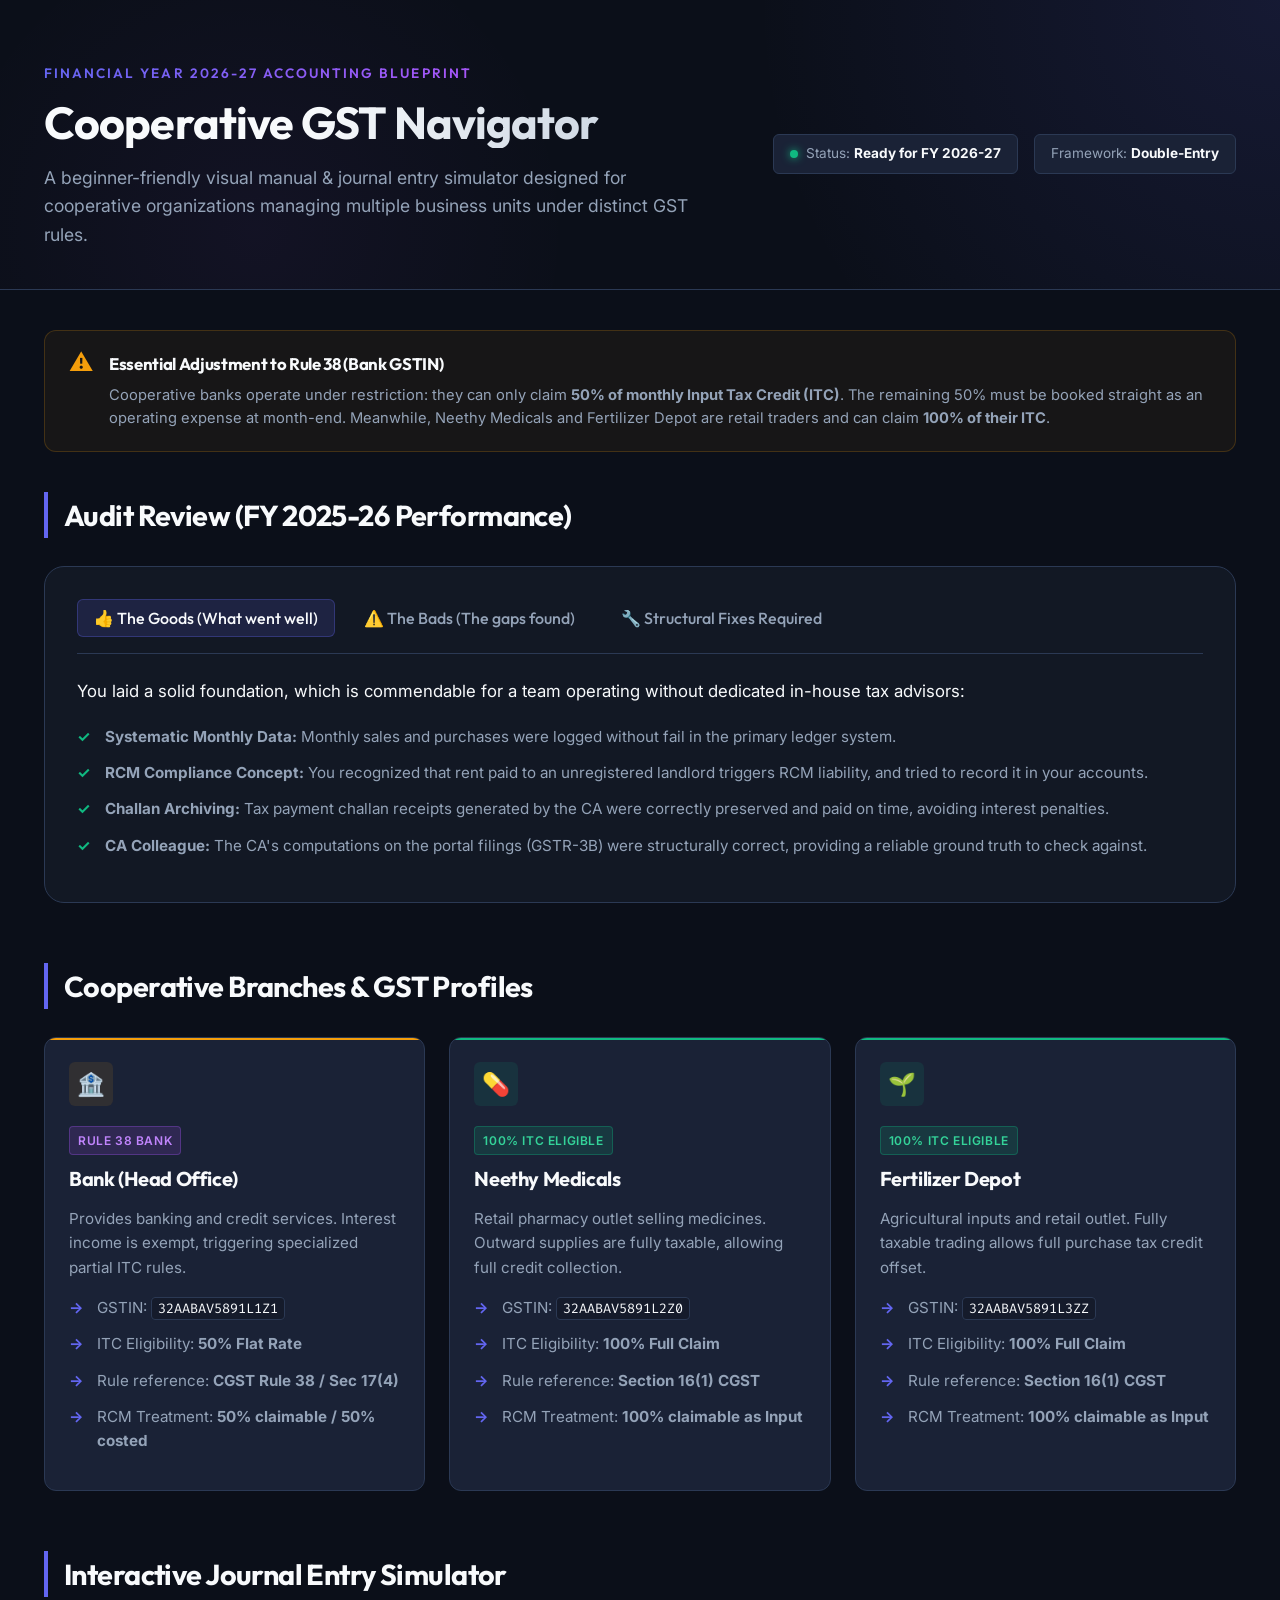
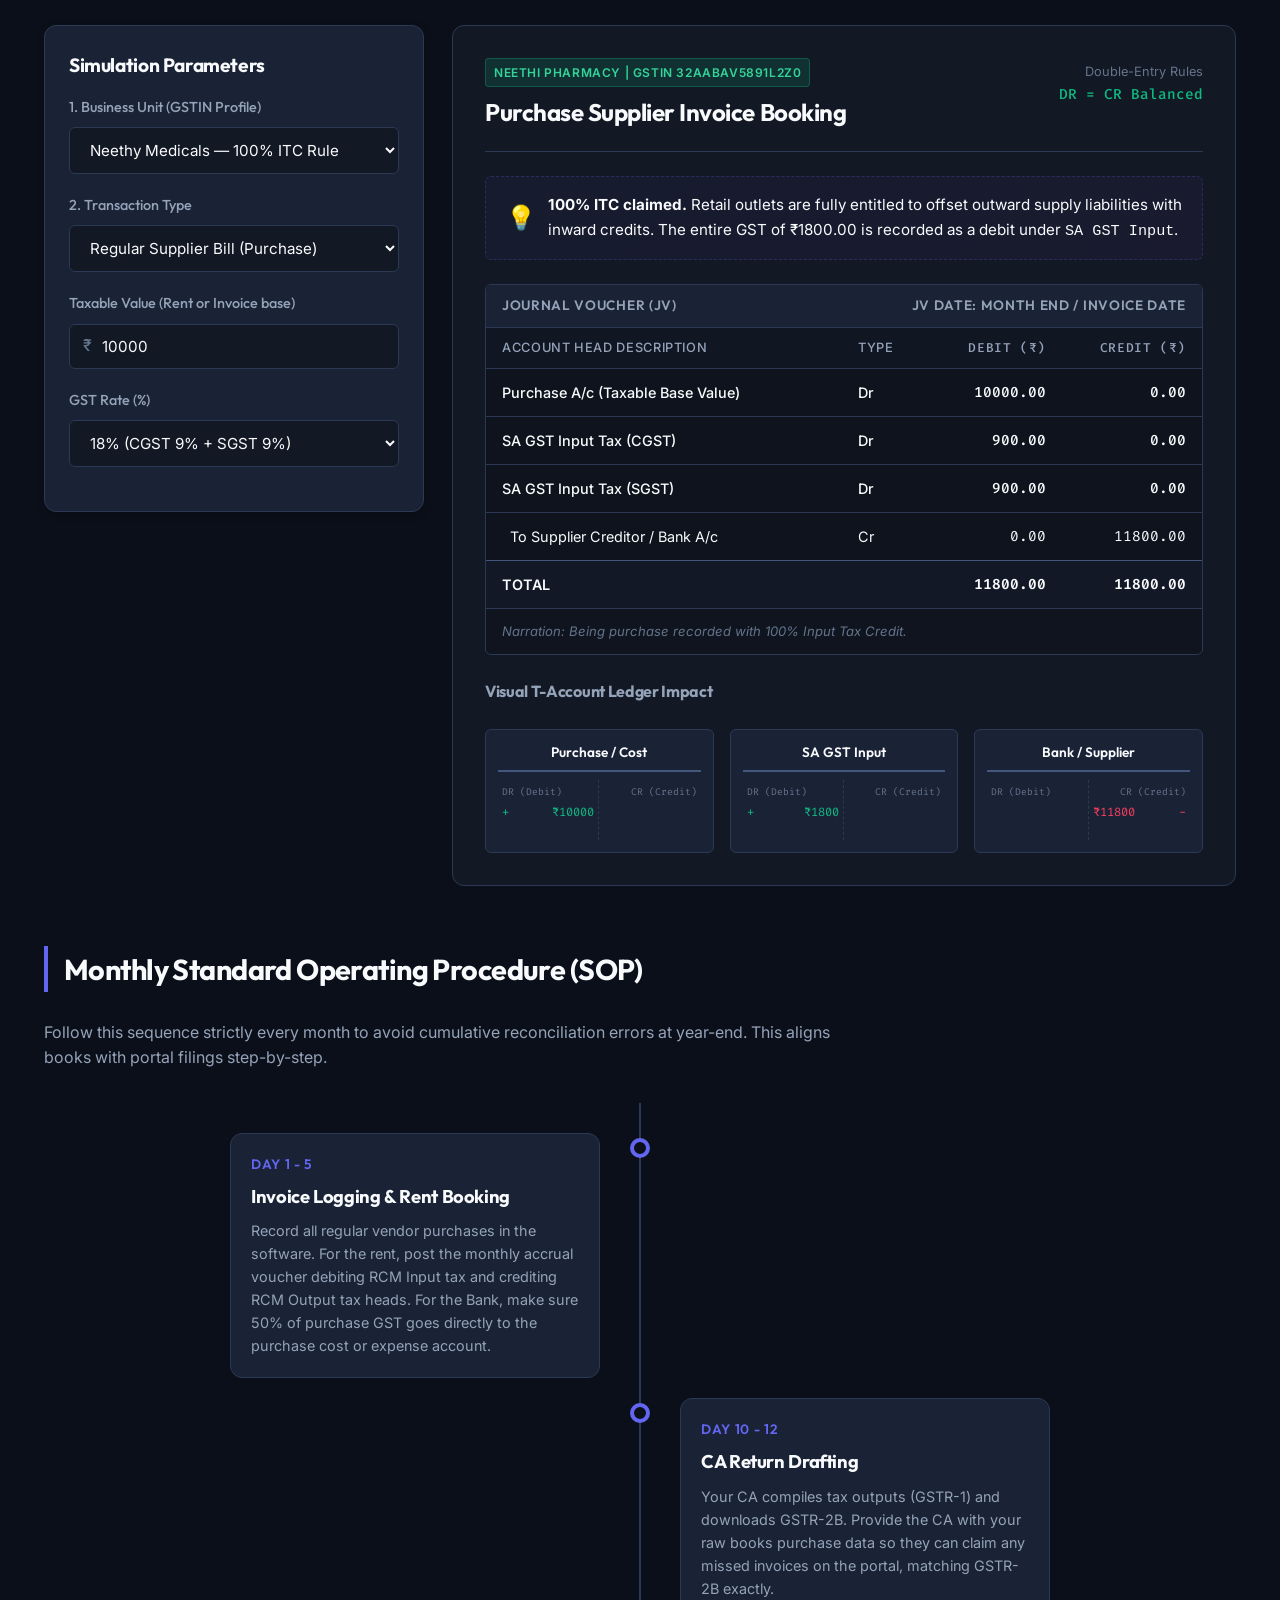
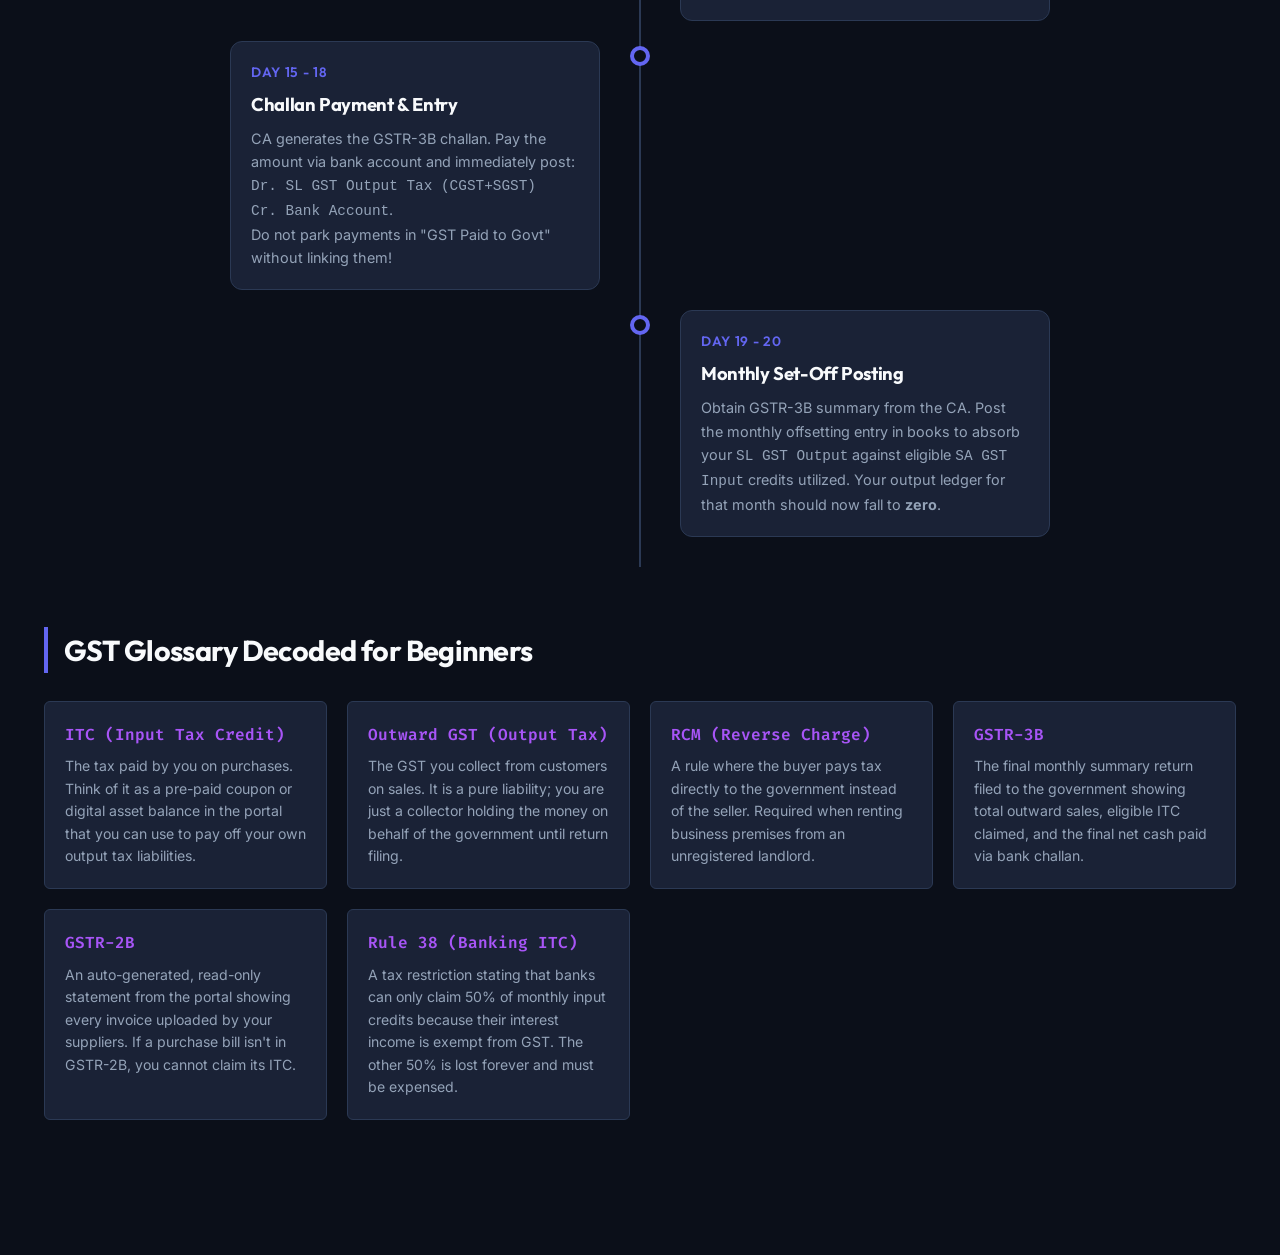
<file: _ARCHIVE/old_guides/gst_guide_2026_27.html>
<!DOCTYPE html>
<html lang="en">
<head>
    <meta charset="UTF-8">
    <meta name="viewport" content="width=device-width, initial-scale=1.0">
    <title>GST Accounting Navigator & Interactive Simulator | FY 2026-27</title>
    <!-- Fonts -->
    <link rel="preconnect" href="https://fonts.googleapis.com">
    <link rel="preconnect" href="https://fonts.gstatic.com" crossorigin>
    <link href="https://fonts.googleapis.com/css2?family=Inter:wght@300;400;500;600;700&family=Outfit:wght@400;500;600;700;800&family=Fira+Code:wght@400;500&display=swap" rel="stylesheet">
    
    <style>
        :root {
            --bg-base: #0b0f19;
            --bg-surface: #121824;
            --bg-card: #1a2236;
            --bg-card-hover: #222d46;
            --border-dim: #2b3954;
            --border-focus: #44567e;
            
            --brand-primary: #6366f1; /* Violet-Indigo */
            --brand-secondary: #a855f7; /* Purple */
            --brand-gradient: linear-gradient(135deg, #6366f1 0%, #a855f7 100%);
            
            --semantic-success: #10b981; /* Emerald */
            --semantic-warning: #f59e0b; /* Amber */
            --semantic-danger: #f43f5e; /* Rose */
            --semantic-info: #0ea5e9; /* Sky Blue */
            
            --text-primary: #f8fafc;
            --text-secondary: #94a3b8;
            --text-muted: #64748b;
            
            --font-display: 'Outfit', sans-serif;
            --font-body: 'Inter', sans-serif;
            --font-mono: 'Fira Code', monospace;
            
            --shadow-sm: 0 2px 8px rgba(0, 0, 0, 0.2);
            --shadow-md: 0 8px 24px rgba(0, 0, 0, 0.35);
            --shadow-lg: 0 16px 40px rgba(0, 0, 0, 0.5);
            
            --radius-sm: 6px;
            --radius-md: 12px;
            --radius-lg: 20px;
        }

        * {
            box-sizing: border-box;
            margin: 0;
            padding: 0;
            scrollbar-width: thin;
            scrollbar-color: var(--border-dim) var(--bg-base);
        }

        /* Scrollbars */
        ::-webkit-scrollbar {
            width: 8px;
            height: 8px;
        }
        ::-webkit-scrollbar-track {
            background: var(--bg-base);
        }
        ::-webkit-scrollbar-thumb {
            background: var(--border-dim);
            border-radius: var(--radius-sm);
        }
        ::-webkit-scrollbar-thumb:hover {
            background: var(--border-focus);
        }

        body {
            background-color: var(--bg-base);
            color: var(--text-primary);
            font-family: var(--font-body);
            line-height: 1.6;
            overflow-x: hidden;
            padding-bottom: 80px;
        }

        h1, h2, h3, h4 {
            font-family: var(--font-display);
            font-weight: 700;
            letter-spacing: -0.02em;
        }

        a {
            color: var(--brand-primary);
            text-decoration: none;
            transition: color 0.2s ease;
        }
        a:hover {
            color: var(--brand-secondary);
        }

        .container {
            max-width: 1240px;
            margin: 0 auto;
            padding: 0 24px;
        }

        /* --- Header Section --- */
        header {
            position: relative;
            padding: 60px 0 40px;
            border-bottom: 1px solid var(--border-dim);
            background: radial-gradient(circle at top right, rgba(99, 102, 241, 0.12), transparent 40%),
                        radial-gradient(circle at 20% 80%, rgba(168, 85, 247, 0.05), transparent 30%);
            margin-bottom: 40px;
        }

        .header-grid {
            display: flex;
            align-items: center;
            justify-content: space-between;
            flex-wrap: wrap;
            gap: 20px;
        }

        .header-title-box {
            max-width: 750px;
        }

        .eyebrow {
            display: inline-block;
            background: var(--brand-gradient);
            -webkit-background-clip: text;
            -webkit-text-fill-color: transparent;
            font-family: var(--font-display);
            font-weight: 600;
            font-size: 0.85rem;
            text-transform: uppercase;
            letter-spacing: 0.15em;
            margin-bottom: 12px;
        }

        header h1 {
            font-size: 2.8rem;
            line-height: 1.15;
            margin-bottom: 16px;
            background: linear-gradient(120deg, #f8fafc 40%, #cbd5e1 90%);
            -webkit-background-clip: text;
            -webkit-text-fill-color: transparent;
        }

        header p {
            color: var(--text-secondary);
            font-size: 1.1rem;
            max-width: 650px;
        }

        .header-meta {
            display: flex;
            gap: 16px;
        }

        .meta-pill {
            background-color: var(--bg-card);
            border: 1px solid var(--border-dim);
            padding: 8px 16px;
            border-radius: var(--radius-sm);
            font-size: 0.85rem;
            color: var(--text-secondary);
            display: flex;
            align-items: center;
            gap: 8px;
        }

        .meta-pill strong {
            color: var(--text-primary);
        }

        .meta-pill .dot {
            width: 8px;
            height: 8px;
            border-radius: 50%;
            background-color: var(--semantic-success);
            box-shadow: 0 0 8px var(--semantic-success);
        }

        /* --- Section Container --- */
        section {
            margin-bottom: 60px;
        }

        .section-title {
            font-size: 1.8rem;
            margin-bottom: 28px;
            display: flex;
            align-items: center;
            gap: 12px;
            border-left: 4px solid var(--brand-primary);
            padding-left: 16px;
        }

        /* --- Grid Utilities --- */
        .grid-3 {
            display: grid;
            grid-template-columns: repeat(auto-fit, minmax(320px, 1fr));
            gap: 24px;
        }

        .grid-2 {
            display: grid;
            grid-template-columns: repeat(auto-fit, minmax(450px, 1fr));
            gap: 28px;
        }

        /* --- Custom Cards --- */
        .card {
            background-color: var(--bg-card);
            border: 1px solid var(--border-dim);
            border-radius: var(--radius-md);
            padding: 24px;
            transition: all 0.3s cubic-bezier(0.16, 1, 0.3, 1);
            position: relative;
            overflow: hidden;
        }

        .card:hover {
            border-color: var(--border-focus);
            transform: translateY(-2px);
            box-shadow: var(--shadow-md);
        }

        .card::before {
            content: '';
            position: absolute;
            top: 0;
            left: 0;
            width: 100%;
            height: 2px;
            background: transparent;
            transition: background 0.3s ease;
        }

        .card.card-primary::before { background: var(--brand-gradient); }
        .card.card-success::before { background: var(--semantic-success); }
        .card.card-warning::before { background: var(--semantic-warning); }
        .card.card-danger::before { background: var(--semantic-danger); }

        .card-header-icon {
            display: flex;
            align-items: center;
            justify-content: center;
            width: 44px;
            height: 44px;
            border-radius: var(--radius-sm);
            background-color: rgba(99, 102, 241, 0.1);
            color: var(--brand-primary);
            margin-bottom: 20px;
            font-size: 1.4rem;
        }

        .card-success .card-header-icon {
            background-color: rgba(16, 185, 129, 0.1);
            color: var(--semantic-success);
        }

        .card-warning .card-header-icon {
            background-color: rgba(245, 158, 11, 0.1);
            color: var(--semantic-warning);
        }

        .card-danger .card-header-icon {
            background-color: rgba(244, 63, 94, 0.1);
            color: var(--semantic-danger);
        }

        .card h3 {
            font-size: 1.25rem;
            margin-bottom: 12px;
            color: var(--text-primary);
        }

        .card p {
            color: var(--text-secondary);
            font-size: 0.95rem;
            margin-bottom: 16px;
        }

        /* --- Custom Bullet List --- */
        .custom-list {
            list-style: none;
        }

        .custom-list li {
            position: relative;
            padding-left: 28px;
            margin-bottom: 12px;
            font-size: 0.95rem;
            color: var(--text-secondary);
        }

        .custom-list li::before {
            content: "→";
            position: absolute;
            left: 0;
            color: var(--brand-primary);
            font-weight: bold;
        }

        .custom-list.success-list li::before {
            content: "✓";
            color: var(--semantic-success);
        }

        .custom-list.danger-list li::before {
            content: "✗";
            color: var(--semantic-danger);
        }

        .custom-list.warning-list li::before {
            content: "⚠";
            color: var(--semantic-warning);
        }

        /* --- Audit Post Mortem Tabs / Toggle Accordions --- */
        .audit-summary {
            background-color: var(--bg-surface);
            border: 1px solid var(--border-dim);
            border-radius: var(--radius-lg);
            padding: 32px;
            margin-bottom: 40px;
        }

        .audit-tabs {
            display: flex;
            gap: 12px;
            border-bottom: 1px solid var(--border-dim);
            padding-bottom: 16px;
            margin-bottom: 24px;
            flex-wrap: wrap;
        }

        .tab-btn {
            background: none;
            border: 1px solid transparent;
            color: var(--text-secondary);
            font-family: var(--font-display);
            font-size: 1rem;
            font-weight: 500;
            padding: 8px 16px;
            border-radius: var(--radius-sm);
            cursor: pointer;
            transition: all 0.2s ease;
        }

        .tab-btn:hover {
            color: var(--text-primary);
            background-color: var(--bg-card);
        }

        .tab-btn.active {
            color: var(--text-primary);
            background-color: rgba(99, 102, 241, 0.15);
            border-color: rgba(99, 102, 241, 0.3);
        }

        .tab-panel {
            display: none;
            animation: fadeIn 0.4s ease-out forwards;
        }

        .tab-panel.active {
            display: block;
        }

        @keyframes fadeIn {
            from { opacity: 0; transform: translateY(6px); }
            to { opacity: 1; transform: translateY(0); }
        }

        /* --- Entity Matrix Section --- */
        .badge {
            display: inline-block;
            padding: 4px 8px;
            border-radius: 4px;
            font-size: 0.75rem;
            font-weight: 600;
            text-transform: uppercase;
            letter-spacing: 0.05em;
        }

        .badge-gray { background-color: var(--bg-surface); color: var(--text-secondary); border: 1px solid var(--border-dim); }
        .badge-indigo { background-color: rgba(99, 102, 241, 0.15); color: #818cf8; border: 1px solid rgba(99, 102, 241, 0.3); }
        .badge-purple { background-color: rgba(168, 85, 247, 0.15); color: #c084fc; border: 1px solid rgba(168, 85, 247, 0.3); }
        .badge-emerald { background-color: rgba(16, 185, 129, 0.15); color: #34d399; border: 1px solid rgba(16, 185, 129, 0.3); }

        .gstin-code {
            font-family: var(--font-mono);
            background-color: rgba(0, 0, 0, 0.2);
            padding: 2px 6px;
            border-radius: 4px;
            color: var(--text-primary);
            font-size: 0.85rem;
            border: 1px solid var(--border-dim);
        }

        /* --- Interactive Simulator --- */
        .simulator-layout {
            display: grid;
            grid-template-columns: 380px 1fr;
            gap: 28px;
            align-items: start;
        }

        @media (max-width: 992px) {
            .simulator-layout {
                grid-template-columns: 1fr;
            }
        }

        .control-panel {
            background-color: var(--bg-card);
            border: 1px solid var(--border-dim);
            border-radius: var(--radius-md);
            padding: 24px;
            box-shadow: var(--shadow-sm);
        }

        .control-group {
            margin-bottom: 20px;
        }

        .control-group label {
            display: block;
            font-family: var(--font-display);
            font-size: 0.9rem;
            font-weight: 500;
            color: var(--text-secondary);
            margin-bottom: 8px;
        }

        .form-select, .form-input {
            width: 100%;
            background-color: var(--bg-surface);
            border: 1px solid var(--border-dim);
            color: var(--text-primary);
            font-family: var(--font-body);
            font-size: 0.95rem;
            padding: 12px 16px;
            border-radius: var(--radius-sm);
            outline: none;
            transition: border-color 0.2s ease, box-shadow 0.2s ease;
        }

        .form-select:focus, .form-input:focus {
            border-color: var(--brand-primary);
            box-shadow: 0 0 0 3px rgba(99, 102, 241, 0.15);
        }

        .input-with-symbol {
            position: relative;
            display: flex;
            align-items: center;
        }

        .input-with-symbol .symbol {
            position: absolute;
            left: 14px;
            color: var(--text-muted);
            font-weight: 500;
        }

        .input-with-symbol .form-input {
            padding-left: 32px;
        }

        /* Output Board */
        .output-board {
            background-color: var(--bg-surface);
            border: 1px solid var(--border-dim);
            border-radius: var(--radius-md);
            padding: 32px;
            min-height: 520px;
            display: flex;
            flex-direction: column;
            justify-content: space-between;
        }

        .output-header {
            border-bottom: 1px solid var(--border-dim);
            padding-bottom: 20px;
            margin-bottom: 24px;
            display: flex;
            justify-content: space-between;
            align-items: flex-start;
            flex-wrap: wrap;
            gap: 12px;
        }

        .output-header h3 {
            font-size: 1.5rem;
        }

        .rule-card {
            background: linear-gradient(135deg, rgba(99, 102, 241, 0.05) 0%, rgba(168, 85, 247, 0.05) 100%);
            border: 1px dashed rgba(99, 102, 241, 0.25);
            padding: 16px 20px;
            border-radius: var(--radius-sm);
            margin-bottom: 24px;
            font-size: 0.95rem;
            display: flex;
            gap: 12px;
            align-items: center;
        }

        .rule-card-icon {
            font-size: 1.5rem;
            color: var(--brand-primary);
        }

        /* Double Entry Table */
        .journal-voucher {
            border: 1px solid var(--border-dim);
            border-radius: var(--radius-sm);
            overflow: hidden;
            background-color: rgba(0, 0, 0, 0.2);
            margin-bottom: 24px;
        }

        .jv-title {
            background-color: var(--bg-card);
            padding: 10px 16px;
            font-family: var(--font-display);
            font-weight: 600;
            font-size: 0.85rem;
            text-transform: uppercase;
            letter-spacing: 0.05em;
            color: var(--text-secondary);
            border-bottom: 1px solid var(--border-dim);
            display: flex;
            justify-content: space-between;
            align-items: center;
        }

        .jv-table {
            width: 100%;
            border-collapse: collapse;
            font-size: 0.9rem;
        }

        .jv-table th {
            text-align: left;
            background-color: rgba(21, 28, 44, 0.4);
            color: var(--text-secondary);
            font-weight: 500;
            padding: 10px 16px;
            font-size: 0.8rem;
            text-transform: uppercase;
            letter-spacing: 0.05em;
            border-bottom: 1px solid var(--border-dim);
        }

        .jv-table td {
            padding: 12px 16px;
            border-bottom: 1px solid var(--border-dim);
            color: var(--text-primary);
        }

        .jv-table tr:last-child td {
            border-bottom: none;
        }

        .jv-table .debit-row {
            font-weight: 500;
        }

        .jv-table .credit-row td:first-child {
            padding-left: 24px;
        }

        .jv-table .amount-col {
            text-align: right;
            font-family: var(--font-mono);
        }

        .jv-table .jv-total-row {
            background-color: rgba(21, 28, 44, 0.6);
            font-weight: 600;
            border-top: 1px solid var(--border-focus);
        }

        .jv-table .jv-total-row td {
            color: var(--text-primary);
        }

        .jv-narration {
            padding: 12px 16px;
            font-style: italic;
            font-size: 0.82rem;
            color: var(--text-muted);
            background-color: rgba(21, 28, 44, 0.2);
            border-top: 1px solid var(--border-dim);
        }

        /* Ledger visualizer */
        .ledger-visualizer {
            display: grid;
            grid-template-columns: repeat(auto-fit, minmax(180px, 1fr));
            gap: 16px;
            margin-top: 24px;
        }

        .t-account {
            background-color: var(--bg-card);
            border: 1px solid var(--border-dim);
            border-radius: var(--radius-sm);
            padding: 12px;
        }

        .t-account-title {
            text-align: center;
            font-family: var(--font-display);
            font-weight: 600;
            font-size: 0.85rem;
            border-bottom: 2px solid var(--border-focus);
            padding-bottom: 6px;
            margin-bottom: 8px;
        }

        .t-account-grid {
            display: grid;
            grid-template-columns: 1fr 1fr;
            font-size: 0.75rem;
            font-family: var(--font-mono);
            min-height: 60px;
        }

        .t-account-side {
            padding: 4px;
        }

        .t-account-side.dr {
            border-right: 1px dashed var(--border-dim);
        }

        .t-account-side.cr {
            text-align: right;
        }

        .t-entry {
            margin-bottom: 4px;
            display: flex;
            justify-content: space-between;
            gap: 4px;
        }
        
        .t-account-side.cr .t-entry {
            flex-direction: row-reverse;
        }

        .t-entry.plus { color: var(--semantic-success); }
        .t-entry.minus { color: var(--semantic-danger); }

        /* --- Monthly Roadmap SOP Timeline --- */
        .timeline {
            position: relative;
            max-width: 900px;
            margin: 0 auto;
            padding: 20px 0;
        }

        .timeline::after {
            content: '';
            position: absolute;
            width: 2px;
            background-color: var(--border-dim);
            top: 0;
            bottom: 0;
            left: 50%;
            margin-left: -1px;
        }

        @media (max-width: 768px) {
            .timeline::after {
                left: 31px;
            }
        }

        .timeline-item {
            padding: 10px 40px;
            position: relative;
            background-color: inherit;
            width: 50%;
        }

        @media (max-width: 768px) {
            .timeline-item {
                width: 100%;
                padding-left: 70px;
                padding-right: 25px;
            }
            .timeline-item.right {
                left: 0%;
            }
        }

        .timeline-item.left {
            left: 0;
        }

        .timeline-item.right {
            left: 50%;
        }

        .timeline-circle {
            position: absolute;
            width: 20px;
            height: 20px;
            right: -10px;
            background-color: var(--bg-base);
            border: 4px solid var(--brand-primary);
            border-radius: 50%;
            top: 15px;
            z-index: 1;
            transition: all 0.3s ease;
        }

        .timeline-item.right .timeline-circle {
            left: -10px;
        }

        @media (max-width: 768px) {
            .timeline-circle {
                left: 21px !important;
            }
        }

        .timeline-item:hover .timeline-circle {
            border-color: var(--brand-secondary);
            transform: scale(1.2);
            box-shadow: 0 0 10px var(--brand-secondary);
        }

        .timeline-content {
            padding: 20px;
            background-color: var(--bg-card);
            position: relative;
            border-radius: var(--radius-md);
            border: 1px solid var(--border-dim);
        }

        .timeline-date {
            font-family: var(--font-display);
            font-size: 0.85rem;
            font-weight: 600;
            color: var(--brand-primary);
            text-transform: uppercase;
            letter-spacing: 0.05em;
            margin-bottom: 6px;
        }

        .timeline-content h3 {
            font-size: 1.15rem;
            margin-bottom: 8px;
        }

        .timeline-content p {
            font-size: 0.9rem;
            color: var(--text-secondary);
        }

        /* --- GST Vocabulary Grid --- */
        .vocab-grid {
            display: grid;
            grid-template-columns: repeat(auto-fill, minmax(280px, 1fr));
            gap: 20px;
        }

        .vocab-card {
            background-color: var(--bg-card);
            border: 1px solid var(--border-dim);
            border-radius: var(--radius-sm);
            padding: 20px;
            transition: border-color 0.2s ease;
        }

        .vocab-card:hover {
            border-color: var(--border-focus);
        }

        .vocab-word {
            font-family: var(--font-mono);
            font-weight: 600;
            font-size: 1rem;
            color: var(--brand-secondary);
            margin-bottom: 8px;
        }

        .vocab-definition {
            font-size: 0.88rem;
            color: var(--text-secondary);
        }

        /* Alert/Callout Box */
        .alert-box {
            background-color: rgba(245, 158, 11, 0.05);
            border: 1px solid rgba(245, 158, 11, 0.2);
            border-radius: var(--radius-md);
            padding: 20px 24px;
            display: flex;
            gap: 16px;
            align-items: flex-start;
            margin-bottom: 40px;
        }

        .alert-box-icon {
            font-size: 1.5rem;
            color: var(--semantic-warning);
            line-height: 1;
        }

        .alert-box-content h4 {
            color: var(--text-primary);
            margin-bottom: 6px;
            font-size: 1.05rem;
        }

        .alert-box-content p {
            color: var(--text-secondary);
            font-size: 0.92rem;
        }

    </style>
</head>
<body>

    <!-- Header -->
    <header>
        <div class="container">
            <div class="header-grid">
                <div class="header-title-box">
                    <span class="eyebrow">Financial Year 2026-27 Accounting Blueprint</span>
                    <h1>Cooperative GST Navigator</h1>
                    <p>
                        A beginner-friendly visual manual & journal entry simulator designed for cooperative organizations managing multiple business units under distinct GST rules.
                    </p>
                </div>
                <div class="header-meta">
                    <div class="meta-pill">
                        <div class="dot"></div>
                        <span>Status: <strong>Ready for FY 2026-27</strong></span>
                    </div>
                    <div class="meta-pill">
                        <span>Framework: <strong>Double-Entry</strong></span>
                    </div>
                </div>
            </div>
        </div>
    </header>

    <div class="container">

        <!-- ALERT: Urgent RCM Action -->
        <div class="alert-box">
            <span class="alert-box-icon">⚠️</span>
            <div class="alert-box-content">
                <h4>Essential Adjustment to Rule 38 (Bank GSTIN)</h4>
                <p>
                    Cooperative banks operate under restriction: they can only claim <strong>50% of monthly Input Tax Credit (ITC)</strong>. The remaining 50% must be booked straight as an operating expense at month-end. Meanwhile, Neethy Medicals and Fertilizer Depot are retail traders and can claim <strong>100% of their ITC</strong>.
                </p>
            </div>
        </div>

        <!-- Section 1: The Post-Mortem Audit (Goods, Bads, Fixes) -->
        <section id="post-mortem">
            <h2 class="section-title">Audit Review (FY 2025-26 Performance)</h2>
            <div class="audit-summary">
                <div class="audit-tabs">
                    <button class="tab-btn active" onclick="switchAuditTab(event, 'goods')">👍 The Goods (What went well)</button>
                    <button class="tab-btn" onclick="switchAuditTab(event, 'bads')">⚠️ The Bads (The gaps found)</button>
                    <button class="tab-btn" onclick="switchAuditTab(event, 'fixes')">🔧 Structural Fixes Required</button>
                </div>

                <!-- Goods Tab Panel -->
                <div id="goods" class="tab-panel active">
                    <p style="margin-bottom: 20px; font-size: 1.05rem;">
                        You laid a solid foundation, which is commendable for a team operating without dedicated in-house tax advisors:
                    </p>
                    <ul class="custom-list success-list">
                        <li><strong>Systematic Monthly Data:</strong> Monthly sales and purchases were logged without fail in the primary ledger system.</li>
                        <li><strong>RCM Compliance Concept:</strong> You recognized that rent paid to an unregistered landlord triggers RCM liability, and tried to record it in your accounts.</li>
                        <li><strong>Challan Archiving:</strong> Tax payment challan receipts generated by the CA were correctly preserved and paid on time, avoiding interest penalties.</li>
                        <li><strong>CA Colleague:</strong> The CA's computations on the portal filings (GSTR-3B) were structurally correct, providing a reliable ground truth to check against.</li>
                    </ul>
                </div>

                <!-- Bads Tab Panel -->
                <div id="bads" class="tab-panel">
                    <p style="margin-bottom: 20px; font-size: 1.05rem; color: var(--semantic-warning)">
                        We identified major gaps in how books talk to portal returns, causing ledger balances to swell artificially:
                    </p>
                    <ul class="custom-list danger-list">
                        <li><strong>The "Growing Balances" Ledger Loop:</strong> Because no monthly "set-off" entries were passed in the banking software, <code>SA GST Input</code> and <code>SL GST Output</code> balances grew indefinitely without ever resetting to zero.</li>
                        <li><strong>Disconnected Tax Expense:</strong> Payments to the government were written off directly to a temporary head <code>GST Paid to Govt</code>, rather than being used to debit and clear the actual outstanding liability under <code>SL GST Output</code>.</li>
                        <li><strong>Bank ITC Overstatement (Rule 38):</strong> The bank logged 100% of purchase ITC as an asset in the books, instead of writing off the ineligible 50% to expenses. This inflated the books asset ledger by <strong>₹80,952.81</strong>.</li>
                        <li><strong>Omitted Fertilizer Depot Inputs:</strong> Fertilizer Depot purchases were entirely omitted in the books, recording only RCM entries (Book Input: ₹20,100.37 vs GSTR-3B Input: ₹30,663.38).</li>
                        <li><strong>Duplicate Challan PDF Storage:</strong> Neethy Medicals' folder contained duplicate files belonging to the Bank, causing tracking confusion.</li>
                    </ul>
                </div>

                <!-- Fixes Tab Panel -->
                <div id="fixes" class="tab-panel">
                    <p style="margin-bottom: 20px; font-size: 1.05rem;">
                        To fix these gaps forever, we must implement three core changes in your ledger routing:
                    </p>
                    <ul class="custom-list warning-list">
                        <li><strong>Link Payments to Liability:</strong> Stop closing tax payments directly against "GST Paid to Govt". Instead, route payments through `SL GST Output` first to neutralize the liability.</li>
                        <li><strong>Perform Monthly Set-offs:</strong> Every month, when the CA provides the GSTR-3B filing data, pass a journal entry that offsets your `SL GST Output` liability using your available `SA GST Input` credit.</li>
                        <li><strong>Divide Bank ITC 50:50:</strong> Implement the 50% permanent write-off rule for the Bank's purchases. When recording bank expenses, route 50% of the invoice GST directly to an expense ledger (e.g. `GST Ineligible ITC Expense`).</li>
                    </ul>
                </div>
            </div>
        </section>

        <!-- Section 2: Entity Matrix -->
        <section id="matrix">
            <h2 class="section-title">Cooperative Branches & GST Profiles</h2>
            <div class="grid-3">
                <!-- Card 1: Bank -->
                <div class="card card-warning">
                    <div class="card-header-icon">🏦</div>
                    <span class="badge badge-purple" style="margin-bottom: 8px;">Rule 38 Bank</span>
                    <h3>Bank (Head Office)</h3>
                    <p>Provides banking and credit services. Interest income is exempt, triggering specialized partial ITC rules.</p>
                    <ul class="custom-list" style="margin-top: 16px;">
                        <li>GSTIN: <span class="gstin-code">32AABAV5891L1Z1</span></li>
                        <li>ITC Eligibility: <strong>50% Flat Rate</strong></li>
                        <li>Rule reference: <strong>CGST Rule 38 / Sec 17(4)</strong></li>
                        <li>RCM Treatment: <strong>50% claimable / 50% costed</strong></li>
                    </ul>
                </div>

                <!-- Card 2: Neethy Medicals -->
                <div class="card card-success">
                    <div class="card-header-icon">💊</div>
                    <span class="badge badge-emerald" style="margin-bottom: 8px;">100% ITC Eligible</span>
                    <h3>Neethy Medicals</h3>
                    <p>Retail pharmacy outlet selling medicines. Outward supplies are fully taxable, allowing full credit collection.</p>
                    <ul class="custom-list" style="margin-top: 16px;">
                        <li>GSTIN: <span class="gstin-code">32AABAV5891L2Z0</span></li>
                        <li>ITC Eligibility: <strong>100% Full Claim</strong></li>
                        <li>Rule reference: <strong>Section 16(1) CGST</strong></li>
                        <li>RCM Treatment: <strong>100% claimable as Input</strong></li>
                    </ul>
                </div>

                <!-- Card 3: Fertilizer Depot -->
                <div class="card card-success">
                    <div class="card-header-icon">🌱</div>
                    <span class="badge badge-emerald" style="margin-bottom: 8px;">100% ITC Eligible</span>
                    <h3>Fertilizer Depot</h3>
                    <p>Agricultural inputs and retail outlet. Fully taxable trading allows full purchase tax credit offset.</p>
                    <ul class="custom-list" style="margin-top: 16px;">
                        <li>GSTIN: <span class="gstin-code">32AABAV5891L3ZZ</span></li>
                        <li>ITC Eligibility: <strong>100% Full Claim</strong></li>
                        <li>Rule reference: <strong>Section 16(1) CGST</strong></li>
                        <li>RCM Treatment: <strong>100% claimable as Input</strong></li>
                    </ul>
                </div>
            </div>
        </section>

        <!-- Section 3: Interactive Simulator -->
        <section id="simulator">
            <h2 class="section-title">Interactive Journal Entry Simulator</h2>
            
            <div class="simulator-layout">
                <!-- Control Panel -->
                <div class="control-panel">
                    <h3 style="margin-bottom: 16px; font-size: 1.2rem;">Simulation Parameters</h3>
                    
                    <!-- 1. Select Entity -->
                    <div class="control-group">
                        <label for="sim-entity">1. Business Unit (GSTIN Profile)</label>
                        <select id="sim-entity" class="form-select" onchange="runSimulation()">
                            <option value="bank">Bank (HO) — 50% ITC Rule</option>
                            <option value="neethi" selected>Neethy Medicals — 100% ITC Rule</option>
                            <option value="manure">Fertilizer Depot — 100% ITC Rule</option>
                        </select>
                    </div>

                    <!-- 2. Select Transaction Type -->
                    <div class="control-group">
                        <label for="sim-tx">2. Transaction Type</label>
                        <select id="sim-tx" class="form-select" onchange="toggleInputs(); runSimulation();">
                            <option value="purchase">Regular Supplier Bill (Purchase)</option>
                            <option value="rent-rcm">Rent with RCM (Unregistered Landlord)</option>
                            <option value="monthly-setoff">Monthly GSTR-3B Set-Off (CA figures)</option>
                        </select>
                    </div>

                    <!-- 3. Dynamic Inputs -->
                    <!-- Input 1: Taxable Amount (For Purchases / Rent) -->
                    <div class="control-group" id="group-taxable">
                        <label for="sim-amount" id="label-amount">Taxable Value (Rent or Invoice base)</label>
                        <div class="input-with-symbol">
                            <span class="symbol">₹</span>
                            <input type="number" id="sim-amount" class="form-input" value="10000" oninput="runSimulation()" min="1">
                        </div>
                    </div>

                    <!-- Input 2: GST Rate (For Purchase/Rent) -->
                    <div class="control-group" id="group-rate">
                        <label for="sim-rate">GST Rate (%)</label>
                        <select id="sim-rate" class="form-select" onchange="runSimulation()">
                            <option value="5">5% (CGST 2.5% + SGST 2.5%)</option>
                            <option value="12">12% (CGST 6% + SGST 6%)</option>
                            <option value="18" selected>18% (CGST 9% + SGST 9%)</option>
                            <option value="28">28% (CGST 14% + SGST 14%)</option>
                        </select>
                    </div>

                    <!-- Inputs for Monthly GSTR-3B Setoff -->
                    <div id="group-setoff" style="display: none;">
                        <div class="control-group">
                            <label for="setoff-out-cgst">Total Output CGST (from GSTR-3B Table 3.1)</label>
                            <div class="input-with-symbol">
                                <span class="symbol">₹</span>
                                <input type="number" id="setoff-out-cgst" class="form-input" value="8000" oninput="runSimulation()">
                            </div>
                        </div>
                        <div class="control-group">
                            <label for="setoff-out-sgst">Total Output SGST (from GSTR-3B Table 3.1)</label>
                            <div class="input-with-symbol">
                                <span class="symbol">₹</span>
                                <input type="number" id="setoff-out-sgst" class="form-input" value="8000" oninput="runSimulation()">
                            </div>
                        </div>
                        <div class="control-group">
                            <label for="setoff-in-cgst">Eligible Input CGST (from GSTR-3B Table 4A)</label>
                            <div class="input-with-symbol">
                                <span class="symbol">₹</span>
                                <input type="number" id="setoff-in-cgst" class="form-input" value="6500" oninput="runSimulation()">
                            </div>
                        </div>
                        <div class="control-group">
                            <label for="setoff-in-sgst">Eligible Input SGST (from GSTR-3B Table 4A)</label>
                            <div class="input-with-symbol">
                                <span class="symbol">₹</span>
                                <input type="number" id="setoff-in-sgst" class="form-input" value="6500" oninput="runSimulation()">
                            </div>
                        </div>
                    </div>
                </div>

                <!-- Output Board -->
                <div class="output-board">
                    <div>
                        <div class="output-header">
                            <div>
                                <span class="badge badge-gray" id="out-badge">Profile</span>
                                <h3 id="out-title" style="margin-top: 6px;">Journal Entry Output</h3>
                            </div>
                            <div style="text-align: right;">
                                <span style="font-size: 0.8rem; color: var(--text-muted);">Double-Entry Rules</span>
                                <div style="font-family: var(--font-mono); font-weight: 500; font-size: 0.9rem;" id="out-balance-status">DR = CR Balanced</div>
                            </div>
                        </div>

                        <!-- Legal Explainer Callout -->
                        <div class="rule-card">
                            <div class="rule-card-icon">💡</div>
                            <div id="sim-explainer">
                                Loading explainer...
                            </div>
                        </div>

                        <!-- Double Entry Table (Journal Voucher) -->
                        <div class="journal-voucher">
                            <div class="jv-title">
                                <span>Journal Voucher (JV)</span>
                                <span id="jv-date">JV Date: Month End / Invoice Date</span>
                            </div>
                            <table class="jv-table">
                                <thead>
                                    <tr>
                                        <th>Account Head Description</th>
                                        <th style="width: 80px;">Type</th>
                                        <th class="amount-col" style="width: 140px;">Debit (₹)</th>
                                        <th class="amount-col" style="width: 140px;">Credit (₹)</th>
                                    </tr>
                                </thead>
                                <tbody id="jv-rows">
                                    <!-- Dynamic rows generate here -->
                                </tbody>
                                <tfoot>
                                    <tr class="jv-total-row">
                                        <td>TOTAL</td>
                                        <td></td>
                                        <td class="amount-col" id="jv-total-dr">0.00</td>
                                        <td class="amount-col" id="jv-total-cr">0.00</td>
                                    </tr>
                                </tfoot>
                            </table>
                            <div class="jv-narration" id="jv-narration">
                                Narration text goes here.
                            </div>
                        </div>
                    </div>

                    <!-- Ledger Visualizer -->
                    <div>
                        <h4 style="font-size: 1rem; margin-bottom: 12px; font-family: var(--font-display); color: var(--text-secondary);">Visual T-Account Ledger Impact</h4>
                        <div class="ledger-visualizer" id="ledger-box">
                            <!-- Dynamic T-Accounts render here -->
                        </div>
                    </div>
                </div>
            </div>
        </section>

        <!-- Section 4: Monthly Roadmap SOP Timeline -->
        <section id="sop">
            <h2 class="section-title">Monthly Standard Operating Procedure (SOP)</h2>
            <p style="color: var(--text-secondary); max-width: 800px; margin-bottom: 32px;">
                Follow this sequence strictly every month to avoid cumulative reconciliation errors at year-end. This aligns books with portal filings step-by-step.
            </p>

            <div class="timeline">
                <!-- Step 1 -->
                <div class="timeline-item left">
                    <div class="timeline-circle"></div>
                    <div class="timeline-content">
                        <div class="timeline-date">Day 1 - 5</div>
                        <h3>Invoice Logging & Rent Booking</h3>
                        <p>
                            Record all regular vendor purchases in the software. For the rent, post the monthly accrual voucher debiting RCM Input tax and crediting RCM Output tax heads. For the Bank, make sure 50% of purchase GST goes directly to the purchase cost or expense account.
                        </p>
                    </div>
                </div>

                <!-- Step 2 -->
                <div class="timeline-item right">
                    <div class="timeline-circle"></div>
                    <div class="timeline-content">
                        <div class="timeline-date">Day 10 - 12</div>
                        <h3>CA Return Drafting</h3>
                        <p>
                            Your CA compiles tax outputs (GSTR-1) and downloads GSTR-2B. Provide the CA with your raw books purchase data so they can claim any missed invoices on the portal, matching GSTR-2B exactly.
                        </p>
                    </div>
                </div>

                <!-- Step 3 -->
                <div class="timeline-item left">
                    <div class="timeline-circle"></div>
                    <div class="timeline-content">
                        <div class="timeline-date">Day 15 - 18</div>
                        <h3>Challan Payment & Entry</h3>
                        <p>
                            CA generates the GSTR-3B challan. Pay the amount via bank account and immediately post: 
                            <br><code>Dr. SL GST Output Tax (CGST+SGST)</code>
                            <br><code>Cr. Bank Account</code>. 
                            <br>Do not park payments in "GST Paid to Govt" without linking them!
                        </p>
                    </div>
                </div>

                <!-- Step 4 -->
                <div class="timeline-item right">
                    <div class="timeline-circle"></div>
                    <div class="timeline-content">
                        <div class="timeline-date">Day 19 - 20</div>
                        <h3>Monthly Set-Off Posting</h3>
                        <p>
                            Obtain GSTR-3B summary from the CA. Post the monthly offsetting entry in books to absorb your <code>SL GST Output</code> against eligible <code>SA GST Input</code> credits utilized. Your output ledger for that month should now fall to <strong>zero</strong>.
                        </p>
                    </div>
                </div>
            </div>
        </section>

        <!-- Section 5: Glossary -->
        <section id="glossary">
            <h2 class="section-title">GST Glossary Decoded for Beginners</h2>
            <div class="vocab-grid">
                <div class="vocab-card">
                    <div class="vocab-word">ITC (Input Tax Credit)</div>
                    <div class="vocab-definition">The tax paid by you on purchases. Think of it as a pre-paid coupon or digital asset balance in the portal that you can use to pay off your own output tax liabilities.</div>
                </div>
                <div class="vocab-card">
                    <div class="vocab-word">Outward GST (Output Tax)</div>
                    <div class="vocab-definition">The GST you collect from customers on sales. It is a pure liability; you are just a collector holding the money on behalf of the government until return filing.</div>
                </div>
                <div class="vocab-card">
                    <div class="vocab-word">RCM (Reverse Charge)</div>
                    <div class="vocab-definition">A rule where the buyer pays tax directly to the government instead of the seller. Required when renting business premises from an unregistered landlord.</div>
                </div>
                <div class="vocab-card">
                    <div class="vocab-word">GSTR-3B</div>
                    <div class="vocab-definition">The final monthly summary return filed to the government showing total outward sales, eligible ITC claimed, and the final net cash paid via bank challan.</div>
                </div>
                <div class="vocab-card">
                    <div class="vocab-word">GSTR-2B</div>
                    <div class="vocab-definition">An auto-generated, read-only statement from the portal showing every invoice uploaded by your suppliers. If a purchase bill isn't in GSTR-2B, you cannot claim its ITC.</div>
                </div>
                <div class="vocab-card">
                    <div class="vocab-word">Rule 38 (Banking ITC)</div>
                    <div class="vocab-definition">A tax restriction stating that banks can only claim 50% of monthly input credits because their interest income is exempt from GST. The other 50% is lost forever and must be expensed.</div>
                </div>
            </div>
        </section>

    </div>

    <!-- Scripting Logic -->
    <script>
        // Tab switching
        function switchAuditTab(evt, tabId) {
            const panels = document.querySelectorAll('.tab-panel');
            const buttons = document.querySelectorAll('.tab-btn');
            
            panels.forEach(panel => panel.classList.remove('active'));
            buttons.forEach(btn => btn.classList.remove('active'));
            
            document.getElementById(tabId).classList.add('active');
            evt.currentTarget.classList.add('active');
        }

        // Toggle inputs on simulator transaction change
        function toggleInputs() {
            const txType = document.getElementById('sim-tx').value;
            const groupTaxable = document.getElementById('group-taxable');
            const groupRate = document.getElementById('group-rate');
            const groupSetoff = document.getElementById('group-setoff');

            if (txType === 'monthly-setoff') {
                groupTaxable.style.display = 'none';
                groupRate.style.display = 'none';
                groupSetoff.style.display = 'block';
            } else {
                groupTaxable.style.display = 'block';
                groupRate.style.display = 'block';
                groupSetoff.style.display = 'none';
                
                // Adjust label
                const label = document.getElementById('label-amount');
                if (txType === 'rent-rcm') {
                    label.innerText = 'Rent Amount (Monthly)';
                } else {
                    label.innerText = 'Taxable Invoice Value';
                }
            }
        }

        // Simulator runner
        function runSimulation() {
            const entity = document.getElementById('sim-entity').value;
            const tx = document.getElementById('sim-tx').value;
            
            // UI elements
            const jvRows = document.getElementById('jv-rows');
            const jvTotalDr = document.getElementById('jv-total-dr');
            const jvTotalCr = document.getElementById('jv-total-cr');
            const jvNarration = document.getElementById('jv-narration');
            const explainer = document.getElementById('sim-explainer');
            const outTitle = document.getElementById('out-title');
            const outBadge = document.getElementById('out-badge');
            const ledgerBox = document.getElementById('ledger-box');

            // Format entity display
            if (entity === 'bank') {
                outBadge.innerText = 'HO BANK | GSTIN 32AABAV5891L1Z1';
                outBadge.className = 'badge badge-purple';
            } else if (entity === 'neethi') {
                outBadge.innerText = 'NEETHI PHARMACY | GSTIN 32AABAV5891L2Z0';
                outBadge.className = 'badge badge-emerald';
            } else {
                outBadge.innerText = 'FERTILIZER DEPOT | GSTIN 32AABAV5891L3ZZ';
                outBadge.className = 'badge badge-emerald';
            }

            // Calculations
            let htmlRows = '';
            let drTotal = 0;
            let crTotal = 0;
            let narration = '';
            let explainerText = '';
            let ledgers = {};

            if (tx === 'purchase') {
                const baseVal = parseFloat(document.getElementById('sim-amount').value) || 0;
                const rate = parseFloat(document.getElementById('sim-rate').value) || 0;
                const totalGst = (baseVal * rate) / 100;
                const cgst = totalGst / 2;
                const sgst = totalGst / 2;
                const totalBill = baseVal + totalGst;

                outTitle.innerText = 'Purchase Supplier Invoice Booking';

                if (entity === 'bank') {
                    // Bank Rule: 50% Eligible ITC, 50% Expensed
                    const eligibleCgst = cgst * 0.5;
                    const eligibleSgst = sgst * 0.5;
                    const ineligibleCgst = cgst * 0.5;
                    const ineligibleSgst = sgst * 0.5;
                    const finalCost = baseVal + ineligibleCgst + ineligibleSgst;

                    explainerText = '<strong>Bank 50% Rule applied.</strong> The gross GST is ₹' + totalGst.toFixed(2) + '. You can only debit 50% (₹' + (eligibleCgst + eligibleSgst).toFixed(2) + ') to the <code>SA GST Input</code> ledger. The remaining 50% is added directly as part of the asset/purchase expense cost (₹' + finalCost.toFixed(2) + ').';

                    htmlRows = `
                        <tr class="debit-row">
                            <td>Purchase Expense A/c (Asset/Item Cost + Ineligible Tax)</td>
                            <td>Dr</td>
                            <td class="amount-col">${finalCost.toFixed(2)}</td>
                            <td class="amount-col">0.00</td>
                        </tr>
                        <tr class="debit-row">
                            <td>SA GST Input Tax (Eligible CGST 50%)</td>
                            <td>Dr</td>
                            <td class="amount-col">${eligibleCgst.toFixed(2)}</td>
                            <td class="amount-col">0.00</td>
                        </tr>
                        <tr class="debit-row">
                            <td>SA GST Input Tax (Eligible SGST 50%)</td>
                            <td>Dr</td>
                            <td class="amount-col">${eligibleSgst.toFixed(2)}</td>
                            <td class="amount-col">0.00</td>
                        </tr>
                        <tr class="credit-row">
                            <td>To Supplier Creditor / Bank A/c</td>
                            <td>Cr</td>
                            <td class="amount-col">0.00</td>
                            <td class="amount-col">${totalBill.toFixed(2)}</td>
                        </tr>
                    `;
                    drTotal = finalCost + eligibleCgst + eligibleSgst;
                    crTotal = totalBill;
                    narration = `Being purchase recorded under Bank GSTIN with 50% ITC claimed and 50% added to purchase cost under Rule 38.`;

                    ledgers = {
                        "Purchase / Cost": { dr: finalCost, cr: 0 },
                        "SA GST Input (Eligible)": { dr: eligibleCgst + eligibleSgst, cr: 0 },
                        "Bank / Supplier": { dr: 0, cr: totalBill }
                    };

                } else {
                    // Neethi & Fertilizer: 100% ITC Claim
                    explainerText = '<strong>100% ITC claimed.</strong> Retail outlets are fully entitled to offset outward supply liabilities with inward credits. The entire GST of ₹' + totalGst.toFixed(2) + ' is recorded as a debit under <code>SA GST Input</code>.';

                    htmlRows = `
                        <tr class="debit-row">
                            <td>Purchase A/c (Taxable Base Value)</td>
                            <td>Dr</td>
                            <td class="amount-col">${baseVal.toFixed(2)}</td>
                            <td class="amount-col">0.00</td>
                        </tr>
                        <tr class="debit-row">
                            <td>SA GST Input Tax (CGST)</td>
                            <td>Dr</td>
                            <td class="amount-col">${cgst.toFixed(2)}</td>
                            <td class="amount-col">0.00</td>
                        </tr>
                        <tr class="debit-row">
                            <td>SA GST Input Tax (SGST)</td>
                            <td>Dr</td>
                            <td class="amount-col">${sgst.toFixed(2)}</td>
                            <td class="amount-col">0.00</td>
                        </tr>
                        <tr class="credit-row">
                            <td>To Supplier Creditor / Bank A/c</td>
                            <td>Cr</td>
                            <td class="amount-col">0.00</td>
                            <td class="amount-col">${totalBill.toFixed(2)}</td>
                        </tr>
                    `;
                    drTotal = baseVal + cgst + sgst;
                    crTotal = totalBill;
                    narration = `Being purchase recorded with 100% Input Tax Credit.`;

                    ledgers = {
                        "Purchase / Cost": { dr: baseVal, cr: 0 },
                        "SA GST Input": { dr: totalGst, cr: 0 },
                        "Bank / Supplier": { dr: 0, cr: totalBill }
                    };
                }

            } else if (tx === 'rent-rcm') {
                const rentVal = parseFloat(document.getElementById('sim-amount').value) || 0;
                const rate = parseFloat(document.getElementById('sim-rate').value) || 0;
                const totalGst = (rentVal * rate) / 100;
                const cgst = totalGst / 2;
                const sgst = totalGst / 2;
                
                outTitle.innerText = 'Rent with RCM (Accrual & Liability Booking)';

                if (entity === 'bank') {
                    // Bank RCM Rent: Outward is paid in 100% cash. Inward credit is restricted to 50%.
                    const eligibleCgst = cgst * 0.5;
                    const eligibleSgst = sgst * 0.5;
                    const ineligibleTax = cgst * 0.5 + sgst * 0.5;
                    const finalRentExpense = rentVal + ineligibleTax;

                    explainerText = '<strong>RCM Rent + Bank 50% Rule combined.</strong> You pay rent to an unregistered landlord. You must book a 100% liability (₹' + totalGst.toFixed(2) + ') to the government via <code>SL GST Output</code>. However, because you are a bank, you only get back 50% (₹' + (eligibleCgst + eligibleSgst).toFixed(2) + ') in <code>SA GST Input</code>. The remaining 50% is added directly to Rent Expense.';

                    htmlRows = `
                        <tr class="debit-row">
                            <td>Rent Expense A/c (Ineligible 50% Tax added to Cost)</td>
                            <td>Dr</td>
                            <td class="amount-col">${ineligibleTax.toFixed(2)}</td>
                            <td class="amount-col">0.00</td>
                        </tr>
                        <tr class="debit-row">
                            <td>SA GST Input Tax (Eligible RCM CGST 50%)</td>
                            <td>Dr</td>
                            <td class="amount-col">${eligibleCgst.toFixed(2)}</td>
                            <td class="amount-col">0.00</td>
                        </tr>
                        <tr class="debit-row">
                            <td>SA GST Input Tax (Eligible RCM SGST 50%)</td>
                            <td>Dr</td>
                            <td class="amount-col">${eligibleSgst.toFixed(2)}</td>
                            <td class="amount-col">0.00</td>
                        </tr>
                        <tr class="credit-row">
                            <td>To SL GST Output Tax (RCM CGST - 100%)</td>
                            <td>Cr</td>
                            <td class="amount-col">0.00</td>
                            <td class="amount-col">${cgst.toFixed(2)}</td>
                        </tr>
                        <tr class="credit-row">
                            <td>To SL GST Output Tax (RCM SGST - 100%)</td>
                            <td>Cr</td>
                            <td class="amount-col">0.00</td>
                            <td class="amount-col">${sgst.toFixed(2)}</td>
                        </tr>
                    `;
                    drTotal = eligibleCgst + eligibleSgst + ineligibleTax;
                    crTotal = cgst + sgst;
                    narration = `Being RCM tax liability and eligible input tax booked on Rent of ₹${rentVal.toFixed(2)}. Net cash of ₹${totalGst.toFixed(2)} must be paid in challan next month.`;

                    ledgers = {
                        "Rent Expense": { dr: ineligibleTax, cr: 0 },
                        "SA GST Input (RCM)": { dr: eligibleCgst + eligibleSgst, cr: 0 },
                        "SL GST Output (RCM)": { dr: 0, cr: totalGst }
                    };

                } else {
                    // Neethi & Fertilizer: 100% claimable RCM
                    explainerText = '<strong>RCM Rent with 100% ITC.</strong> Debit full CGST and SGST (₹' + totalGst.toFixed(2) + ' total) to <code>SA GST Input</code>, and credit it in full to <code>SL GST Output</code>. This creates a net zero balance sheet asset/liability, but you MUST still pay the output portion in cash via the next return filing.';

                    htmlRows = `
                        <tr class="debit-row">
                            <td>SA GST Input Tax (RCM CGST - 100%)</td>
                            <td>Dr</td>
                            <td class="amount-col">${cgst.toFixed(2)}</td>
                            <td class="amount-col">0.00</td>
                        </tr>
                        <tr class="debit-row">
                            <td>SA GST Input Tax (RCM SGST - 100%)</td>
                            <td>Dr</td>
                            <td class="amount-col">${sgst.toFixed(2)}</td>
                            <td class="amount-col">0.00</td>
                        </tr>
                        <tr class="credit-row">
                            <td>To SL GST Output Tax (RCM CGST - 100%)</td>
                            <td>Cr</td>
                            <td class="amount-col">0.00</td>
                            <td class="amount-col">${cgst.toFixed(2)}</td>
                        </tr>
                        <tr class="credit-row">
                            <td>To SL GST Output Tax (RCM SGST - 100%)</td>
                            <td>Cr</td>
                            <td class="amount-col">0.00</td>
                            <td class="amount-col">${sgst.toFixed(2)}</td>
                        </tr>
                    `;
                    drTotal = totalGst;
                    crTotal = totalGst;
                    narration = `Being RCM tax liability and input credit booked on Rent of ₹${rentVal.toFixed(2)}.`;

                    ledgers = {
                        "SA GST Input": { dr: totalGst, cr: 0 },
                        "SL GST Output": { dr: 0, cr: totalGst }
                    };
                }

            } else if (tx === 'monthly-setoff') {
                const outCgst = parseFloat(document.getElementById('setoff-out-cgst').value) || 0;
                const outSgst = parseFloat(document.getElementById('setoff-out-sgst').value) || 0;
                const inCgst = parseFloat(document.getElementById('setoff-in-cgst').value) || 0;
                const inSgst = parseFloat(document.getElementById('setoff-in-sgst').value) || 0;

                // Adjust output against input
                const utilCgst = Math.min(outCgst, inCgst);
                const utilSgst = Math.min(outSgst, inSgst);
                
                const cashCgst = Math.max(0, outCgst - inCgst);
                const cashSgst = Math.max(0, outSgst - inSgst);
                const totalCash = cashCgst + cashSgst;

                outTitle.innerText = 'GSTR-3B Return Filing Set-off Voucher';
                explainerText = '<strong>The missing linking step.</strong> This entry closes the output liability heads for the month. We debit <code>SL GST Output</code> for the full amount filed. We credit <code>SA GST Input</code> for the credit used, and credit <code>GST Paid to Govt</code> (or Bank directly) for the remaining cash paid via the GSTR-3B challan. This ensures the output ledger drops to zero.';

                htmlRows = `
                    <tr class="debit-row">
                        <td>SL GST Output Tax (CGST) - Zeroing Liability</td>
                        <td>Dr</td>
                        <td class="amount-col">${outCgst.toFixed(2)}</td>
                        <td class="amount-col">0.00</td>
                    </tr>
                    <tr class="debit-row">
                        <td>SL GST Output Tax (SGST) - Zeroing Liability</td>
                        <td>Dr</td>
                        <td class="amount-col">${outSgst.toFixed(2)}</td>
                        <td class="amount-col">0.00</td>
                    </tr>
                    <tr class="credit-row">
                        <td>To SA GST Input Tax (CGST utilized)</td>
                        <td>Cr</td>
                        <td class="amount-col">0.00</td>
                        <td class="amount-col">${utilCgst.toFixed(2)}</td>
                    </tr>
                    <tr class="credit-row">
                        <td>To SA GST Input Tax (SGST utilized)</td>
                        <td>Cr</td>
                        <td class="amount-col">0.00</td>
                        <td class="amount-col">${utilSgst.toFixed(2)}</td>
                    </tr>
                `;

                if (totalCash > 0) {
                    htmlRows += `
                        <tr class="credit-row">
                            <td>To GST Paid to Govt (Cash Paid via Challan)</td>
                            <td>Cr</td>
                            <td class="amount-col">0.00</td>
                            <td class="amount-col">${totalCash.toFixed(2)}</td>
                        </tr>
                    `;
                }

                drTotal = outCgst + outSgst;
                crTotal = utilCgst + utilSgst + totalCash;
                narration = `Being GSTR-3B set-off posted for the month. CGST ITC utilized: ₹${utilCgst.toFixed(2)}, SGST ITC utilized: ₹${utilSgst.toFixed(2)}. Cash challan paid: ₹${totalCash.toFixed(2)}.`;

                ledgers = {
                    "SL GST Output": { dr: outCgst + outSgst, cr: 0 },
                    "SA GST Input": { dr: 0, cr: utilCgst + utilSgst },
                    "GST Paid to Govt": { dr: 0, cr: totalCash }
                };
            }

            // Populate JV
            jvRows.innerHTML = htmlRows;
            jvTotalDr.innerText = drTotal.toFixed(2);
            jvTotalCr.innerText = crTotal.toFixed(2);
            jvNarration.innerText = "Narration: " + narration;
            explainer.innerHTML = explainerText;

            // Balance check UI
            const balStatus = document.getElementById('out-balance-status');
            if (Math.abs(drTotal - crTotal) < 0.01) {
                balStatus.innerText = 'DR = CR Balanced';
                balStatus.style.color = 'var(--semantic-success)';
            } else {
                balStatus.innerText = 'UNBALANCED';
                balStatus.style.color = 'var(--semantic-danger)';
            }

            // Draw visual T-Accounts
            ledgerBox.innerHTML = '';
            for (let name in ledgers) {
                const entry = ledgers[name];
                
                const tAccountDiv = document.createElement('div');
                tAccountDiv.className = 't-account';
                
                let drHtml = '';
                let crHtml = '';
                
                if (entry.dr > 0) {
                    drHtml = `<div class="t-entry plus"><span>+</span><span>₹${entry.dr.toFixed(0)}</span></div>`;
                }
                if (entry.cr > 0) {
                    crHtml = `<div class="t-entry minus"><span>-</span><span>₹${entry.cr.toFixed(0)}</span></div>`;
                }

                tAccountDiv.innerHTML = `
                    <div class="t-account-title">${name}</div>
                    <div class="t-account-grid">
                        <div class="t-account-side dr">
                            <span style="font-size: 0.6rem; color: var(--text-muted); display:block; margin-bottom:4px;">DR (Debit)</span>
                            ${drHtml}
                        </div>
                        <div class="t-account-side cr">
                            <span style="font-size: 0.6rem; color: var(--text-muted); display:block; margin-bottom:4px;">CR (Credit)</span>
                            ${crHtml}
                        </div>
                    </div>
                `;
                ledgerBox.appendChild(tAccountDiv);
            }
        }

        // Initialize simulator values
        window.onload = function() {
            runSimulation();
        }
    </script>
</body>
</html>
</file>
<file: Software/styles.css>
/* ==========================================================================
   GST SET-OFF VOUCHER STUDIO — STYLESHEET (styles.css)
   Financial Terminal UI · Responsive · Dark & Light Themes · Print Stylesheet
   ========================================================================== */

:root {
  /* Dark Theme Tokens (Default) */
  --bg: #060e1a;
  --surf: #0d1b2e;
  --card: #132238;
  --card2: #172840;
  --card-hover: #1c304d;
  --bdr: rgba(255, 255, 255, 0.08);
  --bdr2: rgba(255, 255, 255, 0.15);
  --bdr-focus: #f59e0b;

  --tx: #e8f0fe;
  --muted: #8ca3c3;
  --dim: #4d6b91;

  --saf: #f59e0b;
  --saf2: #fcd34d;
  --bank: #60a5fa;
  --neethi: #34d399;
  --depot: #fb923c;
  --red: #f87171;
  --green: #4ade80;
  --purple: #a78bfa;
  --sky: #38bdf8;

  --dr-bg: rgba(248, 113, 113, 0.1);
  --dr-border: #f87171;
  --dr-text: #fca5a5;
  --cr-bg: rgba(52, 211, 153, 0.08);
  --cr-border: #34d399;
  --cr-text: #6ee7b7;

  --mono: 'JetBrains Mono', 'Consolas', 'Courier New', monospace;
  --sans: 'Inter', -apple-system, BlinkMacSystemFont, 'Segoe UI', Roboto, sans-serif;
  --radius-sm: 6px;
  --radius-md: 10px;
  --radius-lg: 14px;
}

/* Light Theme Variables */
body.theme-light {
  --bg: #f4f6fa;
  --surf: #ffffff;
  --card: #ffffff;
  --card2: #f8fafc;
  --card-hover: #f1f5f9;
  --bdr: rgba(0, 0, 0, 0.1);
  --bdr2: rgba(0, 0, 0, 0.18);
  --bdr-focus: #d97706;

  --tx: #0f172a;
  --muted: #475569;
  --dim: #64748b;

  --saf: #d97706;
  --saf2: #b45309;
  --bank: #2563eb;
  --neethi: #059669;
  --depot: #ea580c;
  --red: #dc2626;
  --green: #16a34a;
  --purple: #7c3aed;
  --sky: #0284c7;

  --dr-bg: rgba(239, 68, 68, 0.08);
  --dr-border: #dc2626;
  --dr-text: #991b1b;
  --cr-bg: rgba(16, 185, 129, 0.08);
  --cr-border: #059669;
  --cr-text: #065f46;
}

* {
  margin: 0;
  padding: 0;
  box-sizing: border-box;
}

html {
  font-size: 15px;
  scroll-behavior: smooth;
}

body {
  background: var(--bg);
  color: var(--tx);
  font-family: var(--sans);
  min-height: 100vh;
  line-height: 1.55;
  display: flex;
  flex-direction: column;
}

/* Base Layout Shell */
.app-shell {
  display: flex;
  flex-direction: column;
  min-height: 100vh;
}

/* Top App Header */
.top-header {
  background: var(--surf);
  border-bottom: 1px solid var(--bdr);
  padding: 10px 22px;
  display: flex;
  align-items: center;
  justify-content: space-between;
  position: sticky;
  top: 0;
  z-index: 100;
  backdrop-filter: blur(12px);
}

.brand-section {
  display: flex;
  align-items: center;
  gap: 12px;
}

.brand-badge {
  background: linear-gradient(135deg, var(--saf), #ea580c);
  color: #000;
  font-weight: 900;
  font-size: 16px;
  width: 36px;
  height: 36px;
  border-radius: var(--radius-md);
  display: flex;
  align-items: center;
  justify-content: center;
  box-shadow: 0 4px 12px rgba(245, 158, 11, 0.3);
}

.brand-titles h1 {
  font-size: 15px;
  font-weight: 800;
  color: var(--tx);
  letter-spacing: -0.2px;
}

.brand-titles p {
  font-size: 11px;
  color: var(--muted);
  font-weight: 500;
}

.header-chips {
  display: flex;
  gap: 8px;
  align-items: center;
}

.entity-chip {
  padding: 4px 11px;
  border-radius: 20px;
  font-size: 11px;
  font-weight: 700;
  border: 1px solid transparent;
  display: inline-flex;
  align-items: center;
  gap: 5px;
  cursor: pointer;
  user-select: none;
  transition: transform 0.15s ease, box-shadow 0.15s ease, border-color 0.15s ease, background 0.15s ease;
}

.entity-chip:hover {
  transform: translateY(-1px);
  box-shadow: 0 4px 12px rgba(0, 0, 0, 0.25);
  filter: brightness(1.15);
}

.entity-chip.active {
  box-shadow: 0 0 0 2px var(--saf), 0 3px 10px rgba(245, 158, 11, 0.35);
  font-weight: 800;
}

.chip-bank { background: rgba(96, 165, 250, 0.12); color: var(--bank); border-color: rgba(96, 165, 250, 0.25); }
.chip-bank.active { background: rgba(96, 165, 250, 0.25); border-color: var(--bank); }
.chip-neethi { background: rgba(52, 211, 153, 0.12); color: var(--neethi); border-color: rgba(52, 211, 153, 0.25); }
.chip-neethi.active { background: rgba(52, 211, 153, 0.25); border-color: var(--neethi); }
.chip-depot { background: rgba(251, 146, 60, 0.12); color: var(--depot); border-color: rgba(251, 146, 60, 0.25); }
.chip-depot.active { background: rgba(251, 146, 60, 0.25); border-color: var(--depot); }

.header-tools {
  display: flex;
  align-items: center;
  gap: 8px;
}

/* Nav Tabs Bar */
.nav-bar {
  background: rgba(13, 27, 46, 0.95);
  border-bottom: 1px solid var(--bdr);
  display: flex;
  padding: 0 20px;
  overflow-x: auto;
  gap: 4px;
}

body.theme-light .nav-bar {
  background: #ffffff;
}

.nav-tab {
  padding: 12px 18px;
  background: none;
  border: none;
  border-bottom: 2px solid transparent;
  color: var(--muted);
  font-size: 12.5px;
  font-weight: 700;
  cursor: pointer;
  display: flex;
  align-items: center;
  gap: 8px;
  white-space: nowrap;
  transition: all 0.15s ease;
}

.nav-tab:hover {
  color: var(--tx);
  background: rgba(255, 255, 255, 0.03);
}

.nav-tab.active {
  color: var(--saf);
  border-bottom-color: var(--saf);
}

.nav-counter {
  background: rgba(245, 158, 11, 0.2);
  color: var(--saf2);
  padding: 1px 7px;
  border-radius: 12px;
  font-size: 10px;
  font-weight: 800;
  transition: all 0.2s ease;
}

.badge-saved {
  background: rgba(74, 222, 128, 0.2) !important;
  color: var(--green) !important;
  border: 1px solid var(--green) !important;
}

.badge-unsaved {
  background: rgba(245, 158, 11, 0.25) !important;
  color: var(--saf) !important;
  border: 1px solid var(--saf) !important;
  animation: pulseUnsaved 2s infinite ease-in-out;
}

@keyframes pulseUnsaved {
  0%, 100% { opacity: 1; }
  50% { opacity: 0.7; }
}

/* Main Container */
.main-viewport {
  flex: 1;
  padding: 20px;
  max-width: 1440px;
  width: 100%;
  margin: 0 auto;
}

.tab-view {
  display: none;
  animation: fadeIn 0.2s ease-out;
}

.tab-view.active {
  display: block;
}

@keyframes fadeIn {
  from { opacity: 0; transform: translateY(4px); }
  to { opacity: 1; transform: translateY(0); }
}

/* Cards & Layout */
.card {
  background: var(--card);
  border: 1px solid var(--bdr);
  border-radius: var(--radius-lg);
  padding: 18px;
  margin-bottom: 18px;
  box-shadow: 0 4px 16px rgba(0, 0, 0, 0.2);
}

.card2 {
  background: var(--card2);
  border: 1px solid var(--bdr2);
  border-radius: var(--radius-md);
  padding: 14px;
}

.grid2 { display: grid; grid-template-columns: repeat(2, 1fr); gap: 14px; }
.grid3 { display: grid; grid-template-columns: repeat(3, 1fr); gap: 14px; }
.grid4 { display: grid; grid-template-columns: repeat(4, 1fr); gap: 12px; }

/* Section Header */
.sh {
  font-size: 11px;
  font-weight: 700;
  color: var(--muted);
  text-transform: uppercase;
  letter-spacing: 0.8px;
  margin-bottom: 12px;
  display: flex;
  align-items: center;
  gap: 8px;
}

.sh::after {
  content: '';
  flex: 1;
  height: 1px;
  background: var(--bdr);
}

/* Alerts & Golden Rule Banner */
.alert {
  border-radius: var(--radius-md);
  padding: 12px 16px;
  display: flex;
  align-items: flex-start;
  gap: 12px;
  font-size: 12.5px;
  margin-bottom: 16px;
  line-height: 1.5;
}

.alert-golden {
  background: rgba(245, 158, 11, 0.1);
  border: 1px solid rgba(245, 158, 11, 0.3);
  color: var(--saf2);
}

.alert-golden strong {
  color: var(--saf);
}

.alert-info {
  background: rgba(56, 189, 248, 0.08);
  border: 1px solid rgba(56, 189, 248, 0.25);
  color: var(--sky);
}

.alert-warn {
  background: rgba(248, 113, 113, 0.09);
  border: 1px solid rgba(248, 113, 113, 0.25);
  color: #fca5a5;
}

.alert-amber {
  background: rgba(245, 158, 11, 0.12);
  border: 1px solid rgba(245, 158, 11, 0.3);
  color: #fde68a;
}

.alert-ok {
  background: rgba(74, 222, 128, 0.08);
  border: 1px solid rgba(74, 222, 128, 0.25);
  color: #86efac;
}

/* KPI Cards */
.kpis {
  display: grid;
  grid-template-columns: repeat(4, 1fr);
  gap: 12px;
  margin-bottom: 18px;
}

.kpi {
  background: var(--card);
  border: 1px solid var(--bdr);
  border-radius: var(--radius-md);
  padding: 14px 16px;
  position: relative;
  overflow: hidden;
}

.kpi::before {
  content: '';
  position: absolute;
  top: 0;
  left: 0;
  right: 0;
  height: 3px;
  background: var(--bdr2);
}

.kpi-rcm::before { background: var(--saf); }
.kpi-itc::before { background: var(--green); }
.kpi-cash::before { background: var(--bank); }
.kpi-status::before { background: var(--purple); }

.kpi-l {
  font-size: 10px;
  font-weight: 800;
  text-transform: uppercase;
  letter-spacing: 0.6px;
  color: var(--muted);
}

.kpi-v {
  font-size: 20px;
  font-weight: 800;
  font-family: var(--mono);
  margin: 4px 0 2px 0;
  color: var(--tx);
}

.kpi-s {
  font-size: 11px;
  color: var(--muted);
}

/* Inputs & Form Controls */
.field {
  margin-bottom: 12px;
}

.field label {
  display: flex;
  justify-content: space-between;
  align-items: center;
  font-size: 11px;
  font-weight: 700;
  text-transform: uppercase;
  letter-spacing: 0.5px;
  color: var(--muted);
  margin-bottom: 5px;
}

.field input[type="text"],
.field input[type="month"],
.field input[type="date"],
.field select,
.field textarea {
  width: 100%;
  background: rgba(255, 255, 255, 0.05);
  border: 1px solid var(--bdr2);
  border-radius: var(--radius-sm);
  padding: 8px 11px;
  color: var(--tx);
  font-family: var(--mono);
  font-size: 13px;
  font-weight: 600;
  outline: none;
  transition: all 0.15s ease;
}

body.theme-light .field input[type="text"],
body.theme-light .field input[type="month"],
body.theme-light .field input[type="date"],
body.theme-light .field select,
body.theme-light .field textarea {
  background: #ffffff;
}

.field input:focus,
.field select:focus,
.field textarea:focus {
  border-color: var(--saf);
  box-shadow: 0 0 0 2px rgba(245, 158, 11, 0.2);
}

.field select {
  font-family: var(--sans);
  cursor: pointer;
}

.math-preview {
  color: var(--saf2);
  font-family: var(--mono);
  font-size: 10.5px;
  font-weight: 700;
}

.math-error {
  color: var(--red);
  font-family: var(--mono);
  font-size: 10.5px;
  font-weight: 600;
}

/* Sub-Column Helper Popover (IGST + CGST + SGST) */
.input-with-tools {
  display: flex;
  gap: 6px;
  align-items: center;
}

.input-with-tools input {
  flex: 1;
}

.btn-subsplit-toggle {
  background: var(--card2);
  border: 1px solid var(--bdr2);
  color: var(--sky);
  font-size: 11px;
  font-weight: 700;
  padding: 8px 10px;
  border-radius: var(--radius-sm);
  cursor: pointer;
  white-space: nowrap;
  transition: all 0.15s ease;
  line-height: 1;
}

.btn-subsplit-toggle:hover {
  background: var(--card-hover);
  border-color: var(--sky);
  color: #fff;
}

.subsplit-box {
  background: var(--card2);
  border: 1px solid var(--bdr2);
  border-radius: var(--radius-md);
  padding: 10px 12px;
  margin-top: 8px;
  box-shadow: 0 4px 14px rgba(0, 0, 0, 0.25);
  animation: fadeIn 0.15s ease-out;
}

.subsplit-head {
  display: flex;
  justify-content: space-between;
  align-items: center;
  font-size: 11px;
  font-weight: 800;
  color: var(--muted);
  text-transform: uppercase;
  letter-spacing: 0.5px;
  margin-bottom: 8px;
}

.btn-close-subsplit {
  background: none;
  border: none;
  color: var(--muted);
  cursor: pointer;
  font-size: 14px;
  line-height: 1;
}

.btn-close-subsplit:hover {
  color: var(--tx);
}

.subsplit-grid {
  display: grid;
  grid-template-columns: 1fr 1fr 1fr;
  gap: 8px;
}

.subsplit-grid label {
  font-size: 10.5px;
  font-weight: 700;
  color: var(--muted);
  margin-bottom: 3px;
  display: block;
}

.subsplit-input {
  width: 100%;
  padding: 6px 8px;
  font-size: 12px;
  background: var(--card);
  border: 1px solid var(--bdr2);
  border-radius: var(--radius-sm);
  color: var(--tx);
  font-family: var(--mono);
}

.subsplit-input:focus {
  border-color: var(--saf);
  outline: none;
}

.subsplit-actions {
  display: flex;
  gap: 6px;
  margin-top: 8px;
  align-items: center;
}

.btn-subsplit-quick {
  background: rgba(96, 165, 250, 0.12);
  border: 1px solid var(--bank);
  color: var(--bank);
  font-size: 10.5px;
  font-weight: 700;
  padding: 3px 8px;
  border-radius: 4px;
  cursor: pointer;
  transition: all 0.15s ease;
}

.btn-subsplit-quick:hover {
  background: rgba(96, 165, 250, 0.25);
}

/* CPIN Character Counter and Shared Challan Sync Link */
.cpin-counter {
  font-size: 11px;
  font-family: var(--mono);
  font-weight: 800;
  margin-left: 6px;
  padding: 1px 5px;
  border-radius: 4px;
}

.cpin-counter.ok {
  color: var(--green);
  background: rgba(74, 222, 128, 0.12);
}

.cpin-counter.warn {
  color: var(--saf);
  background: rgba(245, 158, 11, 0.12);
}

.cpin-counter.muted {
  color: var(--dim);
}

.btn-link-action {
  background: none;
  border: none;
  color: var(--sky);
  font-size: 11px;
  font-weight: 700;
  cursor: pointer;
  padding: 0 4px;
  text-decoration: underline;
  transition: color 0.15s;
}

.btn-link-action:hover {
  color: var(--tx);
}

/* Buttons */
.btn {
  background: rgba(255, 255, 255, 0.07);
  border: 1px solid var(--bdr2);
  color: var(--tx);
  padding: 7px 14px;
  border-radius: var(--radius-sm);
  font-size: 12px;
  font-weight: 700;
  cursor: pointer;
  display: inline-flex;
  align-items: center;
  gap: 6px;
  transition: all 0.15s ease;
  min-height: 36px;
}

.btn:hover {
  background: rgba(255, 255, 255, 0.12);
  border-color: var(--saf);
  color: var(--saf2);
}

.btn-primary {
  background: var(--saf);
  color: #000;
  border-color: var(--saf);
}

.btn-primary:hover {
  background: var(--saf2);
  color: #000;
}

.btn-green {
  background: var(--green);
  color: #000;
  border-color: var(--green);
}

.btn-green:hover {
  background: #86efac;
  color: #000;
}

.btn-danger {
  background: rgba(248, 113, 113, 0.15);
  color: var(--red);
  border-color: rgba(248, 113, 113, 0.3);
}

.btn-danger:hover {
  background: var(--red);
  color: #000;
}

.btn-sm {
  padding: 4px 10px;
  font-size: 11px;
  min-height: 28px;
}

/* Voucher Cards (PacScore Journal Voucher) */
.jv-card {
  background: var(--card);
  border: 1px solid var(--bdr);
  border-radius: var(--radius-lg);
  overflow: hidden;
  margin-bottom: 18px;
  box-shadow: 0 4px 16px rgba(0, 0, 0, 0.18);
}

.jv-head {
  padding: 13px 18px;
  background: rgba(0, 0, 0, 0.2);
  border-bottom: 1px solid var(--bdr);
  display: flex;
  justify-content: space-between;
  align-items: center;
  flex-wrap: wrap;
  gap: 10px;
}

.jv-head h3 {
  font-size: 14px;
  font-weight: 700;
  color: var(--tx);
}

.jv-head p {
  font-size: 11.5px;
  color: var(--muted);
  margin-top: 1px;
}

.jv-body {
  padding: 14px 18px;
}

/* Journal Table */
table.jt {
  width: 100%;
  border-collapse: collapse;
}

table.jt th {
  padding: 7px 11px;
  background: rgba(0, 0, 0, 0.25);
  font-size: 9.5px;
  font-weight: 700;
  text-transform: uppercase;
  letter-spacing: 0.6px;
  color: var(--muted);
  text-align: left;
}

table.jt th.amt-col {
  text-align: right;
  min-width: 110px;
}

table.jt td {
  padding: 8px 11px;
  font-size: 12px;
  vertical-align: middle;
}

table.jt tr.dr-row {
  background: var(--dr-bg);
  border-left: 3px solid var(--dr-border);
}

table.jt tr.cr-row {
  background: var(--cr-bg);
  border-left: 3px solid var(--cr-border);
}

table.jt td.ac-name {
  font-weight: 600;
}

table.jt tr.dr-row td.ac-name { color: var(--dr-text); }
table.jt tr.cr-row td.ac-name { color: var(--cr-text); padding-left: 24px; }

table.jt td.code-cell span,
.copyable-badge {
  font-family: var(--mono);
  font-size: 10.5px;
  color: var(--saf2);
  background: rgba(245, 158, 11, 0.12);
  border: 1px solid rgba(245, 158, 11, 0.25);
  padding: 2px 7px;
  border-radius: 4px;
  white-space: nowrap;
  cursor: pointer;
  user-select: none;
  transition: all 0.15s ease;
  display: inline-block;
}

table.jt td.code-cell span:hover,
.copyable-badge:hover {
  background: var(--saf);
  color: #000;
  transform: translateY(-1px);
  box-shadow: 0 2px 6px rgba(245, 158, 11, 0.35);
}

table.jt td.amt-cell {
  font-family: var(--mono);
  font-size: 13px;
  font-weight: 700;
  text-align: right;
  white-space: nowrap;
}

table.jt td.amt-cell.copyable-cell {
  cursor: pointer;
  user-select: none;
  border-radius: 4px;
  padding-right: 6px;
  transition: all 0.15s ease;
}

table.jt td.amt-cell.copyable-cell:hover {
  background: rgba(96, 165, 250, 0.18) !important;
  color: var(--sky);
}

.cell-copied-flash {
  outline: 2px solid var(--green) !important;
  background: rgba(74, 222, 128, 0.3) !important;
  color: #fff !important;
  transition: all 0.25s ease;
}

table.jt tr.dr-row td.amt-cell { color: var(--dr-text); }
table.jt tr.cr-row td.amt-cell { color: var(--cr-text); }

table.jt tr.total-row {
  background: rgba(0, 0, 0, 0.3);
  border-top: 1px solid var(--bdr2);
  font-weight: 700;
}

table.jt tr.total-row td.amt-cell {
  color: var(--green);
}

.dr-tag {
  background: rgba(248, 113, 113, 0.2);
  color: #fca5a5;
  border-radius: 3px;
  padding: 1px 5px;
  font-size: 9.5px;
  font-weight: 800;
  margin-right: 6px;
  font-family: var(--mono);
}

.cr-tag {
  background: rgba(52, 211, 153, 0.2);
  color: #6ee7b7;
  border-radius: 3px;
  padding: 1px 5px;
  font-size: 9.5px;
  font-weight: 800;
  margin-right: 6px;
  font-family: var(--mono);
}

/* Narration Snippet Box */
.narration-box {
  margin-top: 10px;
  padding: 9px 12px;
  background: rgba(245, 158, 11, 0.06);
  border: 1px solid rgba(245, 158, 11, 0.2);
  border-radius: var(--radius-sm);
  position: relative;
  cursor: pointer;
  transition: all 0.15s ease;
}

.narration-box:hover {
  background: rgba(245, 158, 11, 0.12);
  border-color: var(--saf);
}

.narration-box .narr-label {
  display: flex;
  justify-content: space-between;
  align-items: center;
  font-size: 10px;
  font-weight: 800;
  text-transform: uppercase;
  letter-spacing: 0.5px;
  color: var(--saf);
  margin-bottom: 4px;
}

.narration-box code {
  font-family: var(--mono);
  font-size: 11.5px;
  font-weight: 700;
  color: var(--saf2);
  display: block;
  word-break: break-all;
}

.char-badge {
  font-size: 9px;
  padding: 1px 6px;
  border-radius: 10px;
  background: rgba(0, 0, 0, 0.3);
  color: var(--muted);
}

.char-badge.warn {
  background: rgba(248, 113, 113, 0.2);
  color: var(--red);
}

/* Dashboard Matrix */
.matrix-table {
  width: 100%;
  border-collapse: collapse;
  font-size: 12px;
}

.matrix-table th {
  background: rgba(0, 0, 0, 0.25);
  padding: 9px 10px;
  font-size: 10px;
  font-weight: 700;
  text-transform: uppercase;
  color: var(--muted);
  text-align: left;
  border-bottom: 1px solid var(--bdr2);
}

.matrix-table td {
  padding: 8px 10px;
  border-bottom: 1px solid var(--bdr);
  vertical-align: middle;
}

.matrix-cell {
  cursor: pointer;
  padding: 6px 10px;
  border-radius: 6px;
  border: 1px solid var(--bdr);
  border-left: 4px solid var(--dim);
  background: rgba(255, 255, 255, 0.02);
  transition: all 0.15s ease;
  position: relative;
}

.matrix-cell.status-posted {
  border-left: 4px solid var(--green) !important;
}

.matrix-cell.status-reconciled {
  border-left: 4px solid var(--sky) !important;
}

.matrix-cell.status-draft {
  border-left: 4px solid var(--saf) !important;
}

.matrix-cell.status-empty {
  border-left: 4px solid var(--dim) !important;
}

.matrix-cell:hover {
  background: rgba(255, 255, 255, 0.06);
  border-color: var(--bdr2);
  transform: translateY(-1px);
  box-shadow: 0 4px 12px rgba(0, 0, 0, 0.2);
}

.btn-matrix-copy {
  opacity: 0;
  background: var(--card2);
  border: 1px solid var(--bdr2);
  border-radius: 4px;
  color: var(--tx);
  cursor: pointer;
  padding: 1px 6px;
  font-size: 11px;
  transition: opacity 0.15s ease, background 0.15s ease;
}

.matrix-cell:hover .btn-matrix-copy {
  opacity: 1;
}

.btn-matrix-copy:hover {
  background: var(--saf);
  color: #000;
  border-color: var(--saf);
}

/* Status Chips */
.status-chip {
  display: inline-block;
  padding: 2px 7px;
  border-radius: 12px;
  font-size: 9.5px;
  font-weight: 800;
  text-transform: uppercase;
  letter-spacing: 0.4px;
}

.status-posted { background: rgba(74, 222, 128, 0.15); color: #4ade80; }
.status-reconciled { background: rgba(167, 139, 250, 0.15); color: #a78bfa; }
.status-draft { background: rgba(245, 158, 11, 0.15); color: #fcd34d; }
.status-empty { background: rgba(255, 255, 255, 0.05); color: var(--muted); }

/* Data Tables */
.data-table {
  width: 100%;
  border-collapse: collapse;
  font-size: 12.5px;
}

.data-table th {
  background: rgba(0, 0, 0, 0.25);
  padding: 9px 12px;
  font-size: 10px;
  font-weight: 700;
  text-transform: uppercase;
  letter-spacing: 0.5px;
  color: var(--muted);
  text-align: left;
}

.data-table td {
  padding: 8px 12px;
  border-bottom: 1px solid var(--bdr);
  vertical-align: middle;
}

.data-table tr:hover td {
  background: rgba(255, 255, 255, 0.02);
}

.data-table input.grid-inp {
  background: rgba(0, 0, 0, 0.25);
  border: 1px solid var(--bdr2);
  border-radius: 4px;
  padding: 4px 7px;
  color: var(--tx);
  font-family: var(--mono);
  font-size: 12px;
  width: 100%;
  text-align: right;
}

.data-table input.grid-inp:focus {
  border-color: var(--saf);
  outline: none;
}

/* Modals */
.modal-overlay {
  position: fixed;
  inset: 0;
  background: rgba(0, 0, 0, 0.75);
  backdrop-filter: blur(6px);
  z-index: 1000;
  display: none;
  align-items: center;
  justify-content: center;
  padding: 16px;
}

.modal-overlay.active {
  display: flex;
}

.modal-box {
  background: var(--surf);
  border: 1px solid var(--bdr2);
  border-radius: var(--radius-lg);
  width: 100%;
  max-width: 580px;
  padding: 20px;
  box-shadow: 0 20px 50px rgba(0, 0, 0, 0.6);
  max-height: 90vh;
  overflow-y: auto;
}

.modal-head {
  display: flex;
  justify-content: space-between;
  align-items: center;
  border-bottom: 1px solid var(--bdr);
  padding-bottom: 12px;
  margin-bottom: 14px;
}

.modal-head h3 {
  font-size: 15px;
  font-weight: 800;
  color: var(--saf);
}

.modal-close {
  background: none;
  border: none;
  color: var(--muted);
  font-size: 18px;
  cursor: pointer;
}

/* Toast */
.toast {
  position: fixed;
  bottom: 24px;
  right: 24px;
  background: #10b981;
  color: #000;
  font-weight: 800;
  font-size: 12.5px;
  padding: 10px 18px;
  border-radius: 30px;
  box-shadow: 0 10px 30px rgba(16, 185, 129, 0.4);
  z-index: 9999;
  display: none;
  align-items: center;
  gap: 8px;
  animation: slideUp 0.2s ease-out;
}

@keyframes slideUp {
  from { transform: translateY(10px); opacity: 0; }
  to { transform: translateY(0); opacity: 1; }
}

/* Backup Overdue Banner */
.backup-nag {
  background: rgba(245, 158, 11, 0.15);
  border: 1px solid var(--saf);
  border-radius: var(--radius-md);
  padding: 10px 16px;
  display: flex;
  justify-content: space-between;
  align-items: center;
  margin-bottom: 16px;
  font-size: 12px;
}

/* Screen display for print-only elements */
.print-only {
  display: none !important;
}

/* Print Stylesheet */
@media print {
  body {
    background: #ffffff !important;
    color: #000000 !important;
    font-size: 11pt !important;
  }
  .top-header,
  .nav-bar,
  .no-print,
  .btn,
  .toast,
  .backup-nag,
  .modal-overlay {
    display: none !important;
  }
  .print-only {
    display: block !important;
  }
  .main-viewport {
    padding: 0 !important;
    max-width: 100% !important;
  }
  .tab-view {
    display: none !important;
  }
  .tab-view.active {
    display: block !important;
  }
  .card, .jv-card {
    border: 1px solid #444 !important;
    background: #ffffff !important;
    color: #000000 !important;
    box-shadow: none !important;
    break-inside: avoid;
    margin-bottom: 16px !important;
  }
  table.jt th, .data-table th {
    background: #e2e8f0 !important;
    color: #000000 !important;
    font-weight: 800 !important;
  }
  table.jt tr.dr-row {
    background: #f8fafc !important;
  }
  table.jt tr.cr-row {
    background: #ffffff !important;
  }
  .narration-box {
    border: 1px solid #cbd5e1 !important;
    background: #f8fafc !important;
    margin-top: 8px !important;
  }
  .narration-box code {
    color: #000000 !important;
    font-weight: 700 !important;
  }

  /* Formal Printable PacScore Journal Voucher Slip Header */
  .print-voucher-header {
    border-bottom: 2.5px solid #000;
    padding-bottom: 12px;
    margin-bottom: 16px;
  }
  .pvh-title-row {
    text-align: center;
    margin-bottom: 6px;
  }
  .pvh-title-row h2 {
    font-size: 15pt;
    font-weight: 800;
    color: #000;
    letter-spacing: 0.5px;
    margin-bottom: 2px;
  }
  .pvh-subtitle {
    font-size: 11pt;
    font-weight: 600;
    font-style: italic;
    color: #333;
  }
  .pvh-meta-grid {
    display: grid;
    grid-template-columns: repeat(3, 1fr);
    gap: 6px 14px;
    font-size: 9pt;
    border-top: 1px solid #777;
    padding-top: 8px;
    margin-top: 6px;
  }
  .pvh-lbl {
    font-weight: 700;
    color: #444;
  }
  .pvh-val {
    font-weight: 600;
    color: #000;
  }

  /* 3-Column Formal PacScore Physical Signature Block Footer */
  .print-voucher-footer {
    margin-top: 30px;
    padding-top: 16px;
    page-break-inside: avoid;
  }
  .pv-signatures {
    display: grid;
    grid-template-columns: 1fr 1fr 1fr;
    gap: 20px;
    text-align: center;
    margin-bottom: 12px;
  }
  .sig-box {
    display: flex;
    flex-direction: column;
    align-items: center;
  }
  .sig-line {
    width: 85%;
    border-top: 1.2px solid #000;
    margin-top: 42px;
    margin-bottom: 5px;
  }
  .sig-title {
    font-size: 9.5pt;
    font-weight: 800;
    text-transform: uppercase;
    color: #000;
  }
  .sig-role {
    font-size: 8pt;
    color: #444;
  }
  .pv-statutory-note {
    text-align: center;
    font-size: 8pt;
    color: #555;
    font-style: italic;
    border-top: 1px dashed #999;
    padding-top: 6px;
    margin-top: 10px;
  }
}

/* Responsive Styles */
@media (max-width: 900px) {
  .grid2, .grid3, .grid4, .kpis {
    grid-template-columns: 1fr;
  }
  .top-header {
    flex-direction: column;
    align-items: flex-start;
    gap: 8px;
  }
}

/* Statutory Audit Subtabs & Cross-Match Badges */
.audit-subtab {
  background: var(--card2);
  color: var(--muted);
  border: 1px solid var(--bdr2);
  transition: all 0.15s ease;
  font-weight: 700;
}
.audit-subtab:hover {
  background: var(--card);
  color: var(--tx);
  border-color: var(--bdr);
}
.audit-subtab.active {
  background: var(--purple) !important;
  color: #fff !important;
  border-color: var(--purple) !important;
  box-shadow: 0 2px 8px rgba(167, 139, 250, 0.35);
}

.variance-badge-amber {
  background: rgba(245, 158, 11, 0.15);
  color: var(--saf);
  border: 1px solid rgba(245, 158, 11, 0.4);
  padding: 3px 8px;
  border-radius: 4px;
  font-family: var(--mono);
  font-weight: 800;
  display: inline-block;
}

.variance-badge-ok {
  background: rgba(74, 222, 128, 0.12);
  color: var(--green);
  border: 1px solid rgba(74, 222, 128, 0.3);
  padding: 3px 8px;
  border-radius: 4px;
  font-family: var(--mono);
  font-weight: 700;
  display: inline-block;
}

.pmt06-badge-filed {
  background: rgba(74, 222, 128, 0.12);
  color: var(--green);
  border: 1px solid rgba(74, 222, 128, 0.3);
  padding: 2px 6px;
  border-radius: 4px;
  font-size: 11px;
  font-weight: 700;
  cursor: pointer;
  display: inline-flex;
  align-items: center;
  gap: 4px;
}

.pmt06-badge-unfiled {
  background: rgba(248, 113, 113, 0.12);
  color: var(--red);
  border: 1px solid rgba(248, 113, 113, 0.3);
  padding: 2px 6px;
  border-radius: 4px;
  font-size: 11px;
  font-weight: 700;
  cursor: pointer;
  display: inline-flex;
  align-items: center;
  gap: 4px;
}

/* ==========================================================================
   v1.2 UI OVERHAUL: 3-MODE SEGMENTED BAR & SPLIT OPERATOR WORKSTATION
   ========================================================================== */

.mode-switcher {
  display: inline-flex;
  background: rgba(0, 0, 0, 0.35);
  border: 1px solid var(--bdr2);
  border-radius: 10px;
  padding: 4px;
  gap: 4px;
}

body.theme-light .mode-switcher {
  background: #e2e8f0;
}

.mode-switcher .nav-tab {
  padding: 7px 14px;
  border-radius: 7px;
  border-bottom: none;
  font-size: 12px;
  font-weight: 700;
}

.mode-switcher .nav-tab.active {
  background: var(--card2);
  color: var(--saf);
  box-shadow: 0 2px 8px rgba(0, 0, 0, 0.35);
}

.context-bar {
  background: rgba(13, 27, 46, 0.75);
  border-bottom: 1px solid var(--bdr);
  padding: 7px 22px;
  display: flex;
  justify-content: space-between;
  align-items: center;
  flex-wrap: wrap;
  gap: 10px;
  font-size: 11px;
}

body.theme-light .context-bar {
  background: #f8fafc;
}

.context-lbl {
  font-weight: 800;
  color: var(--muted);
  text-transform: uppercase;
  letter-spacing: 0.5px;
  margin-right: 4px;
}

.context-shortcuts {
  color: var(--muted);
  font-size: 11px;
}

.context-shortcuts kbd {
  background: rgba(255, 255, 255, 0.08);
  border: 1px solid var(--bdr2);
  border-radius: 4px;
  padding: 1px 5px;
  font-family: var(--mono);
  font-size: 10px;
  color: var(--tx);
}

/* Operator Split Workstation (Left Form 420px | Right Live Vouchers 1fr) */
.operator-split-grid {
  display: grid;
  grid-template-columns: 420px 1fr;
  gap: 18px;
  align-items: start;
}

.operator-right {
  position: sticky;
  top: 68px;
}

.operator-kpi-bar {
  display: flex;
  align-items: center;
  justify-content: space-between;
  gap: 10px;
  background: var(--card);
  border: 1px solid var(--bdr);
  border-radius: var(--radius-md);
  padding: 10px 14px;
  margin-bottom: 14px;
  flex-wrap: wrap;
}

.op-kpi {
  display: flex;
  flex-direction: column;
}

.op-kpi-lbl {
  font-size: 9.5px;
  font-weight: 800;
  text-transform: uppercase;
  color: var(--muted);
  letter-spacing: 0.4px;
}

.op-kpi-val {
  font-family: var(--mono);
  font-size: 15px;
  font-weight: 800;
}

.status-toggle-box {
  background: rgba(74, 222, 128, 0.06);
  border: 1px solid rgba(74, 222, 128, 0.25);
  border-radius: var(--radius-md);
  padding: 10px 12px;
}

/* Progressive Disclosure Drawer (<details>) */
.advanced-drawer {
  margin-top: 14px;
  border: 1px solid var(--bdr2);
  border-radius: var(--radius-md);
  background: rgba(0, 0, 0, 0.18);
  overflow: hidden;
}

.advanced-drawer summary {
  padding: 9px 12px;
  font-size: 11.5px;
  font-weight: 700;
  color: var(--muted);
  cursor: pointer;
  user-select: none;
  display: flex;
  justify-content: space-between;
  align-items: center;
  list-style: none;
}

.advanced-drawer summary::-webkit-details-marker {
  display: none;
}

.advanced-drawer summary:hover {
  color: var(--tx);
  background: rgba(255, 255, 255, 0.03);
}

.drawer-pill {
  font-family: var(--mono);
  font-size: 10px;
  color: var(--saf2);
  background: rgba(245, 158, 11, 0.12);
  padding: 1px 7px;
  border-radius: 10px;
}

.drawer-body {
  padding: 12px;
  border-top: 1px solid var(--bdr);
}

@media (max-width: 1024px) {
  .operator-split-grid {
    grid-template-columns: 1fr;
  }
  .operator-right {
    position: static;
  }
}
</file>
